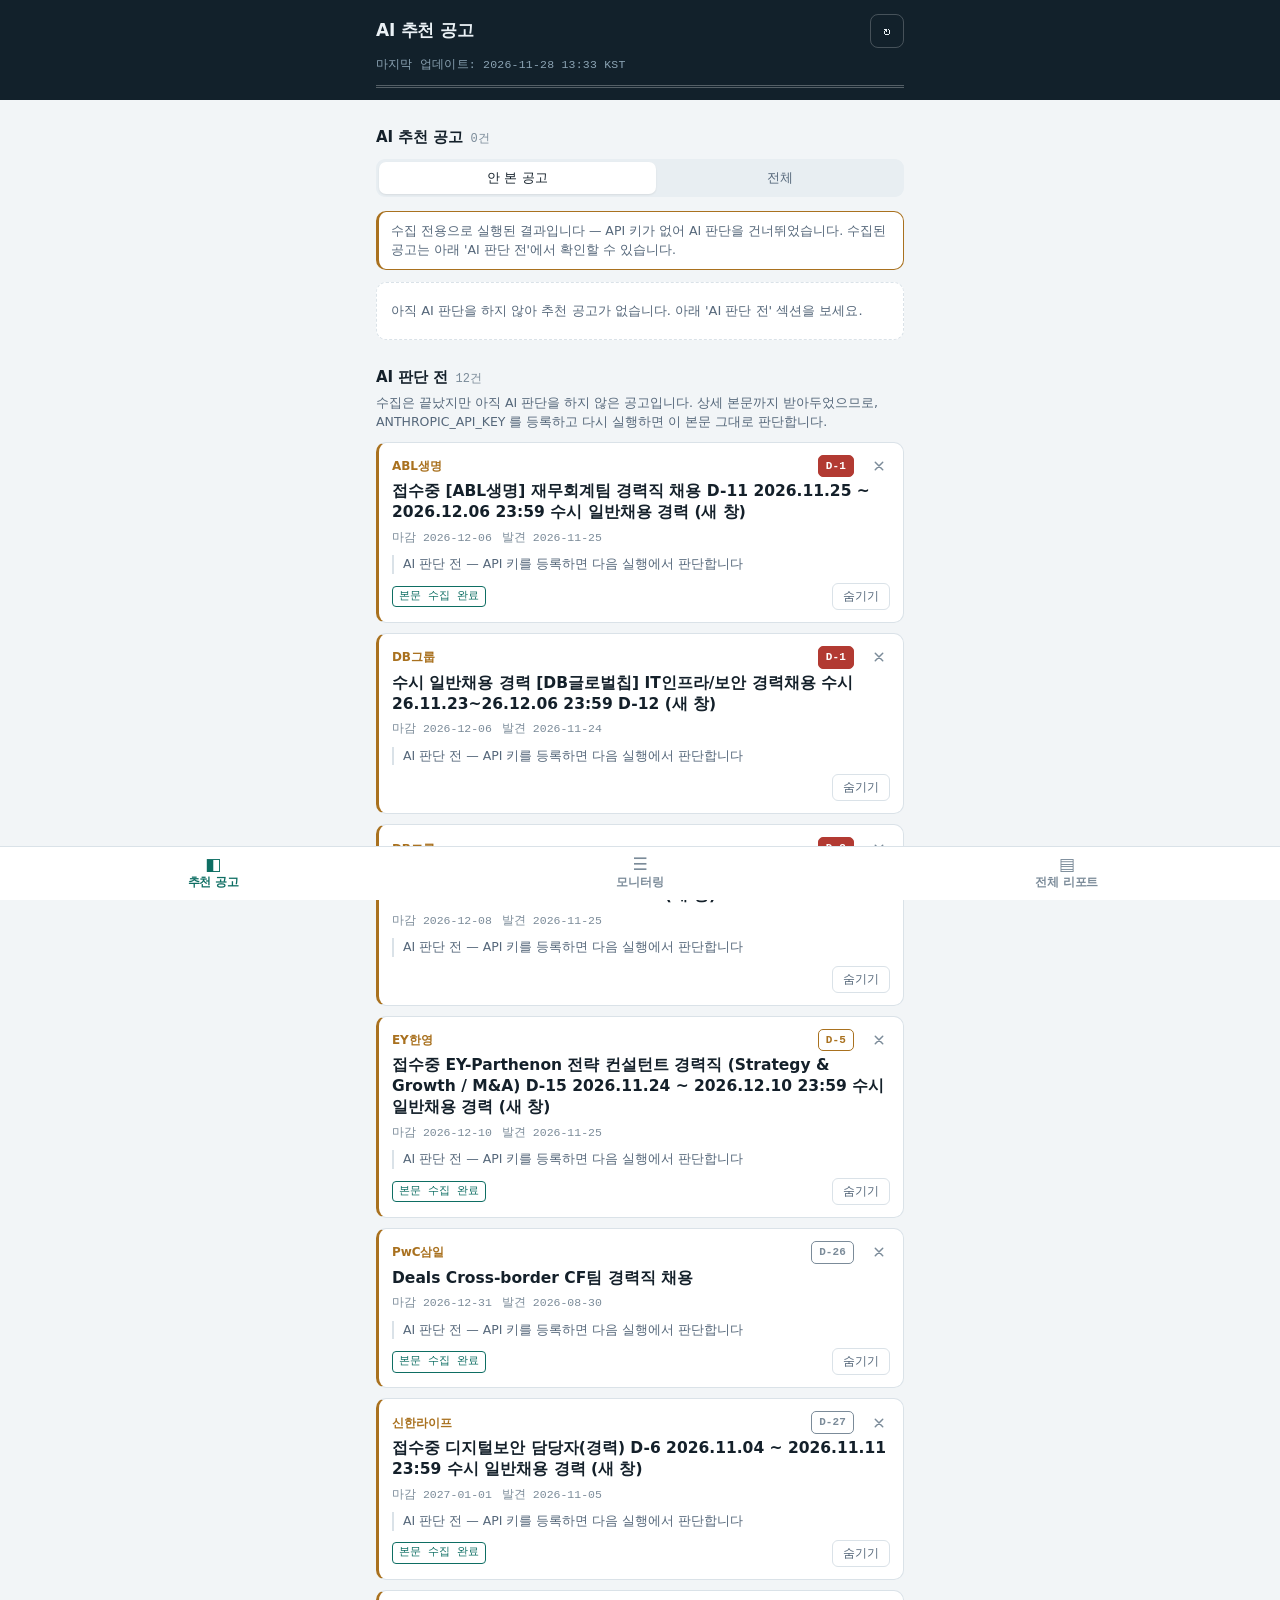
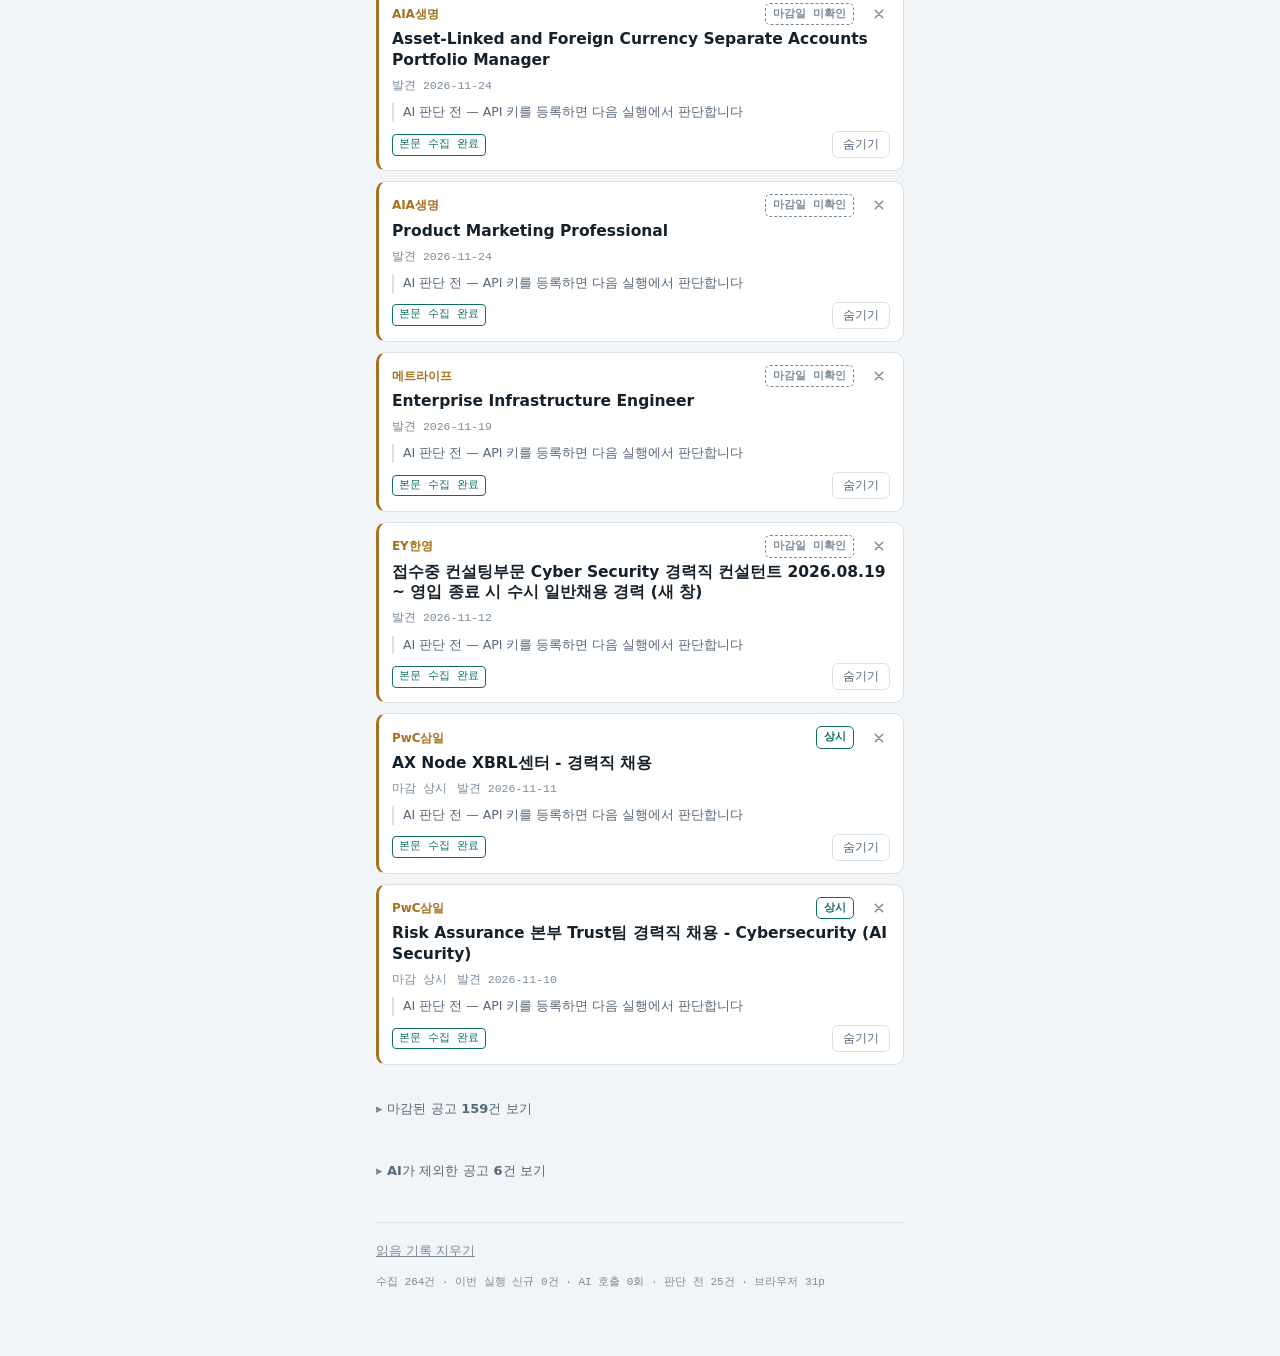
<file: index.html>
<!DOCTYPE html>
<html lang="ko">
<head>
<meta charset="utf-8">
<meta name="viewport" content="width=device-width, initial-scale=1, viewport-fit=cover">
<title>채용공고 모니터</title>
<meta name="description" content="등록한 채용 페이지의 신규 공고를 AI가 프로필과 대조해 걸러줍니다.">
<meta name="theme-color" content="#12212b">
<meta name="color-scheme" content="light dark">
<link rel="manifest" href="manifest.json">
<link rel="icon" href="icons/icon-192.png">
<link rel="apple-touch-icon" href="icons/icon-192.png">
<meta name="apple-mobile-web-app-capable" content="yes">
<meta name="apple-mobile-web-app-status-bar-style" content="black-translucent">
<link rel="stylesheet" href="styles.css">
</head>
<body>

<header class="topbar">
  <div class="wrap">
    <div class="topbar-row">
      <h1 class="brand" id="brandTitle">AI 추천 공고</h1>
      <button id="refreshBtn" class="icon-btn" type="button" aria-label="새로고침">↻</button>
    </div>
    <p class="stamp" id="updatedAt">불러오는 중…</p>
    <div class="rule-double" aria-hidden="true"></div>
  </div>
</header>

<main id="main">

  <!-- ── 탭 1: AI 추천 공고 ─────────────────────────── -->
  <div class="tabpanel wrap" id="panel-jobs" role="tabpanel" aria-labelledby="tab-jobs">

    <section class="section" aria-labelledby="recTitle">
      <div class="section-head">
        <h2 class="section-title" id="recTitle">AI 추천 공고</h2>
        <span class="count" id="recCount">–</span>
      </div>

      <div class="segmented" role="group" aria-label="공고 표시 범위">
        <button type="button" class="seg is-active" data-filter="unseen" aria-pressed="true">안 본 공고</button>
        <button type="button" class="seg" data-filter="all" aria-pressed="false">전체</button>
      </div>

      <p class="notice" id="crawlOnlyNotice" hidden></p>

      <div id="recList" class="cards">
        <p class="loading">공고를 불러오는 중…</p>
      </div>
    </section>

    <section class="section" id="unjudgedSection" hidden aria-labelledby="unjTitle">
      <div class="section-head">
        <h2 class="section-title" id="unjTitle">AI 판단 전</h2>
        <span class="count" id="unjCount">0</span>
      </div>
      <p class="section-note" id="unjNote"></p>
      <div id="unjList" class="cards"></div>
    </section>

    <section class="section" id="pendingSection" hidden aria-labelledby="pendTitle">
      <div class="section-head">
        <h2 class="section-title" id="pendTitle">판단 보류</h2>
        <span class="count" id="pendCount">0</span>
      </div>
      <p class="section-note">AI 호출이 실패해 아직 판정하지 못한 공고입니다. 다음 실행에서 자동으로 다시 판단합니다.</p>
      <div id="pendList" class="cards"></div>
    </section>

    <section class="section">
      <details id="expiredBox">
        <summary class="disclosure">마감된 공고 <span id="expCount">0</span>건 보기</summary>
        <p class="section-note" id="expNote"></p>
        <div id="expList" class="cards cards-compact"></div>
      </details>
    </section>

    <section class="section">
      <details id="rejectedBox">
        <summary class="disclosure">AI가 제외한 공고 <span id="rejCount">0</span>건 보기</summary>
        <div id="rejList" class="cards cards-compact"></div>
      </details>
    </section>

    <footer class="foot">
      <p id="hiddenLine" class="foot-line" hidden></p>
      <button type="button" id="resetSeen" class="link-btn">읽음 기록 지우기</button>
      <p class="foot-meta" id="footMeta"></p>
    </footer>
  </div>

  <!-- ── 탭 2: 모니터링 페이지 ──────────────────────── -->
  <div class="tabpanel wrap" id="panel-sources" role="tabpanel" aria-labelledby="tab-sources" hidden>

    <section class="section">
      <div class="section-head">
        <h2 class="section-title">모니터링 페이지</h2>
        <span class="count" id="srcCount">–</span>
        <span class="spacer"></span>
        <button type="button" id="addSrcBtn" class="add-btn">+ 추가</button>
      </div>
      <p class="section-note">회사명을 누르면 채용 페이지로 바로 이동합니다. 오른쪽 아이콘으로 수정·삭제할 수 있습니다.</p>

      <div id="syncBanner" class="sync-banner" hidden>
        <p class="sync-title" id="syncTitle"></p>
        <p class="sync-body">화면에서 고친 내용은 이 휴대폰에만 저장됩니다. 자동 수집에도 반영하려면
          아래 내용을 <code>config/sources.json</code>에 붙여넣어야 합니다.</p>
        <div class="sync-actions">
          <button type="button" id="copyCfgBtn" class="primary-btn">sources.json 복사</button>
          <a id="ghEditLink" class="ghost-btn" target="_blank" rel="noopener noreferrer" hidden>GitHub에서 붙여넣기 ↗</a>
          <button type="button" id="revertBtn" class="ghost-btn">변경 되돌리기</button>
        </div>
        <textarea id="cfgOut" class="cfg-out" readonly hidden aria-label="sources.json 내용"></textarea>
      </div>

      <ul id="srcList" class="src-list"></ul>
    </section>

  </div>

  <!-- ── 탭 3: 전체 리포트 ─────────────────────────── -->
  <div class="tabpanel wrap" id="panel-report" role="tabpanel" aria-labelledby="tab-report" hidden>
    <section class="section">
      <div class="section-head">
        <h2 class="section-title">전체 리포트</h2>
        <span class="count" id="repCount">–</span>
      </div>
      <p class="section-note">필터를 거치기 전의 <strong>수집된 모든 공고</strong>입니다.
        각 공고가 어느 단계에서 왜 걸러졌는지 그대로 보여줍니다.
        제목을 누르면 원문과 대조할 수 있습니다.</p>

      <div class="tally" id="repTally"></div>
      <div class="chipbar" id="repFilters" role="group" aria-label="상태별 보기"></div>
      <ul id="repList" class="rep-list"></ul>
    </section>

    <section class="section">
      <details id="healthBox">
        <summary class="disclosure">사이트별 수집 상태</summary>
        <div id="healthList" class="health"></div>
      </details>
    </section>
  </div>

</main>

<!-- 하단 탭바 — body 바로 아래 배치. 조상에 transform/filter/will-change 없음 -->
<nav class="tabbar" role="tablist" aria-label="화면 전환">
  <button type="button" class="tabbtn is-active" id="tab-jobs" data-tab="jobs"
          role="tab" aria-selected="true" aria-controls="panel-jobs">
    <span class="tabicon" aria-hidden="true">◧</span>
    <span class="tablabel">추천 공고</span>
    <span class="tabbadge" id="tabBadge" hidden>0</span>
  </button>
  <button type="button" class="tabbtn" id="tab-sources" data-tab="sources"
          role="tab" aria-selected="false" aria-controls="panel-sources">
    <span class="tabicon" aria-hidden="true">☰</span>
    <span class="tablabel">모니터링</span>
    <span class="tabdot" id="tabDot" hidden></span>
  </button>
  <button type="button" class="tabbtn" id="tab-report" data-tab="report"
          role="tab" aria-selected="false" aria-controls="panel-report">
    <span class="tabicon" aria-hidden="true">▤</span>
    <span class="tablabel">전체 리포트</span>
  </button>
</nav>

<!-- 추가/편집 시트 -->
<div class="sheet" id="sheet" hidden role="dialog" aria-modal="true" aria-labelledby="sheetTitle">
  <div class="sheet-backdrop" id="sheetBackdrop"></div>
  <div class="sheet-panel" role="document">
    <h2 class="sheet-title" id="sheetTitle">채용 페이지 추가</h2>

    <label class="field">
      <span class="field-label">회사명</span>
      <input type="text" id="fCompany" class="input" placeholder="예: KB라이프생명" autocomplete="off">
    </label>

    <label class="field">
      <span class="field-label">공고 목록 페이지 주소</span>
      <input type="url" id="fUrl" class="input" placeholder="https://…" inputmode="url" autocomplete="off">
    </label>

    <label class="field">
      <span class="field-label">메모 <span class="opt">선택</span></span>
      <input type="text" id="fMemo" class="input" placeholder="예: 경영전략 직무 위주" autocomplete="off">
    </label>

    <label class="field">
      <span class="field-label">공고 링크 조각 <span class="opt">선택</span></span>
      <input type="text" id="fPattern" class="input" placeholder="예: /recruit/view" autocomplete="off">
      <span class="field-help">공고 하나를 열었을 때 주소에 공통으로 들어가는 부분입니다.
        비워두면 자동 추정하지만, 넣어주면 정확도가 크게 올라갑니다.</span>
    </label>

    <label class="check">
      <input type="checkbox" id="fManual">
      <span>수동 확인 전용 (수집·AI 판단 없이 목록에만 표시)</span>
    </label>

    <p class="sheet-error" id="sheetError" hidden></p>

    <div class="sheet-actions">
      <button type="button" id="sheetSave" class="primary-btn">저장</button>
      <button type="button" id="sheetCancel" class="ghost-btn">취소</button>
      <span class="spacer"></span>
      <button type="button" id="sheetDelete" class="danger-btn" hidden>삭제</button>
    </div>
  </div>
</div>

<div class="toast" id="toast" hidden></div>

<!-- 자가진단: 주소 끝에 ?debug=1 을 붙이면 켜집니다 -->
<div class="debug" id="debugPanel" hidden></div>

<script src="app.js"></script>
</body>
</html>
</file>
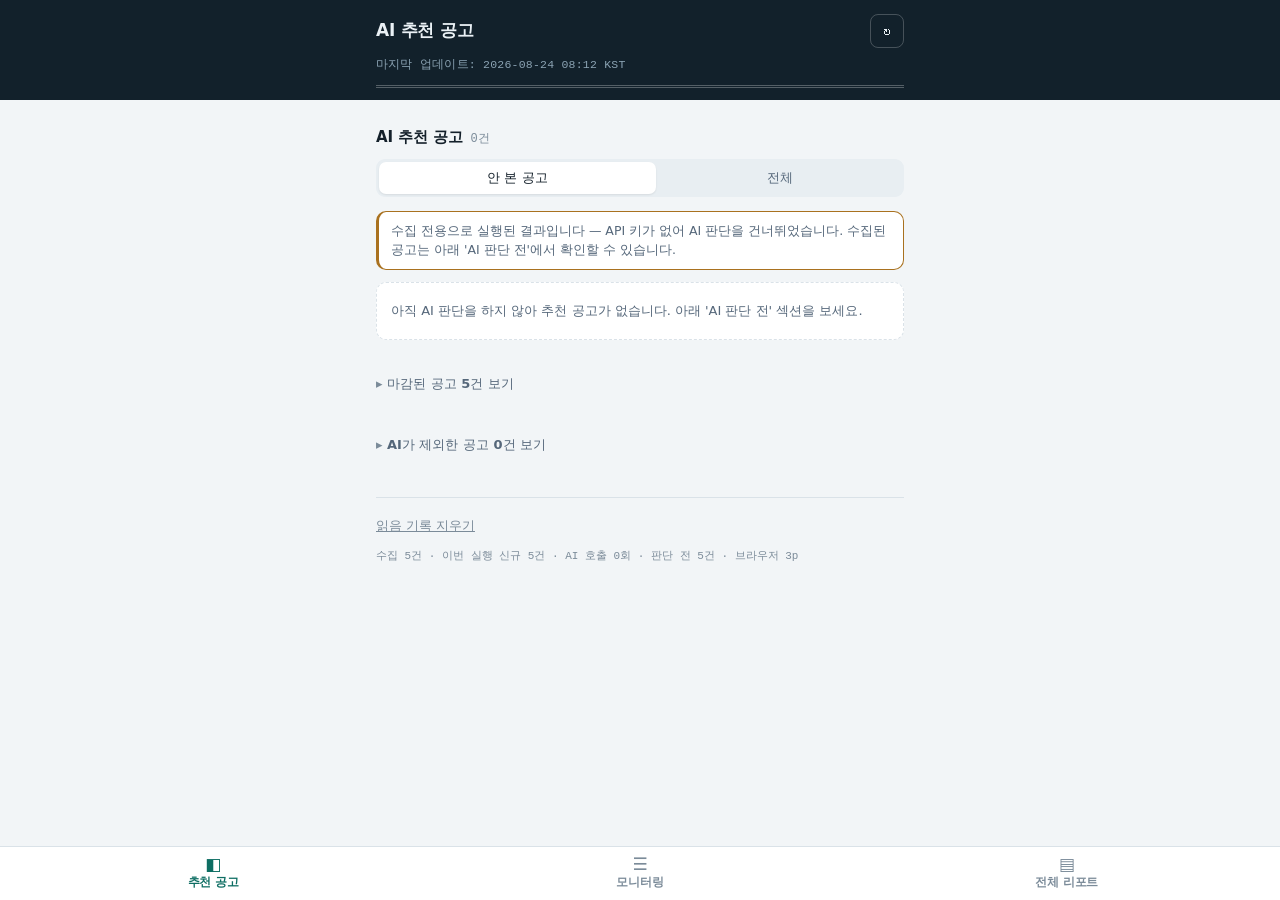
<file: preview-crawl.html>
<!DOCTYPE html>
<html lang="ko">
<head>
<meta charset="utf-8">
<meta name="viewport" content="width=device-width, initial-scale=1, viewport-fit=cover">
<title>채용공고 모니터 — 화면 미리보기</title>
<meta name="description" content="등록한 채용 페이지의 신규 공고를 AI가 프로필과 대조해 걸러줍니다.">
<meta name="theme-color" content="#12212b">
<meta name="color-scheme" content="light dark">
<meta name="apple-mobile-web-app-capable" content="yes">
<meta name="apple-mobile-web-app-status-bar-style" content="black-translucent">
<style>
/* ─────────────────────────────────────────────────────────────
   채용공고 모니터 — 언더라이팅 심사표를 모티프로 한 화면
   모바일 안전 규칙:
     · 100dvh 사용 (100vh는 폴백으로만)
     · html/body 에 overflow-x:hidden 명시
     · position:sticky 미사용. fixed는 하단 탭바/시트/토스트에만 쓰며
       모두 body 바로 아래 형제이고, 조상 어디에도 transform·filter·
       perspective·will-change 를 걸지 않는다 (전체 파일에서 미사용)
     · 텍스트가 들어가는 모든 행은 flex-wrap
   ───────────────────────────────────────────────────────────── */

*, *::before, *::after { box-sizing: border-box; }

:root {
  --bg:        #f2f5f7;
  --card:      #ffffff;
  --ink:       #14202a;
  --ink-2:     #55677a;
  --ink-3:     #7b8b99;
  --line:      #dae2e8;
  --line-soft: #e8eef2;
  --band-fit:  #0e6e63;
  --band-pend: #a9711f;
  --band-rej:  #9aa8b3;
  --urgent:    #b23a32;
  --header:    #12212b;
  --header-ink:#eaf1f5;
  --header-dim:#8ba3b3;

  --sans: "Pretendard Variable", Pretendard, -apple-system, BlinkMacSystemFont,
          "Apple SD Gothic Neo", "Segoe UI", "Malgun Gothic", system-ui, sans-serif;
  --mono: ui-monospace, SFMono-Regular, "SF Mono", Menlo, Consolas,
          "Liberation Mono", monospace;

  --radius: 10px;
}

@media (prefers-color-scheme: dark) {
  :root {
    --bg:        #0d1620;
    --card:      #14212c;
    --ink:       #e6edf2;
    --ink-2:     #98aab8;
    --ink-3:     #71879a;
    --line:      #223442;
    --line-soft: #1b2b37;
    --band-fit:  #3fb3a1;
    --band-pend: #d3a05a;
    --band-rej:  #4a5d6c;
    --urgent:    #e0736a;
    --header:    #0a121a;
    --header-ink:#e6edf2;
    --header-dim:#7d95a6;
  }
}

html, body {
  max-width: 100%;
  overflow-x: hidden;
}

html { -webkit-text-size-adjust: 100%; }

body {
  margin: 0;
  min-height: 100vh;
  min-height: 100dvh;
  background: var(--bg);
  color: var(--ink);
  font-family: var(--sans);
  font-size: 15px;
  line-height: 1.5;
  -webkit-font-smoothing: antialiased;
  padding-bottom: calc(24px + env(safe-area-inset-bottom));
}

img, svg { max-width: 100%; height: auto; }

.wrap {
  width: 100%;
  max-width: 560px;
  margin-left: auto;
  margin-right: auto;
  padding-left: 16px;
  padding-right: 16px;
}

/* ── 헤더 ───────────────────────────────────────────────── */

.topbar {
  background: var(--header);
  color: var(--header-ink);
  padding-top: calc(14px + env(safe-area-inset-top));
  padding-bottom: 12px;
}

.topbar-row {
  display: flex;
  flex-wrap: wrap;
  align-items: baseline;
  justify-content: space-between;
  gap: 8px;
}

.brand {
  margin: 0;
  font-size: 17px;
  font-weight: 650;
  letter-spacing: -0.015em;
  overflow-wrap: anywhere;
}

.icon-btn {
  flex: none;
  background: transparent;
  border: 1px solid rgba(255, 255, 255, 0.22);
  color: var(--header-ink);
  border-radius: 8px;
  width: 34px;
  height: 34px;
  font-size: 16px;
  line-height: 1;
  cursor: pointer;
}
.icon-btn:active { background: rgba(255, 255, 255, 0.12); }
.icon-btn.is-spinning { opacity: 0.5; }

.stamp {
  margin: 8px 0 0;
  font-family: var(--mono);
  font-size: 11.5px;
  letter-spacing: 0.02em;
  color: var(--header-dim);
  overflow-wrap: anywhere;
}

/* 회계 장부의 합계 이중 괘선 */
.rule-double {
  margin-top: 12px;
  height: 3px;
  border-top: 1px solid rgba(255, 255, 255, 0.28);
  border-bottom: 1px solid rgba(255, 255, 255, 0.28);
}

/* ── 섹션 ───────────────────────────────────────────────── */

.section { margin-top: 26px; }

.section-head {
  display: flex;
  flex-wrap: wrap;
  align-items: baseline;
  gap: 8px;
  margin-bottom: 6px;
}

.section-title {
  margin: 0;
  font-size: 15px;
  font-weight: 650;
  letter-spacing: -0.01em;
}

.count {
  font-family: var(--mono);
  font-size: 12px;
  color: var(--ink-3);
}

.section-note {
  margin: 0 0 10px;
  font-size: 12.5px;
  color: var(--ink-2);
  overflow-wrap: anywhere;
}

/* ── 세그먼트 토글 ──────────────────────────────────────── */

.segmented {
  display: flex;
  flex-wrap: wrap;
  gap: 4px;
  padding: 3px;
  background: var(--line-soft);
  border-radius: 9px;
  margin: 10px 0 14px;
}

.seg {
  flex: 1 1 auto;
  min-width: 90px;
  border: 0;
  background: transparent;
  color: var(--ink-2);
  font-family: inherit;
  font-size: 13px;
  font-weight: 550;
  padding: 7px 10px;
  border-radius: 7px;
  cursor: pointer;
}

.seg.is-active {
  background: var(--card);
  color: var(--ink);
  box-shadow: 0 1px 2px rgba(0, 0, 0, 0.08);
}

/* ── 공고 카드 ──────────────────────────────────────────── */

.cards { display: flex; flex-direction: column; gap: 10px; }

.card {
  background: var(--card);
  border: 1px solid var(--line);
  border-left: 3px solid var(--band-rej);
  border-radius: var(--radius);
  padding: 12px 13px;
  transition: opacity 0.25s ease, background 0.2s ease;
}

.card.grade-fit  { border-left-color: var(--band-fit); }
.card.grade-pend { border-left-color: var(--band-pend); }
.card.grade-rej  { border-left-color: var(--band-rej); }

.card.is-read { opacity: 0.55; }

.card-top {
  display: flex;
  flex-wrap: wrap;
  align-items: baseline;
  gap: 6px 8px;
  margin-bottom: 4px;
}

.company {
  font-size: 12px;
  font-weight: 600;
  color: var(--band-fit);
  letter-spacing: -0.01em;
  overflow-wrap: anywhere;
}
.card.grade-pend .company { color: var(--band-pend); }
.card.grade-rej  .company { color: var(--ink-3); }

.job-title {
  display: block;
  font-size: 15.5px;
  font-weight: 600;
  line-height: 1.35;
  color: var(--ink);
  text-decoration: none;
  overflow-wrap: anywhere;
  word-break: break-word;
}
.job-title:hover { text-decoration: underline; }

.meta {
  display: flex;
  flex-wrap: wrap;
  gap: 4px 10px;
  margin-top: 6px;
  font-family: var(--mono);
  font-size: 11.5px;
  color: var(--ink-3);
}
.meta .urgent { color: var(--urgent); font-weight: 600; }

/* AI 판단 메모 — 심사 코멘트처럼 */
.reason {
  margin: 9px 0 0;
  padding-left: 9px;
  border-left: 2px solid var(--line);
  font-size: 12.5px;
  line-height: 1.5;
  color: var(--ink-2);
  overflow-wrap: anywhere;
}

.chips {
  display: flex;
  flex-wrap: wrap;
  gap: 6px;
  margin-top: 9px;
  align-items: center;
}

.chip {
  font-family: var(--mono);
  font-size: 10.5px;
  letter-spacing: 0.02em;
  padding: 2px 6px;
  border-radius: 4px;
  border: 1px solid var(--line);
  color: var(--ink-3);
  white-space: nowrap;
}
.chip.warn { color: var(--band-pend); border-color: var(--band-pend); }
.chip.read { color: var(--band-fit); border-color: var(--band-fit); }

.spacer { flex: 1 1 auto; min-width: 0; }

.ghost-btn {
  flex: none;
  background: transparent;
  border: 1px solid var(--line);
  color: var(--ink-2);
  font-family: inherit;
  font-size: 12px;
  padding: 4px 10px;
  border-radius: 6px;
  cursor: pointer;
}
.ghost-btn:active { background: var(--line-soft); }

.cards-compact .card { padding: 9px 11px; }
.cards-compact .job-title { font-size: 14px; }

/* ── 모니터링 페이지 목록 ───────────────────────────────── */

.src-list { list-style: none; margin: 0; padding: 0; }

.src-item {
  border-bottom: 1px solid var(--line-soft);
}
.src-item:last-child { border-bottom: 0; }

.src-link {
  display: flex;
  flex-wrap: wrap;
  align-items: baseline;
  gap: 4px 8px;
  padding: 11px 2px;
  color: var(--ink);
  text-decoration: none;
}

.src-name { font-size: 14px; font-weight: 600; overflow-wrap: anywhere; }
.src-memo {
  flex: 1 1 100%;
  font-size: 12px;
  color: var(--ink-3);
  overflow-wrap: anywhere;
}
.src-arrow { flex: none; color: var(--ink-3); font-size: 13px; }

/* ── 수집 상태 ──────────────────────────────────────────── */

.disclosure {
  cursor: pointer;
  font-size: 13px;
  font-weight: 550;
  color: var(--ink-2);
  padding: 8px 0;
  list-style: none;
}
.disclosure::-webkit-details-marker { display: none; }
.disclosure::before { content: "▸ "; color: var(--ink-3); }
details[open] > .disclosure::before { content: "▾ "; }

.health { display: flex; flex-direction: column; gap: 8px; margin-top: 4px; }

.health-row {
  display: flex;
  flex-wrap: wrap;
  gap: 4px 8px;
  align-items: baseline;
  padding: 9px 11px;
  background: var(--card);
  border: 1px solid var(--line);
  border-radius: 8px;
  font-size: 12.5px;
}
.health-name { font-weight: 600; overflow-wrap: anywhere; }
.health-nums { font-family: var(--mono); font-size: 11.5px; color: var(--ink-3); }
.health-note {
  flex: 1 1 100%;
  font-size: 12px;
  color: var(--band-pend);
  overflow-wrap: anywhere;
}
.health-ok { color: var(--band-fit); }
.health-bad { color: var(--urgent); }

/* ── 상태/푸터 ──────────────────────────────────────────── */

.loading, .empty {
  margin: 0;
  padding: 18px 14px;
  background: var(--card);
  border: 1px dashed var(--line);
  border-radius: var(--radius);
  font-size: 13px;
  color: var(--ink-2);
  overflow-wrap: anywhere;
}

.foot {
  margin-top: 34px;
  padding-top: 16px;
  border-top: 1px solid var(--line);
}

.foot-line { margin: 0 0 8px; font-size: 12.5px; color: var(--ink-2); overflow-wrap: anywhere; }

.link-btn {
  background: none;
  border: 0;
  padding: 0;
  font-family: inherit;
  font-size: 12.5px;
  color: var(--ink-3);
  text-decoration: underline;
  cursor: pointer;
}

.foot-meta {
  margin: 12px 0 0;
  font-family: var(--mono);
  font-size: 11px;
  color: var(--ink-3);
  overflow-wrap: anywhere;
}

/* ── 접근성 ─────────────────────────────────────────────── */

a:focus-visible, button:focus-visible, summary:focus-visible {
  outline: 2px solid var(--band-fit);
  outline-offset: 2px;
  border-radius: 4px;
}

@media (prefers-reduced-motion: reduce) {
  * { animation: none !important; transition: none !important; }
}

/* 아주 좁은 화면(320px대) 대비 */
@media (max-width: 360px) {
  body { font-size: 14.5px; }
  .job-title { font-size: 15px; }
  .seg { min-width: 0; }
}

.health-dim { color: var(--ink-3); }
.src-link .chip { flex: none; }

/* ═══════════════════════════════════════════════════════════
   탭 / 편집 / 자가진단  (2차 개편)
   ═══════════════════════════════════════════════════════════ */

/* 하단 탭바 만큼 본문 아래 여백 확보 */
body {
  padding-bottom: calc(66px + env(safe-area-inset-bottom));
}

.tabpanel { display: block; }
.tabpanel[hidden] { display: none; }

/* ── 하단 탭바 ──────────────────────────────────────────── */
/* body 바로 아래 형제로 배치. 조상 어디에도 transform/filter/
   perspective/will-change 를 걸지 않는다 (걸면 fixed가 깨짐). */
.tabbar {
  position: fixed;
  left: 0;
  right: 0;
  bottom: 0;
  z-index: 30;
  display: flex;
  width: 100%;
  max-width: 100%;
  background: var(--card);
  border-top: 1px solid var(--line);
  padding-bottom: env(safe-area-inset-bottom);
}

.tabbtn {
  position: relative;
  flex: 1 1 50%;
  min-width: 0;
  display: flex;
  flex-direction: column;
  align-items: center;
  justify-content: center;
  gap: 2px;
  padding: 9px 4px 10px;
  border: 0;
  background: transparent;
  color: var(--ink-3);
  font-family: inherit;
  cursor: pointer;
}

.tabbtn.is-active { color: var(--band-fit); }

.tabicon { font-size: 17px; line-height: 1; }

.tablabel {
  font-size: 11.5px;
  font-weight: 600;
  letter-spacing: -0.01em;
  max-width: 100%;
  overflow: hidden;
  text-overflow: ellipsis;
  white-space: nowrap;
}

.tabbadge {
  position: absolute;
  top: 5px;
  left: 50%;
  margin-left: 8px;
  min-width: 17px;
  padding: 0 4px;
  border-radius: 9px;
  background: var(--band-fit);
  color: #fff;
  font-family: var(--mono);
  font-size: 10px;
  line-height: 17px;
  text-align: center;
}

.tabdot {
  position: absolute;
  top: 9px;
  left: 50%;
  margin-left: 9px;
  width: 7px;
  height: 7px;
  border-radius: 50%;
  background: var(--band-pend);
}

/* ── 모니터링 목록: 이동 영역과 조작 버튼 분리 ──────────── */

.src-item {
  display: flex;
  flex-wrap: nowrap;
  align-items: stretch;
  gap: 2px;
  border-bottom: 1px solid var(--line-soft);
}

.src-link {
  flex: 1 1 auto;
  min-width: 0;
  display: flex;
  flex-wrap: wrap;
  align-items: baseline;
  gap: 4px 8px;
  padding: 12px 4px 12px 2px;
  color: var(--ink);
  text-decoration: none;
}

.src-actions {
  flex: 0 0 auto;
  display: flex;
  align-items: center;
  gap: 2px;
}

.act-btn {
  width: 38px;
  height: 38px;
  flex: none;
  display: flex;
  align-items: center;
  justify-content: center;
  border: 0;
  background: transparent;
  color: var(--ink-2);
  line-height: 1;
  border-radius: 8px;
  cursor: pointer;
}
.act-btn svg { display: block; }
.act-btn:active { background: var(--line-soft); color: var(--ink); }

.src-flag {
  font-family: var(--mono);
  font-size: 10px;
  padding: 1px 5px;
  border-radius: 4px;
  border: 1px solid currentColor;
  white-space: nowrap;
}
.src-flag.added   { color: var(--band-fit); }
.src-flag.edited  { color: var(--band-pend); }

.add-btn {
  flex: none;
  border: 1px solid var(--band-fit);
  background: transparent;
  color: var(--band-fit);
  font-family: inherit;
  font-size: 12.5px;
  font-weight: 600;
  padding: 5px 11px;
  border-radius: 7px;
  cursor: pointer;
}
.add-btn:active { background: var(--line-soft); }

/* ── 동기화 안내 배너 ───────────────────────────────────── */

.sync-banner {
  background: var(--card);
  border: 1px solid var(--band-pend);
  border-left-width: 3px;
  border-radius: var(--radius);
  padding: 11px 12px;
  margin-bottom: 14px;
}

.sync-title {
  margin: 0 0 5px;
  font-size: 12.5px;
  font-weight: 650;
  color: var(--band-pend);
  overflow-wrap: anywhere;
}

.sync-body {
  margin: 0 0 10px;
  font-size: 12px;
  line-height: 1.5;
  color: var(--ink-2);
  overflow-wrap: anywhere;
}
.sync-body code {
  font-family: var(--mono);
  font-size: 11.5px;
  overflow-wrap: anywhere;
}

.sync-actions {
  display: flex;
  flex-wrap: wrap;
  gap: 6px;
  align-items: center;
}

.cfg-out {
  display: block;
  width: 100%;
  max-width: 100%;
  margin-top: 10px;
  min-height: 120px;
  padding: 8px;
  border: 1px solid var(--line);
  border-radius: 8px;
  background: var(--bg);
  color: var(--ink-2);
  font-family: var(--mono);
  font-size: 11px;
  line-height: 1.45;
  resize: vertical;
}

/* ── 버튼 ───────────────────────────────────────────────── */

.primary-btn {
  flex: none;
  border: 1px solid var(--band-fit);
  background: var(--band-fit);
  color: #fff;
  font-family: inherit;
  font-size: 12.5px;
  font-weight: 600;
  padding: 7px 13px;
  border-radius: 7px;
  cursor: pointer;
}
.primary-btn:active { opacity: 0.85; }

.danger-btn {
  flex: none;
  border: 1px solid var(--urgent);
  background: transparent;
  color: var(--urgent);
  font-family: inherit;
  font-size: 12.5px;
  padding: 6px 12px;
  border-radius: 7px;
  cursor: pointer;
}

a.ghost-btn { text-decoration: none; display: inline-block; }

/* ── 추가/편집 시트 ─────────────────────────────────────── */

.sheet {
  position: fixed;
  inset: 0;
  z-index: 60;
  display: flex;
  align-items: flex-end;
  justify-content: center;
}
.sheet[hidden] { display: none; }

.sheet-backdrop {
  position: absolute;
  inset: 0;
  background: rgba(8, 16, 22, 0.55);
}

.sheet-panel {
  position: relative;
  width: 100%;
  max-width: 560px;
  max-height: 92dvh;
  overflow-y: auto;
  overflow-x: hidden;
  background: var(--card);
  border-radius: 14px 14px 0 0;
  border-top: 1px solid var(--line);
  padding: 16px 16px calc(18px + env(safe-area-inset-bottom));
}

.sheet-title {
  margin: 0 0 14px;
  font-size: 16px;
  font-weight: 650;
  overflow-wrap: anywhere;
}

.field { display: block; margin-bottom: 13px; }

.field-label {
  display: block;
  font-size: 12.5px;
  font-weight: 600;
  color: var(--ink-2);
  margin-bottom: 5px;
}
.field-label .opt { font-weight: 400; color: var(--ink-3); }

.input {
  display: block;
  width: 100%;
  max-width: 100%;
  padding: 10px 11px;
  border: 1px solid var(--line);
  border-radius: 8px;
  background: var(--bg);
  color: var(--ink);
  font-family: inherit;
  font-size: 16px; /* iOS 자동 확대 방지 */
  line-height: 1.4;
}
.input:focus { outline: 2px solid var(--band-fit); outline-offset: 1px; }

.field-help {
  display: block;
  margin-top: 5px;
  font-size: 11.5px;
  line-height: 1.45;
  color: var(--ink-3);
  overflow-wrap: anywhere;
}

.check {
  display: flex;
  flex-wrap: wrap;
  align-items: flex-start;
  gap: 8px;
  margin: 4px 0 14px;
  font-size: 12.5px;
  color: var(--ink-2);
}
.check input { flex: none; width: 18px; height: 18px; margin: 0; }
.check span { flex: 1 1 0; min-width: 0; overflow-wrap: anywhere; }

.sheet-error {
  margin: 0 0 10px;
  font-size: 12.5px;
  color: var(--urgent);
  overflow-wrap: anywhere;
}

.sheet-actions {
  display: flex;
  flex-wrap: wrap;
  align-items: center;
  gap: 6px;
}

/* ── 토스트 ─────────────────────────────────────────────── */

.toast {
  position: fixed;
  left: 12px;
  right: 12px;
  bottom: calc(78px + env(safe-area-inset-bottom));
  z-index: 70;
  max-width: 536px;
  margin: 0 auto;
  padding: 10px 13px;
  border-radius: 9px;
  background: var(--header);
  color: var(--header-ink);
  font-size: 12.5px;
  line-height: 1.45;
  text-align: center;
  overflow-wrap: anywhere;
}
.toast[hidden] { display: none; }

/* ── 자가진단 패널 (?debug=1) ───────────────────────────── */

.debug {
  position: fixed;
  left: 0;
  right: 0;
  top: 0;
  z-index: 90;
  max-height: 45dvh;
  overflow: auto;
  padding: 8px 10px;
  background: #10181f;
  color: #d8ffe6;
  font-family: var(--mono);
  font-size: 10.5px;
  line-height: 1.5;
  border-bottom: 2px solid #2f8f6f;
  overflow-wrap: anywhere;
}
.debug[hidden] { display: none; }
.debug .bad { color: #ff9d92; }
.debug .ok { color: #7fe3b8; }
.debug h3 { margin: 0 0 4px; font-size: 11px; color: #fff; }
.debug ul { margin: 4px 0 0; padding-left: 16px; }

@media (max-width: 360px) {
  .tablabel { font-size: 11px; }
  .sync-actions .primary-btn,
  .sync-actions .ghost-btn { font-size: 12px; padding: 6px 10px; }
}

/* No. 컬럼 */
.src-no {
  flex: 0 0 auto;
  align-self: flex-start;
  min-width: 20px;
  padding-top: 13px;
  font-family: var(--mono);
  font-size: 11.5px;
  color: var(--ink-3);
  text-align: right;
}

/* 목록 URL이 잘못 걸린 카드는 눈에 띄게 표시 */
.card[data-list-url="1"] .job-title::after {
  content: " ⚠ 목록 페이지 링크";
  font-family: var(--mono);
  font-size: 10.5px;
  color: var(--urgent);
  white-space: nowrap;
}

/* 토스트 안 실행취소 버튼 */
.toast {
  display: flex;
  flex-wrap: wrap;
  align-items: center;
  justify-content: center;
  gap: 6px 12px;
}
.toast-msg { flex: 1 1 auto; min-width: 0; text-align: left; }
.toast-action {
  flex: none;
  border: 1px solid rgba(255, 255, 255, 0.35);
  background: transparent;
  color: var(--header-ink);
  font-family: inherit;
  font-size: 12px;
  font-weight: 600;
  padding: 5px 11px;
  border-radius: 7px;
  cursor: pointer;
}
.toast-action:active { background: rgba(255, 255, 255, 0.14); }

/* 자체 확인창 */
.confirm-panel { border-radius: 14px 14px 0 0; }
.confirm-panel .sync-body { margin-bottom: 14px; }

/* 수집 전용 실행 안내 */
.notice {
  margin: 0 0 12px;
  padding: 10px 12px;
  border: 1px solid var(--band-pend);
  border-left-width: 3px;
  border-radius: var(--radius);
  background: var(--card);
  font-size: 12.5px;
  line-height: 1.5;
  color: var(--ink-2);
  overflow-wrap: anywhere;
}
.notice[hidden] { display: none; }

/* ── 마감일 배지 ─────────────────────────────────────────── */

.dday {
  flex: none;
  font-family: var(--mono);
  font-size: 11px;
  font-weight: 600;
  letter-spacing: 0.01em;
  padding: 2px 7px;
  border-radius: 5px;
  border: 1px solid currentColor;
  white-space: nowrap;
}
.dday.d-urgent { color: #fff; background: var(--urgent); border-color: var(--urgent); }
.dday.d-soon   { color: var(--band-pend); }
.dday.d-far    { color: var(--ink-3); }
.dday.d-open   { color: var(--band-fit); }
.dday.d-none   { color: var(--ink-3); border-style: dashed; }
.dday.d-over   { color: var(--ink-3); border-style: dashed; }

/* 카드 우측 상단 삭제 버튼 */
.act-btn.card-del {
  width: 30px;
  height: 30px;
  margin: -4px -4px -4px 2px;
  color: var(--ink-3);
}
.act-btn.card-del svg { width: 14px; height: 14px; }

.card-top { align-items: center; }

/* 마감 섹션의 카드는 흐리게 */
#expList .card { opacity: 0.72; }

/* ── 전체 리포트 탭 ─────────────────────────────────────── */

.tally {
  display: flex;
  flex-wrap: wrap;
  gap: 6px;
  margin-bottom: 12px;
}

.tally-cell {
  flex: 1 1 88px;
  min-width: 0;
  display: flex;
  flex-direction: column;
  align-items: center;
  gap: 2px;
  padding: 8px 4px;
  background: var(--card);
  border: 1px solid var(--line);
  border-radius: 8px;
}

.tally-num { font-family: var(--mono); font-size: 16px; font-weight: 650; }
.tally-label {
  font-size: 10.5px;
  color: var(--ink-3);
  text-align: center;
  overflow-wrap: anywhere;
}

.chipbar {
  display: flex;
  flex-wrap: wrap;
  gap: 5px;
  margin-bottom: 12px;
}

.fchip {
  flex: none;
  max-width: 100%;
  border: 1px solid var(--line);
  background: var(--card);
  color: var(--ink-2);
  font-family: inherit;
  font-size: 11.5px;
  padding: 5px 9px;
  border-radius: 14px;
  cursor: pointer;
  overflow-wrap: anywhere;
}
.fchip.is-active {
  background: var(--band-fit);
  border-color: var(--band-fit);
  color: #fff;
  font-weight: 600;
}

.rep-list { list-style: none; margin: 0; padding: 0; display: flex; flex-direction: column; gap: 8px; }

.rep-row {
  background: var(--card);
  border: 1px solid var(--line);
  border-left: 3px solid var(--line);
  border-radius: 9px;
  padding: 10px 11px;
}

.rep-head {
  display: flex;
  flex-wrap: wrap;
  align-items: center;
  gap: 4px 7px;
  margin-bottom: 3px;
}

.rep-no { font-family: var(--mono); font-size: 11px; color: var(--ink-3); }
.rep-company { font-size: 11.5px; font-weight: 600; color: var(--ink-2); overflow-wrap: anywhere; }

.rep-status {
  flex: none;
  font-family: var(--mono);
  font-size: 10.5px;
  font-weight: 600;
  padding: 2px 7px;
  border-radius: 4px;
  white-space: nowrap;
}
.rep-status.ok   { color: #fff; background: var(--band-fit); }
.rep-status.wait { color: #fff; background: var(--band-pend); }
.rep-status.out  { color: var(--ink-3); border: 1px solid var(--line); }

.rep-title {
  display: block;
  font-size: 14px;
  font-weight: 600;
  line-height: 1.35;
  color: var(--ink);
  text-decoration: none;
  overflow-wrap: anywhere;
  word-break: break-word;
}
.rep-title:hover { text-decoration: underline; }

.rep-meta {
  display: flex;
  flex-wrap: wrap;
  gap: 3px 8px;
  margin-top: 5px;
  font-family: var(--mono);
  font-size: 10.5px;
  color: var(--ink-3);
}
.rep-stage { color: var(--band-pend); }

.rep-reason {
  margin: 6px 0 0;
  padding-left: 8px;
  border-left: 2px solid var(--line);
  font-size: 12px;
  line-height: 1.45;
  color: var(--ink-2);
  overflow-wrap: anywhere;
}

.rep-url {
  display: block;
  margin-top: 6px;
  font-family: var(--mono);
  font-size: 10.5px;
  color: var(--ink-3);
  overflow-wrap: anywhere;
  word-break: break-all;
}

.rep-row:has(.rep-status.ok)   { border-left-color: var(--band-fit); }
.rep-row:has(.rep-status.wait) { border-left-color: var(--band-pend); }

/* 탭 3개 대응 */
.tabbtn { flex: 1 1 33.333%; }
@media (max-width: 360px) {
  .tablabel { font-size: 10.5px; }
  .tally-cell { flex: 1 1 72px; }
}

.health-samples { flex: 1 1 100%; margin-top: 6px; }
.health-samples .disclosure { font-size: 11.5px; padding: 4px 0; }
.sample-row { padding: 4px 0 4px 10px; border-left: 2px solid var(--line); margin-bottom: 3px; }
.sample-title { font-size: 11.5px; color: var(--ink-2); overflow-wrap: anywhere; }

</style>
</head>
<body>

<header class="topbar">
  <div class="wrap">
    <div class="topbar-row">
      <h1 class="brand" id="brandTitle">AI 추천 공고</h1>
      <button id="refreshBtn" class="icon-btn" type="button" aria-label="새로고침">↻</button>
    </div>
    <p class="stamp" id="updatedAt">불러오는 중…</p>
    <div class="rule-double" aria-hidden="true"></div>
  </div>
</header>

<main id="main">

  <!-- ── 탭 1: AI 추천 공고 ─────────────────────────── -->
  <div class="tabpanel wrap" id="panel-jobs" role="tabpanel" aria-labelledby="tab-jobs">

    <section class="section" aria-labelledby="recTitle">
      <div class="section-head">
        <h2 class="section-title" id="recTitle">AI 추천 공고</h2>
        <span class="count" id="recCount">–</span>
      </div>

      <div class="segmented" role="group" aria-label="공고 표시 범위">
        <button type="button" class="seg is-active" data-filter="unseen" aria-pressed="true">안 본 공고</button>
        <button type="button" class="seg" data-filter="all" aria-pressed="false">전체</button>
      </div>

      <p class="notice" id="crawlOnlyNotice" hidden></p>

      <div id="recList" class="cards">
        <p class="loading">공고를 불러오는 중…</p>
      </div>
    </section>

    <section class="section" id="unjudgedSection" hidden aria-labelledby="unjTitle">
      <div class="section-head">
        <h2 class="section-title" id="unjTitle">AI 판단 전</h2>
        <span class="count" id="unjCount">0</span>
      </div>
      <p class="section-note" id="unjNote"></p>
      <div id="unjList" class="cards"></div>
    </section>

    <section class="section" id="pendingSection" hidden aria-labelledby="pendTitle">
      <div class="section-head">
        <h2 class="section-title" id="pendTitle">판단 보류</h2>
        <span class="count" id="pendCount">0</span>
      </div>
      <p class="section-note">AI 호출이 실패해 아직 판정하지 못한 공고입니다. 다음 실행에서 자동으로 다시 판단합니다.</p>
      <div id="pendList" class="cards"></div>
    </section>

    <section class="section">
      <details id="expiredBox">
        <summary class="disclosure">마감된 공고 <span id="expCount">0</span>건 보기</summary>
        <p class="section-note" id="expNote"></p>
        <div id="expList" class="cards cards-compact"></div>
      </details>
    </section>

    <section class="section">
      <details id="rejectedBox">
        <summary class="disclosure">AI가 제외한 공고 <span id="rejCount">0</span>건 보기</summary>
        <div id="rejList" class="cards cards-compact"></div>
      </details>
    </section>

    <footer class="foot">
      <p id="hiddenLine" class="foot-line" hidden></p>
      <button type="button" id="resetSeen" class="link-btn">읽음 기록 지우기</button>
      <p class="foot-meta" id="footMeta"></p>
    </footer>
  </div>

  <!-- ── 탭 2: 모니터링 페이지 ──────────────────────── -->
  <div class="tabpanel wrap" id="panel-sources" role="tabpanel" aria-labelledby="tab-sources" hidden>

    <section class="section">
      <div class="section-head">
        <h2 class="section-title">모니터링 페이지</h2>
        <span class="count" id="srcCount">–</span>
        <span class="spacer"></span>
        <button type="button" id="addSrcBtn" class="add-btn">+ 추가</button>
      </div>
      <p class="section-note">회사명을 누르면 채용 페이지로 바로 이동합니다. 오른쪽 아이콘으로 수정·삭제할 수 있습니다.</p>

      <div id="syncBanner" class="sync-banner" hidden>
        <p class="sync-title" id="syncTitle"></p>
        <p class="sync-body">화면에서 고친 내용은 이 휴대폰에만 저장됩니다. 자동 수집에도 반영하려면
          아래 내용을 <code>config/sources.json</code>에 붙여넣어야 합니다.</p>
        <div class="sync-actions">
          <button type="button" id="copyCfgBtn" class="primary-btn">sources.json 복사</button>
          <a id="ghEditLink" class="ghost-btn" target="_blank" rel="noopener noreferrer" hidden>GitHub에서 붙여넣기 ↗</a>
          <button type="button" id="revertBtn" class="ghost-btn">변경 되돌리기</button>
        </div>
        <textarea id="cfgOut" class="cfg-out" readonly hidden aria-label="sources.json 내용"></textarea>
      </div>

      <ul id="srcList" class="src-list"></ul>
    </section>

  </div>

  <!-- ── 탭 3: 전체 리포트 ─────────────────────────── -->
  <div class="tabpanel wrap" id="panel-report" role="tabpanel" aria-labelledby="tab-report" hidden>
    <section class="section">
      <div class="section-head">
        <h2 class="section-title">전체 리포트</h2>
        <span class="count" id="repCount">–</span>
      </div>
      <p class="section-note">필터를 거치기 전의 <strong>수집된 모든 공고</strong>입니다.
        각 공고가 어느 단계에서 왜 걸러졌는지 그대로 보여줍니다.
        제목을 누르면 원문과 대조할 수 있습니다.</p>

      <div class="tally" id="repTally"></div>
      <div class="chipbar" id="repFilters" role="group" aria-label="상태별 보기"></div>
      <ul id="repList" class="rep-list"></ul>
    </section>

    <section class="section">
      <details id="healthBox">
        <summary class="disclosure">사이트별 수집 상태</summary>
        <div id="healthList" class="health"></div>
      </details>
    </section>
  </div>

</main>

<!-- 하단 탭바 — body 바로 아래 배치. 조상에 transform/filter/will-change 없음 -->
<nav class="tabbar" role="tablist" aria-label="화면 전환">
  <button type="button" class="tabbtn is-active" id="tab-jobs" data-tab="jobs"
          role="tab" aria-selected="true" aria-controls="panel-jobs">
    <span class="tabicon" aria-hidden="true">◧</span>
    <span class="tablabel">추천 공고</span>
    <span class="tabbadge" id="tabBadge" hidden>0</span>
  </button>
  <button type="button" class="tabbtn" id="tab-sources" data-tab="sources"
          role="tab" aria-selected="false" aria-controls="panel-sources">
    <span class="tabicon" aria-hidden="true">☰</span>
    <span class="tablabel">모니터링</span>
    <span class="tabdot" id="tabDot" hidden></span>
  </button>
  <button type="button" class="tabbtn" id="tab-report" data-tab="report"
          role="tab" aria-selected="false" aria-controls="panel-report">
    <span class="tabicon" aria-hidden="true">▤</span>
    <span class="tablabel">전체 리포트</span>
  </button>
</nav>

<!-- 추가/편집 시트 -->
<div class="sheet" id="sheet" hidden role="dialog" aria-modal="true" aria-labelledby="sheetTitle">
  <div class="sheet-backdrop" id="sheetBackdrop"></div>
  <div class="sheet-panel" role="document">
    <h2 class="sheet-title" id="sheetTitle">채용 페이지 추가</h2>

    <label class="field">
      <span class="field-label">회사명</span>
      <input type="text" id="fCompany" class="input" placeholder="예: KB라이프생명" autocomplete="off">
    </label>

    <label class="field">
      <span class="field-label">공고 목록 페이지 주소</span>
      <input type="url" id="fUrl" class="input" placeholder="https://…" inputmode="url" autocomplete="off">
    </label>

    <label class="field">
      <span class="field-label">메모 <span class="opt">선택</span></span>
      <input type="text" id="fMemo" class="input" placeholder="예: 경영전략 직무 위주" autocomplete="off">
    </label>

    <label class="field">
      <span class="field-label">공고 링크 조각 <span class="opt">선택</span></span>
      <input type="text" id="fPattern" class="input" placeholder="예: /recruit/view" autocomplete="off">
      <span class="field-help">공고 하나를 열었을 때 주소에 공통으로 들어가는 부분입니다.
        비워두면 자동 추정하지만, 넣어주면 정확도가 크게 올라갑니다.</span>
    </label>

    <label class="check">
      <input type="checkbox" id="fManual">
      <span>수동 확인 전용 (수집·AI 판단 없이 목록에만 표시)</span>
    </label>

    <p class="sheet-error" id="sheetError" hidden></p>

    <div class="sheet-actions">
      <button type="button" id="sheetSave" class="primary-btn">저장</button>
      <button type="button" id="sheetCancel" class="ghost-btn">취소</button>
      <span class="spacer"></span>
      <button type="button" id="sheetDelete" class="danger-btn" hidden>삭제</button>
    </div>
  </div>
</div>

<div class="toast" id="toast" hidden></div>

<!-- 자가진단: 주소 끝에 ?debug=1 을 붙이면 켜집니다 -->
<div class="debug" id="debugPanel" hidden></div>

<script>window.__EJA_PREVIEW_DATA__ = {"updated_at": "2026-08-24 08:12", "updated_at_iso": "2026-08-24T08:12:00+09:00", "stats": {"total": 5, "fit_yes": 0, "pending": 0, "unjudged": 5, "crawl_only": true, "new_this_run": 5, "ai_calls": 0, "ai_errors": 0, "browser_pages": 3, "expired": 0, "ai_skipped_expired": 0, "stale_days": 30}, "sources": [{"key": "samsungcareers", "company": "삼성생명/삼성화재", "url": "https://www.samsungcareers.com/hr/", "memo": "보험사 1순위 / 전략, 경영기획, 경영분석, 신사업 위주로 확인", "manual_only": false}, {"key": "hanwhain", "company": "한화생명/한화손보", "url": "https://www.hanwhain.com/portal/apply/recruit", "memo": "보험사 1순위 / 전략, 경영기획, 경영분석, 신사업 위주로 확인", "manual_only": false}, {"key": "career_kyobo", "company": "교보생명", "url": "https://career.kyobo.co.kr/home", "memo": "보험사 1순위 / 전략, 경영기획, 경영분석, 신사업 위주로 확인", "manual_only": false}, {"key": "shinhan_life", "company": "신한라이프", "url": "https://shinhan-life.recruiter.co.kr/career/job", "memo": "보험사 1순위 / 전략, 경영기획, 경영분석, 신사업 위주로 확인", "manual_only": false}, {"key": "idbins", "company": "DB손보", "url": "https://www.idbins.com/FWCOMV1751.do", "memo": "보험사 1순위 / 전략, 경영기획, 경영분석, 신사업 위주로 확인", "manual_only": false}, {"key": "dbgroup", "company": "DB그룹", "url": "https://dbgroup.recruiter.co.kr/career/apply1", "memo": "보험사 1순위 / 전략, 경영기획, 경영분석, 신사업 위주로 확인", "manual_only": false}, {"key": "recruit_meritzfire", "company": "메리츠화재", "url": "https://recruit.meritzfire.com/new/job/noticeList.do", "memo": "보험사 1순위 / 전략, 경영기획, 경영분석, 신사업 위주로 확인", "manual_only": false}, {"key": "hi_recruiter", "company": "현대해상", "url": "https://hi.recruiter.co.kr/career/recruit", "memo": "보험사 1순위 / 전략, 경영기획, 경영분석 위주로 확인", "manual_only": false}, {"key": "kbinsure", "company": "KB손보", "url": "https://kbinsure.recruiter.co.kr/app/jobnotice/list", "memo": "보험사 1순위 / 전략, 경영기획, 경영분석 위주로 확인", "manual_only": false}, {"key": "careers_kbfg", "company": "KB금융지주", "url": "https://careers.kbfg.com/APPLY/apply", "memo": "금융지주 선순위 / 전략, 경영기획, 경영분석, 계열사 관리 위주로 확인", "manual_only": false}, {"key": "woorifg", "company": "우리금융지주", "url": "https://www.woorifg.com/kor/recruit/recruit-announcement/list.do?", "memo": "금융지주 선순위 / 전략, 경영기획, 경영분석, 계열사 관리 위주로 확인", "manual_only": false}, {"key": "pwc", "company": "PwC삼일", "url": "https://www.pwc.com/kr/ko/career/experienced.html", "memo": "Big4 1순위 / FSI, Strategy, Financial Transformation 위주로 확인", "manual_only": false}, {"key": "career_kpmg", "company": "KPMG삼정", "url": "https://career.kr.kpmg.com/hr/rec/recruit/jobopen/controller/candidate/JobOpen310WebController/init.hr", "memo": "Big4 2순위 / FSI, Strategy, Financial Transformation 위주로 확인", "manual_only": false}, {"key": "eycareers_kr", "company": "EY한영", "url": "https://eycareers-kr.recruiter.co.kr/career/career", "memo": "Big4 3순위 / FSI, Strategy, Financial Transformation 위주로 확인", "manual_only": false}, {"key": "join_deloitte", "company": "Deloitte안진", "url": "https://join.deloitte.co.kr/", "memo": "Big4 4순위 / FSI, Strategy, Financial Transformation 위주로 확인", "manual_only": false}, {"key": "aia", "company": "AIA생명", "url": "https://aia.wd3.myworkdayjobs.com/ko-KR/External?locationCountry=7a5a2aadf9d34086a2bfbfd408bc28da", "memo": "보험사(외국계) 차순위 / 전략, 경영기획, 경영분석 위주로 확인", "manual_only": false}, {"key": "metlifecareers", "company": "메트라이프", "url": "https://www.metlifecareers.com/ko_KR/ml/SearchJobs?12310=116497&listFilterMode=1", "memo": "보험사(외국계) 차순위 / 전략, 경영기획, 경영분석 위주로 확인", "manual_only": false}, {"key": "miraeassetlife", "company": "미래에셋생명", "url": "https://miraeassetlife.ninehire.site/", "memo": "보험사(외국계) 차순위 / 전략, 경영기획, 경영분석 위주로 확인", "manual_only": false}, {"key": "kblife_recruiting", "company": "KB라이프", "url": "https://kblife-recruiting.career.greetinghr.com/ko/home#1e4ca025-43e0-4071-8413-d5aca14fd1b4", "memo": "지주계열 보험사 하순위 / 전략, 경영기획, 경영분석 위주로 확인", "manual_only": false}, {"key": "myangel", "company": "동양생명", "url": "https://www.myangel.co.kr/Company/Recruit/CoAdpLst", "memo": "지주계열 보험사 하순위 / 전략, 경영기획, 경영분석 위주로 확인", "manual_only": false}, {"key": "hanainsure", "company": "하나손보", "url": "https://www.hanainsure.co.kr/recruit/notify/jobList", "memo": "지주계열 보험사 하순위 / 전략, 경영기획, 경영분석 위주로 확인", "manual_only": false}, {"key": "hanalife", "company": "하나생명", "url": "https://hanalife.careerlink.kr/jobs", "memo": "지주계열 보험사 하순위 / 전략, 경영기획, 경영분석 위주로 확인", "manual_only": false}, {"key": "abl_recruiter", "company": "ABL생명", "url": "https://abl.recruiter.co.kr/career/apply", "memo": "지주계열 보험사 하순위 / 전략, 경영기획, 경영분석 위주로 확인", "manual_only": false}], "sources_config": {"_readme": ["이 파일만 수정하면 모니터링 대상 페이지를 추가/삭제할 수 있습니다. 개수 제한 없음.", "필수 항목: key(영문 고유값), company(회사명), url(공고 '목록' 페이지), memo(메모)", "선택 항목:", "  enabled             : false면 화면에서도 사라짐 (기본 true)", "  manual_only         : true면 수집·AI 판단을 하지 않고 [모니터링 페이지 목록]에만 표시", "                        (로그인 필요 / 크롤링 불가 사이트를 여기로 옮기세요)", "  detail_fetch        : false면 상세 페이지를 안 열고 목록 제목만으로 판단 (기본 true)", "  link_include        : 상세 공고 링크로 인정할 URL 조각 목록 (하나라도 포함되면 채택)", "  link_exclude        : 제외할 URL 조각 목록", "  min_title_len       : 링크 텍스트 최소 길이 (기본 4)", "  max_new_details     : 한 번 실행에서 새로 방문할 상세 페이지 최대 수 (기본 15)", "  same_host_only      : true면 목록 페이지와 같은 도메인 링크만 채택 (기본 true)", "  render_mode         : 'auto'(기본) 일반 요청 먼저, 링크가 부족하면 헤드리스 브라우저로 재시도", "                        'always' 처음부터 브라우저 렌더링 / 'never' 일반 요청만", "  min_expected_links  : 이 건수보다 적게 잡히면 브라우저 렌더링으로 재시도 (기본 1)", "  render_wait_selector: 브라우저 렌더링 시 이 요소가 나타날 때까지 대기 (예: '.job-list li')", "  render_wait_ms      : 렌더링 후 추가 대기 시간 (기본 2500)", "  no                  : 화면의 No. 표시 순서 (없으면 파일 순서대로 번호가 매겨집니다)"], "sources": [{"key": "samsungcareers", "no": 1, "company": "삼성생명/삼성화재", "url": "https://www.samsungcareers.com/hr/", "memo": "보험사 1순위 / 전략, 경영기획, 경영분석, 신사업 위주로 확인", "enabled": true, "manual_only": false, "detail_fetch": true, "render_mode": "auto", "min_expected_links": 3, "render_wait_ms": 4000, "link_include": ["https://www.samsungcareers.com/hr/?no="], "link_exclude": [], "max_new_details": 6}, {"key": "hanwhain", "no": 2, "company": "한화생명/한화손보", "url": "https://www.hanwhain.com/portal/apply/recruit", "memo": "보험사 1순위 / 전략, 경영기획, 경영분석, 신사업 위주로 확인", "enabled": true, "manual_only": false, "detail_fetch": true, "render_mode": "auto", "min_expected_links": 1, "render_wait_ms": 2500, "link_include": ["https://www.hanwhain.com/portal/apply/recruit/detail?rtSeq="], "link_exclude": [], "max_new_details": 6}, {"key": "career_kyobo", "no": 3, "company": "교보생명", "url": "https://career.kyobo.co.kr/home", "memo": "보험사 1순위 / 전략, 경영기획, 경영분석, 신사업 위주로 확인", "enabled": true, "manual_only": false, "detail_fetch": true, "render_mode": "auto", "min_expected_links": 3, "render_wait_ms": 4000, "link_include": [], "link_exclude": [], "max_new_details": 6}, {"key": "shinhan_life", "no": 4, "company": "신한라이프", "url": "https://shinhan-life.recruiter.co.kr/career/job", "memo": "보험사 1순위 / 전략, 경영기획, 경영분석, 신사업 위주로 확인", "enabled": true, "manual_only": false, "detail_fetch": true, "render_mode": "auto", "min_expected_links": 3, "render_wait_ms": 4000, "link_include": ["https://shinhan-life.recruiter.co.kr/career/jobs/"], "link_exclude": [], "max_new_details": 6}, {"key": "idbins", "no": 5, "company": "DB손보", "url": "https://www.idbins.com/FWCOMV1751.do", "memo": "보험사 1순위 / 전략, 경영기획, 경영분석, 신사업 위주로 확인", "enabled": true, "manual_only": false, "detail_fetch": true, "render_mode": "auto", "min_expected_links": 1, "render_wait_ms": 2500, "link_include": [], "link_exclude": [], "max_new_details": 6}, {"key": "dbgroup", "no": 6, "company": "DB그룹", "url": "https://dbgroup.recruiter.co.kr/career/apply1", "memo": "보험사 1순위 / 전략, 경영기획, 경영분석, 신사업 위주로 확인", "enabled": true, "manual_only": false, "detail_fetch": true, "render_mode": "auto", "min_expected_links": 3, "render_wait_ms": 4000, "link_include": ["https://dbgroup.recruiter.co.kr/career/jobs/"], "link_exclude": [], "max_new_details": 6}, {"key": "recruit_meritzfire", "no": 7, "company": "메리츠화재", "url": "https://recruit.meritzfire.com/new/job/noticeList.do", "memo": "보험사 1순위 / 전략, 경영기획, 경영분석, 신사업 위주로 확인", "enabled": true, "manual_only": false, "detail_fetch": true, "render_mode": "auto", "min_expected_links": 1, "render_wait_ms": 2500, "link_include": ["https://recruit.meritzfire.com/new/job/noticeView.do"], "link_exclude": [], "max_new_details": 6}, {"key": "hi_recruiter", "no": 8, "company": "현대해상", "url": "https://hi.recruiter.co.kr/career/recruit", "memo": "보험사 1순위 / 전략, 경영기획, 경영분석 위주로 확인", "enabled": true, "manual_only": false, "detail_fetch": true, "render_mode": "auto", "min_expected_links": 3, "render_wait_ms": 4000, "link_include": ["https://hi.recruiter.co.kr/career/jobs/"], "link_exclude": [], "max_new_details": 6}, {"key": "kbinsure", "no": 9, "company": "KB손보", "url": "https://kbinsure.recruiter.co.kr/app/jobnotice/list", "memo": "보험사 1순위 / 전략, 경영기획, 경영분석 위주로 확인", "enabled": true, "manual_only": false, "detail_fetch": true, "render_mode": "auto", "min_expected_links": 3, "render_wait_ms": 4000, "link_include": ["https://kbinsure.recruiter.co.kr/app/jobnotice/view?systemKindCode=MRS2&jobnoticeSn="], "link_exclude": [], "max_new_details": 6}, {"key": "careers_kbfg", "no": 10, "company": "KB금융지주", "url": "https://careers.kbfg.com/APPLY/apply", "memo": "금융지주 선순위 / 전략, 경영기획, 경영분석, 계열사 관리 위주로 확인", "enabled": true, "manual_only": false, "detail_fetch": true, "render_mode": "auto", "min_expected_links": 3, "render_wait_ms": 4000, "link_include": ["https://careers.kbfg.com/apply/"], "link_exclude": [], "max_new_details": 6}, {"key": "woorifg", "no": 11, "company": "우리금융지주", "url": "https://www.woorifg.com/kor/recruit/recruit-announcement/list.do?", "memo": "금융지주 선순위 / 전략, 경영기획, 경영분석, 계열사 관리 위주로 확인", "enabled": true, "manual_only": false, "detail_fetch": true, "render_mode": "auto", "min_expected_links": 1, "render_wait_ms": 2500, "link_include": [], "link_exclude": [], "max_new_details": 6}, {"key": "pwc", "no": 12, "company": "PwC삼일", "url": "https://www.pwc.com/kr/ko/career/experienced.html", "memo": "Big4 1순위 / FSI, Strategy, Financial Transformation 위주로 확인", "enabled": true, "manual_only": false, "detail_fetch": true, "render_mode": "auto", "min_expected_links": 1, "render_wait_ms": 2500, "link_include": ["https://www.pwc.com/kr/ko/career/experienced/"], "link_exclude": [], "max_new_details": 6}, {"key": "career_kpmg", "no": 13, "company": "KPMG삼정", "url": "https://career.kr.kpmg.com/hr/rec/recruit/jobopen/controller/candidate/JobOpen310WebController/init.hr", "memo": "Big4 2순위 / FSI, Strategy, Financial Transformation 위주로 확인", "enabled": true, "manual_only": false, "detail_fetch": true, "render_mode": "auto", "min_expected_links": 1, "render_wait_ms": 2500, "link_include": ["https://career.kr.kpmg.com/hr/rec/recruit/jobopen/controller/candidate/JobOpen310WebController/DetailInit.hr"], "link_exclude": [], "max_new_details": 6}, {"key": "eycareers_kr", "no": 14, "company": "EY한영", "url": "https://eycareers-kr.recruiter.co.kr/career/career", "memo": "Big4 3순위 / FSI, Strategy, Financial Transformation 위주로 확인", "enabled": true, "manual_only": false, "detail_fetch": true, "render_mode": "auto", "min_expected_links": 3, "render_wait_ms": 4000, "link_include": ["https://eycareers-kr.recruiter.co.kr/career/jobs/"], "link_exclude": [], "max_new_details": 6}, {"key": "join_deloitte", "no": 15, "company": "Deloitte안진", "url": "https://join.deloitte.co.kr/", "memo": "Big4 4순위 / FSI, Strategy, Financial Transformation 위주로 확인", "enabled": true, "manual_only": false, "detail_fetch": true, "render_mode": "auto", "min_expected_links": 1, "render_wait_ms": 2500, "link_include": [], "link_exclude": [], "max_new_details": 6}, {"key": "aia", "no": 16, "company": "AIA생명", "url": "https://aia.wd3.myworkdayjobs.com/ko-KR/External?locationCountry=7a5a2aadf9d34086a2bfbfd408bc28da", "memo": "보험사(외국계) 차순위 / 전략, 경영기획, 경영분석 위주로 확인", "enabled": true, "manual_only": false, "detail_fetch": true, "render_mode": "auto", "min_expected_links": 3, "render_wait_ms": 4000, "link_include": ["https://aia.wd3.myworkdayjobs.com/ko-KR/External/details/"], "link_exclude": [], "max_new_details": 6}, {"key": "metlifecareers", "no": 17, "company": "메트라이프", "url": "https://www.metlifecareers.com/ko_KR/ml/SearchJobs?12310=116497&listFilterMode=1", "memo": "보험사(외국계) 차순위 / 전략, 경영기획, 경영분석 위주로 확인", "enabled": true, "manual_only": false, "detail_fetch": true, "render_mode": "auto", "min_expected_links": 3, "render_wait_ms": 4000, "link_include": ["https://www.metlifecareers.com/ko_KR/ml/JobDetail/"], "link_exclude": [], "max_new_details": 6}, {"key": "miraeassetlife", "no": 18, "company": "미래에셋생명", "url": "https://miraeassetlife.ninehire.site/", "memo": "보험사(외국계) 차순위 / 전략, 경영기획, 경영분석 위주로 확인", "enabled": true, "manual_only": false, "detail_fetch": true, "render_mode": "auto", "min_expected_links": 3, "render_wait_ms": 4000, "link_include": ["https://miraeassetlife.ninehire.site/job_posting/"], "link_exclude": [], "max_new_details": 6}, {"key": "kblife_recruiting", "no": 19, "company": "KB라이프", "url": "https://kblife-recruiting.career.greetinghr.com/ko/home#1e4ca025-43e0-4071-8413-d5aca14fd1b4", "memo": "지주계열 보험사 하순위 / 전략, 경영기획, 경영분석 위주로 확인", "enabled": true, "manual_only": false, "detail_fetch": true, "render_mode": "auto", "min_expected_links": 3, "render_wait_ms": 4000, "link_include": [], "link_exclude": [], "max_new_details": 6}, {"key": "myangel", "no": 20, "company": "동양생명", "url": "https://www.myangel.co.kr/Company/Recruit/CoAdpLst", "memo": "지주계열 보험사 하순위 / 전략, 경영기획, 경영분석 위주로 확인", "enabled": true, "manual_only": false, "detail_fetch": true, "render_mode": "auto", "min_expected_links": 1, "render_wait_ms": 2500, "link_include": [], "link_exclude": [], "max_new_details": 6}, {"key": "hanainsure", "no": 21, "company": "하나손보", "url": "https://www.hanainsure.co.kr/recruit/notify/jobList", "memo": "지주계열 보험사 하순위 / 전략, 경영기획, 경영분석 위주로 확인", "enabled": true, "manual_only": false, "detail_fetch": true, "render_mode": "auto", "min_expected_links": 1, "render_wait_ms": 2500, "link_include": ["https://www.hanainsure.co.kr/recruit/notify/jobView?sHireNo="], "link_exclude": [], "max_new_details": 6}, {"key": "hanalife", "no": 22, "company": "하나생명", "url": "https://hanalife.careerlink.kr/jobs", "memo": "지주계열 보험사 하순위 / 전략, 경영기획, 경영분석 위주로 확인", "enabled": true, "manual_only": false, "detail_fetch": true, "render_mode": "auto", "min_expected_links": 3, "render_wait_ms": 4000, "link_include": ["https://hanalife.careerlink.kr/jobs/"], "link_exclude": [], "max_new_details": 6}, {"key": "abl_recruiter", "no": 23, "company": "ABL생명", "url": "https://abl.recruiter.co.kr/career/apply", "memo": "지주계열 보험사 하순위 / 전략, 경영기획, 경영분석 위주로 확인", "enabled": true, "manual_only": false, "detail_fetch": true, "render_mode": "auto", "min_expected_links": 3, "render_wait_ms": 4000, "link_include": ["https://abl.recruiter.co.kr/career/jobs/"], "link_exclude": [], "max_new_details": 6}]}, "source_health": [{"key": "hanwhain", "company": "한화생명/한화손보", "list_ok": true, "method": "requests", "fallback_used": false, "links_found": 24, "new_found": 1, "detail_ok": 1, "detail_failed": 0, "manual_only": false, "self_links_skipped": 2, "error": "", "note": "목록·페이지네이션 링크 2건은 공고가 아니므로 제외했습니다."}, {"key": "eycareers_kr", "company": "EY한영", "list_ok": true, "method": "browser", "fallback_used": true, "links_found": 11, "new_found": 1, "detail_ok": 1, "detail_failed": 0, "manual_only": false, "self_links_skipped": 0, "error": "", "note": "일반 요청 0건 → 브라우저 렌더링으로 11건 수집했습니다."}, {"key": "recruit_meritzfire", "company": "메리츠화재", "list_ok": true, "method": "requests", "fallback_used": false, "links_found": 16, "new_found": 1, "detail_ok": 1, "detail_failed": 0, "manual_only": false, "self_links_skipped": 0, "error": "", "note": ""}, {"key": "samsungcareers", "company": "삼성생명/삼성화재", "list_ok": true, "method": "browser", "fallback_used": true, "links_found": 8, "new_found": 1, "detail_ok": 0, "detail_failed": 1, "manual_only": false, "self_links_skipped": 0, "error": "", "note": "상세 본문을 못 가져와 목록 정보만 저장했습니다."}, {"key": "careers_kbfg", "company": "KB금융지주", "list_ok": true, "method": "requests", "fallback_used": false, "links_found": 12, "new_found": 1, "detail_ok": 1, "detail_failed": 0, "manual_only": false, "self_links_skipped": 0, "error": "", "note": ""}, {"key": "career_kyobo", "company": "교보생명", "list_ok": true, "method": "browser", "fallback_used": true, "links_found": 0, "new_found": 0, "detail_ok": 0, "detail_failed": 0, "manual_only": false, "self_links_skipped": 0, "error": "", "note": "링크 0건. 공고 링크 조각을 넣으면 해결될 가능성이 높습니다."}, {"key": "woorifg", "company": "우리금융지주", "list_ok": false, "method": "requests", "fallback_used": false, "links_found": 0, "new_found": 0, "detail_ok": 0, "detail_failed": 0, "manual_only": false, "self_links_skipped": 0, "error": "타임아웃", "note": "URL이 바뀌었거나 차단됐을 수 있습니다."}], "jobs": [{"id": "crawl0001", "source_key": "hanwhain", "company": "한화생명/한화손보", "title": "경영기획팀 경력직 채용 (전략기획·중기계획)", "url": "https://example.com/sample/hanwhain/recruit/detail?rtSeq=20486", "role": "", "fit": "unjudged", "reason": "AI 판단 전 — API 키를 등록하면 다음 실행에서 판단합니다", "confidence": "low", "ai_status": "skipped", "deadline": "2026-09-13", "first_seen": "2026-08-24", "last_seen": "2026-08-24", "has_detail": true, "stage": "unjudged", "status": "대기"}, {"id": "crawl0002", "source_key": "eycareers_kr", "company": "EY한영", "title": "Financial Services Risk Management – Senior Manager", "url": "https://example.com/sample/eycareers/career/jobs/8841", "role": "", "fit": "unjudged", "reason": "AI 판단 전 — API 키를 등록하면 다음 실행에서 판단합니다", "confidence": "low", "ai_status": "skipped", "deadline": "2026-09-13", "first_seen": "2026-08-24", "last_seen": "2026-08-24", "has_detail": true, "stage": "unjudged", "status": "대기"}, {"id": "crawl0003", "source_key": "recruit_meritzfire", "company": "메리츠화재", "title": "리스크관리팀 경력사원 모집", "url": "https://example.com/sample/meritzfire/job/noticeView.do?noticeSn=31207", "role": "", "fit": "unjudged", "reason": "AI 판단 전 — API 키를 등록하면 다음 실행에서 판단합니다", "confidence": "low", "ai_status": "skipped", "deadline": "2026-09-13", "first_seen": "2026-08-24", "last_seen": "2026-08-24", "has_detail": true, "stage": "unjudged", "status": "대기"}, {"id": "crawl0004", "source_key": "samsungcareers", "company": "삼성생명/삼성화재", "title": "경영관리 신사업기획 경력채용", "url": "https://example.com/sample/samsungcareers/hr/?no=5512", "role": "", "fit": "unjudged", "reason": "AI 판단 전 — API 키를 등록하면 다음 실행에서 판단합니다", "confidence": "low", "ai_status": "skipped", "deadline": "", "first_seen": "2026-08-24", "last_seen": "2026-08-24", "has_detail": false, "stage": "unjudged", "status": "대기"}, {"id": "crawl0005", "source_key": "careers_kbfg", "company": "KB금융지주", "title": "디지털 플랫폼 백엔드 개발자", "url": "https://example.com/sample/kbfg/apply/2026-0433", "role": "", "fit": "unjudged", "reason": "AI 판단 전 — API 키를 등록하면 다음 실행에서 판단합니다", "confidence": "low", "ai_status": "skipped", "deadline": "2026-09-13", "first_seen": "2026-08-24", "last_seen": "2026-08-24", "has_detail": true, "stage": "unjudged", "status": "대기"}]};</script>
<script>
/* 채용공고 모니터 — 클라이언트 로직
   읽음/숨김/모니터링 페이지 편집 내용은 이 브라우저의 localStorage에만
   저장됩니다. 서버 자동수집(GitHub Actions)은 config/sources.json 을 보므로,
   편집 후에는 "sources.json 복사" 로 파일에 반영해야 수집에도 적용됩니다. */

(function () {
  "use strict";

  var K_SEEN = "eja_seen_v1";
  var K_HIDDEN = "eja_hidden_v1";
  var K_FILTER = "eja_filter_v1";
  var K_SRC = "eja_srcpatch_v1";
  var K_TAB = "eja_tab_v1";
  var K_DELETED = "eja_deleted_v1";

  // 마감일을 못 읽은 공고는 발견 후 이 일수가 지나면 '마감'으로 본다 (서버와 동일 기준)
  var STALE_DAYS = 30;

  var DEBUG = /[?&]debug=1/.test(location.search);

  var state = {
    data: null,
    tab: "jobs",
    filter: "unseen",
    repFilter: "all",
    seen: loadSet(K_SEEN),
    hidden: loadSet(K_HIDDEN),
    deleted: loadSet(K_DELETED),
    patch: loadPatch(),
    editingKey: null
  };

  /* ── 저장소 ─────────────────────────────────────────── */

  function loadSet(key) {
    try {
      var raw = localStorage.getItem(key);
      return raw ? new Set(JSON.parse(raw)) : new Set();
    } catch (e) { return new Set(); }
  }

  function saveSet(key, set) {
    try { localStorage.setItem(key, JSON.stringify(Array.from(set))); } catch (e) { /* 무시 */ }
  }

  function emptyPatch() { return { add: [], edit: {}, del: [] }; }

  function loadPatch() {
    try {
      var raw = localStorage.getItem(K_SRC);
      if (!raw) return emptyPatch();
      var p = JSON.parse(raw);
      return {
        add: Array.isArray(p.add) ? p.add : [],
        edit: p.edit && typeof p.edit === "object" ? p.edit : {},
        del: Array.isArray(p.del) ? p.del : []
      };
    } catch (e) { return emptyPatch(); }
  }

  function savePatch() {
    try { localStorage.setItem(K_SRC, JSON.stringify(state.patch)); } catch (e) { /* 무시 */ }
  }

  function patchCount() {
    return state.patch.add.length + Object.keys(state.patch.edit).length + state.patch.del.length;
  }

  /* ── 유틸 ───────────────────────────────────────────── */

  function el(tag, cls, text) {
    var n = document.createElement(tag);
    if (cls) n.className = cls;
    if (text != null) n.textContent = text;
    return n;
  }

  function byId(id) { return document.getElementById(id); }

  var ICONS = {
    edit: '<path d="M12.5 2.6a1.6 1.6 0 0 1 2.3 2.3l-.9.9-2.3-2.3.9-.9Z"/>' +
          '<path d="M10.6 4.5 3.2 11.9 2.4 15l3.1-.8 7.4-7.4-2.3-2.3Z"/>',
    del:  '<path d="M4.2 4.2 13.8 13.8M13.8 4.2 4.2 13.8" stroke="currentColor" ' +
          'stroke-width="1.9" stroke-linecap="round" fill="none"/>'
  };

  function iconBtn(kind, label) {
    var b = document.createElement("button");
    b.type = "button";
    b.className = "act-btn";
    b.title = label;
    b.setAttribute("aria-label", label);
    b.innerHTML = '<svg viewBox="0 0 18 18" width="17" height="17" aria-hidden="true" ' +
                  'fill="currentColor">' + ICONS[kind] + '</svg>';
    return b;
  }

  function toast(msg, opts) {
    opts = opts || {};
    var t = byId("toast");
    t.textContent = "";
    t.appendChild(el("span", "toast-msg", msg));
    if (opts.actionLabel) {
      var a = el("button", "toast-action", opts.actionLabel);
      a.type = "button";
      a.addEventListener("click", function () {
        t.hidden = true;
        clearTimeout(toast._t);
        if (opts.onAction) opts.onAction();
      });
      t.appendChild(a);
    }
    t.hidden = false;
    clearTimeout(toast._t);
    toast._t = setTimeout(function () { t.hidden = true; }, opts.ms || 3200);
  }

  /* 네이티브 confirm()은 아이프레임·일부 모바일 환경에서 차단되면
     자동으로 '취소'가 되어 동작이 통째로 무시된다. 직접 만든 확인창을 쓴다. */
  function askConfirm(title, body, okLabel, onOk) {
    var wrap = el("div", "sheet");
    var bd = el("div", "sheet-backdrop");
    var panel = el("div", "sheet-panel confirm-panel");
    panel.appendChild(el("h2", "sheet-title", title));
    if (body) panel.appendChild(el("p", "sync-body", body));

    var acts = el("div", "sheet-actions");
    var ok = el("button", "danger-btn", okLabel || "확인");
    ok.type = "button";
    var cancel = el("button", "ghost-btn", "취소");
    cancel.type = "button";
    acts.appendChild(ok);
    acts.appendChild(cancel);
    panel.appendChild(acts);

    wrap.appendChild(bd);
    wrap.appendChild(panel);
    document.body.appendChild(wrap);

    function close() { if (wrap.parentNode) document.body.removeChild(wrap); }
    ok.addEventListener("click", function () { close(); onOk(); });
    cancel.addEventListener("click", close);
    bd.addEventListener("click", close);
    setTimeout(function () { ok.focus(); }, 40);
  }

  function staleDays() {
    var s = state.data && state.data.stats;
    return (s && s.stale_days) || STALE_DAYS;
  }

  /* 한국시간 기준 '오늘'. 휴대폰 시간대가 무엇이든 KST 날짜로 맞춘다. */
  function kstTodayUTC() {
    var now = new Date();
    var k = new Date(now.getTime() + (9 * 60 + now.getTimezoneOffset()) * 60000);
    return Date.UTC(k.getFullYear(), k.getMonth(), k.getDate());
  }

  function ymdToUTC(dateStr) {
    if (!/^\d{4}-\d{2}-\d{2}$/.test(dateStr || "")) return null;
    var p = dateStr.split("-");
    var t = Date.UTC(+p[0], +p[1] - 1, +p[2]);
    return isNaN(t) ? null : t;
  }

  function daysSince(dateStr) {
    var t = ymdToUTC(dateStr);
    if (t === null) return null;
    return Math.round((kstTodayUTC() - t) / 86400000);
  }

  /* 마감 여부. 마감일을 읽었으면 그 날짜로, 못 읽었으면
     발견일로부터 staleDays 경과 여부로 판단한다. (서버 로직과 동일) */
  function isExpired(job) {
    var left = daysUntil(job.deadline);
    if (left !== null) return left < 0;
    var since = daysSince(job.first_seen);
    return since !== null && since > staleDays();
  }

  /* 카드 상단 배지에 쓸 남은 일수 라벨 */
  function deadlineBadge(job) {
    var left = daysUntil(job.deadline);
    if (left !== null) {
      if (left < 0) return { text: "마감", cls: "d-over" };
      if (left === 0) return { text: "D-DAY", cls: "d-urgent" };
      if (left <= 3) return { text: "D-" + left, cls: "d-urgent" };
      if (left <= 7) return { text: "D-" + left, cls: "d-soon" };
      return { text: "D-" + left, cls: "d-far" };
    }
    if (/상시|수시|채용시/.test(job.deadline || "")) {
      return { text: "상시", cls: "d-open" };
    }
    var since = daysSince(job.first_seen);
    if (since !== null && since > staleDays()) return { text: "기한 경과", cls: "d-over" };
    return { text: "마감일 미확인", cls: "d-none" };
  }

  /* 마감 임박순 → 같으면 최신 발견순 */
  function sortJobs(list) {
    return list.slice().sort(function (a, b) {
      var la = daysUntil(a.deadline);
      var lb = daysUntil(b.deadline);
      if (la === null && lb !== null) return 1;
      if (lb === null && la !== null) return -1;
      if (la !== null && lb !== null && la !== lb) return la - lb;
      return String(b.first_seen || "").localeCompare(String(a.first_seen || ""));
    });
  }

  /* 남은 일수를 '달력 날짜 차이'로 계산한다.
     밀리초 차이로 재면 마감 당일 자정을 넘긴 공고가 하루 더 D-DAY로 남는다. */
  function daysUntil(dateStr) {
    var t = ymdToUTC(dateStr);
    if (t === null) return null;
    return Math.round((t - kstTodayUTC()) / 86400000);
  }

  /* 공고 URL이 모니터링 목록의 회사 URL과 같으면 잘못 매핑된 것이다.
     정상이라면 항상 개별 상세 페이지 URL이어야 한다. */
  function isListUrl(u) {
    if (!u) return false;
    var norm = String(u).replace(/#.*$/, "").replace(/\/+$/, "");
    var d = state.data || {};
    var list = (d.sources || []).concat(
      (d.sources_config && d.sources_config.sources) || []);
    for (var i = 0; i < list.length; i++) {
      if (String(list[i].url || "").replace(/#.*$/, "").replace(/\/+$/, "") === norm) return true;
    }
    return false;
  }

  function gradeOf(job) {
    if (job.fit === "yes") return "fit";
    if (job.fit === "pending" || job.fit === "unjudged") return "pend";
    return "rej";
  }

  function slugKey(company) {
    var base = (company || "src").toLowerCase()
      .replace(/[^a-z0-9가-힣]+/g, "_").replace(/^_|_$/g, "").slice(0, 20);
    if (!/^[a-z0-9_]+$/.test(base)) base = "src";
    return base + "_" + Date.now().toString(36).slice(-5);
  }

  /* ── 모니터링 페이지: 서버 설정 + 로컬 편집 병합 ────── */

  var NEW_SOURCE_DEFAULTS = {
    enabled: true,
    manual_only: false,
    detail_fetch: true,
    render_mode: "auto",
    min_expected_links: 1,
    link_include: [],
    link_exclude: [],
    max_new_details: 15
  };

  function baseConfig() {
    var d = state.data || {};
    if (d.sources_config && Array.isArray(d.sources_config.sources)) return d.sources_config;
    return { sources: (d.sources || []).map(function (s) {
      var o = {}; for (var k in NEW_SOURCE_DEFAULTS) o[k] = NEW_SOURCE_DEFAULTS[k];
      o.key = s.key; o.company = s.company; o.url = s.url; o.memo = s.memo || "";
      o.manual_only = !!s.manual_only;
      return o;
    }) };
  }

  /* 화면·내보내기 양쪽이 쓰는 최종 목록 */
  function mergedSources() {
    var cfg = baseConfig();
    var out = [];
    (cfg.sources || []).forEach(function (s) {
      if (state.patch.del.indexOf(s.key) !== -1) return;
      var patch = state.patch.edit[s.key];
      var merged = {};
      for (var k in s) merged[k] = s[k];
      if (patch) {
        for (var p in patch) merged[p] = patch[p];
        merged._flag = "edited";
      }
      out.push(merged);
    });
    state.patch.add.forEach(function (s) {
      var copy = {};
      for (var k in s) copy[k] = s[k];
      copy._flag = "added";
      out.push(copy);
    });
    return out;
  }

  function exportConfig() {
    var cfg = baseConfig();
    var out = {};
    for (var k in cfg) if (k !== "sources") out[k] = cfg[k];
    out.sources = mergedSources().map(function (s) {
      var c = {};
      for (var k in s) if (k !== "_flag") c[k] = s[k];
      return c;
    });
    return JSON.stringify(out, null, 2) + "\n";
  }

  function ghEditUrl() {
    var m = location.hostname.match(/^([^.]+)\.github\.io$/);
    if (!m) return "";
    var seg = location.pathname.split("/").filter(Boolean);
    var repo = seg.length ? seg[0] : (m[1] + ".github.io");
    return "https://github.com/" + m[1] + "/" + repo + "/edit/main/config/sources.json";
  }

  /* ── 공고 카드 ──────────────────────────────────────── */

  function buildCard(job) {
    var card = el("article", "card grade-" + gradeOf(job));
    card.dataset.id = job.id;
    if (state.seen.has(job.id)) card.classList.add("is-read");

    var top = el("div", "card-top");
    top.appendChild(el("span", "company", job.company || "―"));
    top.appendChild(el("span", "spacer"));

    var badge = deadlineBadge(job);
    top.appendChild(el("span", "dday " + badge.cls, badge.text));

    var delBtn = iconBtn("del", (job.title || "이 공고") + " 삭제");
    delBtn.className = "act-btn card-del";
    delBtn.addEventListener("click", function (ev) {
      ev.preventDefault(); ev.stopPropagation();
      askConfirm("이 공고를 삭제할까요?",
        (job.title || "") + "\n\n목록에서 완전히 사라지며, 내일 다시 수집되더라도 " +
        "이 공고는 다시 나타나지 않습니다.",
        "삭제", function () { deleteJob(job.id); });
    });
    top.appendChild(delBtn);
    card.appendChild(top);

    var link = el("a", "job-title", job.title || "(제목 없음)");
    link.href = job.url || "#";
    if (isListUrl(job.url)) card.dataset.listUrl = "1";
    link.target = "_blank";
    link.rel = "noopener noreferrer";
    link.addEventListener("click", function () { markSeen(job.id, card); });
    card.appendChild(link);

    var meta = el("div", "meta");
    if (job.role) meta.appendChild(el("span", null, job.role));
    if (job.deadline) meta.appendChild(el("span", null, "마감 " + job.deadline));
    if (job.first_seen) meta.appendChild(el("span", null, "발견 " + job.first_seen));
    if (meta.childNodes.length) card.appendChild(meta);

    if (job.reason) card.appendChild(el("p", "reason", job.reason));

    var chips = el("div", "chips");
    if (job.ai_status === "prefilter") {
      chips.appendChild(el("span", "chip", "자동 제외"));
    }
    if (job.fit === "unjudged" && job.has_detail) {
      chips.appendChild(el("span", "chip read", "본문 수집 완료"));
    }
    if (job.has_detail === false && job.fit !== "pending" && job.fit !== "unjudged") {
      chips.appendChild(el("span", "chip warn", "목록 정보만으로 판단"));
    }
    if (job.confidence === "low" && job.fit === "yes") {
      chips.appendChild(el("span", "chip warn", "확신 낮음"));
    }
    var readChip = el("span", "chip read", "읽음");
    readChip.hidden = !state.seen.has(job.id);
    chips.appendChild(readChip);
    chips.appendChild(el("span", "spacer"));

    var hideBtn = el("button", "ghost-btn", "숨기기");
    hideBtn.type = "button";
    hideBtn.addEventListener("click", function () {
      state.hidden.add(job.id);
      saveSet(K_HIDDEN, state.hidden);
      render();
    });
    chips.appendChild(hideBtn);
    card.appendChild(chips);
    return card;
  }

  /* 링크를 누른 즉시 읽음 처리하되, 읽는 도중 카드가 사라지지 않도록
     목록에서 바로 빼지 않고 흐리게만 표시한다. */
  function deleteJob(id) {
    state.deleted.add(id);
    saveSet(K_DELETED, state.deleted);
    render();
    toast("공고를 삭제했습니다", {
      actionLabel: "실행취소", ms: 5000,
      onAction: function () {
        state.deleted.delete(id);
        saveSet(K_DELETED, state.deleted);
        render();
      }
    });
  }

  function markSeen(id, card) {
    if (state.seen.has(id)) return;
    state.seen.add(id);
    saveSet(K_SEEN, state.seen);
    if (card) {
      card.classList.add("is-read");
      var chip = card.querySelector(".chip.read");
      if (chip) chip.hidden = false;
    }
    updateCounts();
  }

  /* ── 렌더 ───────────────────────────────────────────── */

  function visibleJobs(fitValue) {
    if (!state.data) return [];
    return sortJobs((state.data.jobs || []).filter(function (j) {
      if (state.deleted.has(j.id)) return false;   // 삭제는 전체 보기에서도 제외
      if (state.hidden.has(j.id)) return false;
      if (isExpired(j)) return false;              // 마감 건은 마감 섹션으로
      if (j.fit !== fitValue) return false;
      if (fitValue === "yes" && state.filter === "unseen" && state.seen.has(j.id)) return false;
      return true;
    }));
  }

  /* 마감된 공고 — 지워지지 않고 접힌 섹션에 남는다 */
  function expiredJobs() {
    if (!state.data) return [];
    return sortJobs((state.data.jobs || []).filter(function (j) {
      if (state.deleted.has(j.id)) return false;
      if (!isExpired(j)) return false;
      return j.fit !== "no";
    }));
  }

  function fillList(node, jobs, emptyText) {
    node.textContent = "";
    if (!jobs.length) {
      node.appendChild(el("p", "empty", emptyText));
      return;
    }
    jobs.forEach(function (j) { node.appendChild(buildCard(j)); });
  }

  function updateCounts() {
    if (!state.data) return;
    var all = (state.data.jobs || []).filter(function (j) {
      return !state.hidden.has(j.id) && !state.deleted.has(j.id) && !isExpired(j);
    });
    var yes = all.filter(function (j) { return j.fit === "yes"; });
    var unseenYes = yes.filter(function (j) { return !state.seen.has(j.id); });
    byId("recCount").textContent = state.filter === "unseen"
      ? unseenYes.length + "건"
      : unseenYes.length + " / " + yes.length + "건";

    var badge = byId("tabBadge");
    badge.textContent = unseenYes.length > 99 ? "99+" : String(unseenYes.length);
    badge.hidden = unseenYes.length === 0;
  }

  function render() {
    var d = state.data;
    if (!d) return;

    byId("updatedAt").textContent = "마지막 업데이트: " + (d.updated_at || "―") + " KST";

    var emptyMsg;
    if (d.stats && d.stats.crawl_only) {
      emptyMsg = "아직 AI 판단을 하지 않아 추천 공고가 없습니다. 아래 'AI 판단 전' 섹션을 보세요.";
    } else {
      emptyMsg = state.filter === "unseen"
        ? "안 본 추천 공고가 없습니다. '전체'를 눌러 지난 공고를 볼 수 있습니다."
        : "AI가 적합하다고 판단한 공고가 아직 없습니다.";
    }
    fillList(byId("recList"), visibleJobs("yes"), emptyMsg);

    var unjudged = visibleJobs("unjudged");
    byId("unjudgedSection").hidden = unjudged.length === 0;
    byId("unjCount").textContent = unjudged.length + "건";
    if (unjudged.length) {
      byId("unjNote").textContent = (d.stats && d.stats.crawl_only)
        ? "수집은 끝났지만 아직 AI 판단을 하지 않은 공고입니다. 상세 본문까지 받아두었으므로, "
          + "ANTHROPIC_API_KEY 를 등록하고 다시 실행하면 이 본문 그대로 판단합니다."
        : "AI 호출 한도를 넘겨 다음 실행으로 넘긴 공고입니다.";
      fillList(byId("unjList"), unjudged, "");
    }

    var notice = byId("crawlOnlyNotice");
    if (d.stats && d.stats.crawl_only) {
      notice.hidden = false;
      notice.textContent = "수집 전용으로 실행된 결과입니다 — API 키가 없어 AI 판단을 건너뛰었습니다. "
        + "수집된 공고는 아래 'AI 판단 전'에서 확인할 수 있습니다.";
    } else {
      notice.hidden = true;
    }

    var pending = visibleJobs("pending");
    byId("pendingSection").hidden = pending.length === 0;
    byId("pendCount").textContent = pending.length + "건";
    if (pending.length) fillList(byId("pendList"), pending, "");

    var expired = expiredJobs();
    byId("expCount").textContent = expired.length;
    byId("expNote").textContent =
      "마감일이 지났거나, 마감일을 못 읽은 채 발견 후 " + staleDays() +
      "일이 지난 공고입니다. 삭제되지 않고 여기 남습니다.";
    fillList(byId("expList"), expired, "마감된 공고가 없습니다.");

    var rejected = visibleJobs("no");
    byId("rejCount").textContent = rejected.length;
    fillList(byId("rejList"), rejected, "제외된 공고가 없습니다.");

    renderSources();
    renderReport();
    renderHealth(d.source_health || []);

    var hiddenLine = byId("hiddenLine");
    hiddenLine.textContent = "";
    var anyLine = false;
    if (state.hidden.size) {
      anyLine = true;
      hiddenLine.appendChild(document.createTextNode("숨긴 공고 " + state.hidden.size + "건 · "));
      var restore = el("button", "link-btn", "모두 복구");
      restore.type = "button";
      restore.addEventListener("click", function () {
        state.hidden.clear();
        saveSet(K_HIDDEN, state.hidden);
        render();
      });
      hiddenLine.appendChild(restore);
    }
    if (state.deleted.size) {
      if (anyLine) hiddenLine.appendChild(el("br"));
      anyLine = true;
      hiddenLine.appendChild(document.createTextNode("삭제한 공고 " + state.deleted.size + "건 · "));
      var undel = el("button", "link-btn", "모두 복구");
      undel.type = "button";
      undel.addEventListener("click", function () {
        state.deleted.clear();
        saveSet(K_DELETED, state.deleted);
        render();
        toast("삭제한 공고를 모두 복구했습니다");
      });
      hiddenLine.appendChild(undel);
    }
    hiddenLine.hidden = !anyLine;

    var s = d.stats || {};
    byId("footMeta").textContent =
      "수집 " + (s.total || 0) + "건 · 이번 실행 신규 " + (s.new_this_run || 0) +
      "건 · AI 호출 " + (s.ai_calls || 0) + "회" +
      (s.unjudged ? " · 판단 전 " + s.unjudged + "건" : "") +
      (s.browser_pages ? " · 브라우저 " + s.browser_pages + "p" : "");

    updateCounts();
    runDebug();
  }

  function renderSources() {
    var list = byId("srcList");
    var sources = mergedSources().filter(function (s) { return s.enabled !== false; });
    list.textContent = "";
    byId("srcCount").textContent = sources.length + "곳";

    if (!sources.length) {
      list.appendChild(el("p", "empty", "등록된 채용 페이지가 없습니다. '+ 추가'로 등록하세요."));
    }

    sources.forEach(function (s, idx) {
      var li = el("li", "src-item");

      // No. — 배열 순서로 매번 다시 계산하므로 추가/삭제 후 자동 재정렬된다
      li.appendChild(el("span", "src-no", String(idx + 1)));

      // 이동 영역: 한 번 누르면 곧바로 새 탭으로 이동
      var a = el("a", "src-link");
      a.href = s.url;
      a.target = "_blank";
      a.rel = "noopener noreferrer";
      a.appendChild(el("span", "src-name", s.company));
      if (s.manual_only) a.appendChild(el("span", "chip warn", "수동 확인 전용"));
      if (s._flag === "added") a.appendChild(el("span", "src-flag added", "추가됨"));
      if (s._flag === "edited") a.appendChild(el("span", "src-flag edited", "수정됨"));
      a.appendChild(el("span", "src-arrow", "↗"));
      if (s.memo) a.appendChild(el("span", "src-memo", s.memo));
      li.appendChild(a);

      // 조작 영역: 이동 영역과 겹치지 않는 별도 버튼
      var acts = el("div", "src-actions");

      var edit = iconBtn("edit", s.company + " 수정");
      edit.addEventListener("click", function (ev) {
        ev.preventDefault(); ev.stopPropagation();
        openSheet(s);
      });
      acts.appendChild(edit);

      var del = iconBtn("del", s.company + " 삭제");
      del.addEventListener("click", function (ev) {
        ev.preventDefault(); ev.stopPropagation();
        removeSource(s.key, s.company);
      });
      acts.appendChild(del);

      li.appendChild(acts);
      list.appendChild(li);
    });

    renderSyncBanner();
  }

  function renderSyncBanner() {
    var n = patchCount();
    var banner = byId("syncBanner");
    byId("tabDot").hidden = n === 0;
    if (!n) {
      banner.hidden = true;
      byId("cfgOut").hidden = true;
      return;
    }
    banner.hidden = false;
    byId("syncTitle").textContent =
      "이 휴대폰에서만 반영된 변경 " + n + "건 — 자동 수집에는 아직 적용되지 않았습니다";

    var link = byId("ghEditLink");
    var url = ghEditUrl();
    if (url) { link.href = url; link.hidden = false; } else { link.hidden = true; }
  }

  /* ── 전체 리포트 ─────────────────────────────────── */

  var STAGES = [
    { key: "all",        label: "전체" },
    { key: "pass",       label: "통과" },
    { key: "wait",       label: "판단 대기" },
    { key: "expired",    label: "마감 제외" },
    { key: "employment", label: "고용형태 제외" },
    { key: "notjob",     label: "채용공고 아님" },
    { key: "ai",         label: "AI 부적합" }
  ];

  var STAGE_NAME = {
    crawl: "1단계 크롤링",
    notjob: "2단계 채용공고 여부",
    employment: "3단계 고용형태",
    expired: "4단계 마감일",
    ai: "5단계 AI 적합도",
    pending: "5단계 AI 적합도(보류)",
    unjudged: "5단계 AI 적합도(미실행)"
  };

  /* 저장된 stage 가 없는 옛 데이터도 화면에서 다시 분류한다 */
  function jobStage(job) {
    if (job.stage) return job.stage;
    if (job.ai_status === "prefilter") return "notjob";
    if (job.ai_status === "skipped_expired" || isExpired(job)) return "expired";
    if (job.fit === "unjudged") return "unjudged";
    if (job.fit === "pending") return "pending";
    return "ai";
  }

  function jobStatus(job) {
    if (job.status) return job.status;
    if (job.fit === "yes" && !isExpired(job)) return "통과";
    if (job.fit === "unjudged" || job.fit === "pending") return "대기";
    return "제외";
  }

  function bucketOf(job) {
    var st = jobStatus(job);
    if (st === "통과") return "pass";
    if (st === "대기") return "wait";
    var stage = jobStage(job);
    if (stage === "expired") return "expired";
    if (stage === "employment") return "employment";
    if (stage === "notjob") return "notjob";
    return "ai";
  }

  function renderReport() {
    var jobs = (state.data && state.data.jobs) || [];
    var counts = { all: jobs.length };
    jobs.forEach(function (j) {
      var b = bucketOf(j);
      counts[b] = (counts[b] || 0) + 1;
    });

    // 요약 숫자판
    var tally = byId("repTally");
    tally.textContent = "";
    STAGES.forEach(function (s2) {
      if (s2.key === "all") return;
      var cell = el("div", "tally-cell");
      cell.appendChild(el("span", "tally-num", String(counts[s2.key] || 0)));
      cell.appendChild(el("span", "tally-label", s2.label));
      tally.appendChild(cell);
    });

    // 상태별 보기 칩
    var bar = byId("repFilters");
    bar.textContent = "";
    STAGES.forEach(function (s2) {
      var btn = el("button", "fchip" + (state.repFilter === s2.key ? " is-active" : ""),
        s2.label + " " + (counts[s2.key] || 0));
      btn.type = "button";
      btn.setAttribute("aria-pressed", String(state.repFilter === s2.key));
      btn.addEventListener("click", function () {
        state.repFilter = s2.key;
        renderReport();
      });
      bar.appendChild(btn);
    });

    var shown = jobs.filter(function (j) {
      return state.repFilter === "all" || bucketOf(j) === state.repFilter;
    });
    shown.sort(function (a, b) {
      var oa = jobStatus(a) === "통과" ? 0 : (jobStatus(a) === "대기" ? 1 : 2);
      var ob = jobStatus(b) === "통과" ? 0 : (jobStatus(b) === "대기" ? 1 : 2);
      if (oa !== ob) return oa - ob;
      return String(a.company || "").localeCompare(String(b.company || ""));
    });

    byId("repCount").textContent = shown.length + " / " + jobs.length + "건";

    var list = byId("repList");
    list.textContent = "";
    if (!shown.length) {
      list.appendChild(el("p", "empty",
        jobs.length ? "이 상태에 해당하는 공고가 없습니다."
                    : "아직 수집된 공고가 없습니다. Actions에서 워크플로를 실행하세요."));
      return;
    }

    shown.forEach(function (j, i) {
      var st = jobStatus(j);
      var li = el("li", "rep-row");

      var head = el("div", "rep-head");
      head.appendChild(el("span", "rep-no", String(i + 1)));
      head.appendChild(el("span", "rep-company", j.company || "―"));
      head.appendChild(el("span", "spacer"));
      var cls = st === "통과" ? "ok" : (st === "대기" ? "wait" : "out");
      head.appendChild(el("span", "rep-status " + cls, st));
      li.appendChild(head);

      var a = el("a", "rep-title", j.title || "(제목 없음)");
      a.href = j.url || "#";
      a.target = "_blank";
      a.rel = "noopener noreferrer";
      li.appendChild(a);

      var meta = el("div", "rep-meta");
      meta.appendChild(el("span", "rep-stage", STAGE_NAME[jobStage(j)] || jobStage(j)));
      if (j.deadline) meta.appendChild(el("span", null, "마감 " + j.deadline));
      if (j.has_detail === false) meta.appendChild(el("span", null, "본문 없음"));
      li.appendChild(meta);

      if (j.reason) li.appendChild(el("p", "rep-reason", j.reason));

      var link = el("a", "rep-url", (j.url || "").replace(/^https?:\/\//, ""));
      link.href = j.url || "#";
      link.target = "_blank";
      link.rel = "noopener noreferrer";
      li.appendChild(link);

      list.appendChild(li);
    });
  }

  function renderHealth(rows) {
    var box = byId("healthList");
    box.textContent = "";
    rows.forEach(function (h) {
      var row = el("div", "health-row");
      row.appendChild(el("span", "health-name", h.company));
      if (h.manual_only) {
        row.appendChild(el("span", "health-dim", "수동 확인 전용"));
      } else {
        row.appendChild(el("span", h.list_ok ? "health-ok" : "health-bad",
          h.list_ok ? "접속 OK" : "접속 실패"));
        if (h.method === "browser") {
          row.appendChild(el("span", "chip warn",
            h.fallback_used ? "브라우저 폴백" : "브라우저 렌더링"));
        }
        row.appendChild(el("span", "health-nums",
          "링크 " + h.links_found + " · 신규 " + h.new_found +
          " · 본문 " + h.detail_ok + "/" + (h.detail_ok + h.detail_failed)));
      }
      if (h.fallback_attempted && h.browser_links !== null && h.browser_links !== undefined) {
        row.appendChild(el("span", "health-nums",
          "브라우저 재시도 결과 " + h.browser_links + "건"));
      }
      var note = [h.error, h.note].filter(Boolean).join(" ");
      if (note) row.appendChild(el("span", "health-note", note));

      // 실제로 어떤 링크가 잡혔는지 — 패턴이 맞는지 눈으로 확인하는 용도
      var samples = h.sample_links || [];
      if (samples.length) {
        var det = el("details", "health-samples");
        det.appendChild(el("summary", "disclosure", "잡힌 링크 " + samples.length + "건 보기"));
        samples.forEach(function (sl) {
          var a = el("a", "rep-url", sl.url);
          a.href = sl.url; a.target = "_blank"; a.rel = "noopener noreferrer";
          var wrap2 = el("div", "sample-row");
          wrap2.appendChild(el("div", "sample-title", sl.title || "(제목 없음)"));
          wrap2.appendChild(a);
          det.appendChild(wrap2);
        });
        row.appendChild(det);
      }
      box.appendChild(row);
    });
    if (!rows.length) box.appendChild(el("p", "empty", "아직 수집 기록이 없습니다."));
  }

  /* ── 모니터링 페이지 편집 ───────────────────────────── */

  function openSheet(source) {
    state.editingKey = source ? source.key : null;
    byId("sheetTitle").textContent = source ? "채용 페이지 수정" : "채용 페이지 추가";
    byId("fCompany").value = source ? (source.company || "") : "";
    byId("fUrl").value = source ? (source.url || "") : "";
    byId("fMemo").value = source ? (source.memo || "") : "";
    byId("fPattern").value = source && source.link_include ? source.link_include.join(", ") : "";
    byId("fManual").checked = source ? !!source.manual_only : false;
    byId("sheetDelete").hidden = !source;
    byId("sheetError").hidden = true;
    byId("sheet").hidden = false;
    setTimeout(function () { byId("fCompany").focus(); }, 50);
  }

  function closeSheet() {
    byId("sheet").hidden = true;
    state.editingKey = null;
  }

  function saveSheet() {
    var company = byId("fCompany").value.trim();
    var url = byId("fUrl").value.trim();
    var memo = byId("fMemo").value.trim();
    var pattern = byId("fPattern").value.trim();
    var manual = byId("fManual").checked;
    var err = byId("sheetError");

    if (!company) { err.textContent = "회사명을 입력하세요."; err.hidden = false; return; }
    if (!/^https?:\/\/.+/i.test(url)) {
      err.textContent = "주소는 http:// 또는 https:// 로 시작해야 합니다.";
      err.hidden = false; return;
    }

    var includes = pattern ? pattern.split(",").map(function (x) { return x.trim(); })
      .filter(Boolean) : [];

    var fields = {
      company: company, url: url, memo: memo,
      manual_only: manual, link_include: includes
    };

    if (state.editingKey) {
      var addIdx = -1;
      state.patch.add.forEach(function (a, i) { if (a.key === state.editingKey) addIdx = i; });
      if (addIdx >= 0) {
        for (var k in fields) state.patch.add[addIdx][k] = fields[k];
      } else {
        state.patch.edit[state.editingKey] = fields;
      }
      toast(company + " 수정됨");
    } else {
      var item = {};
      for (var d in NEW_SOURCE_DEFAULTS) item[d] = NEW_SOURCE_DEFAULTS[d];
      item.key = slugKey(company);
      for (var f in fields) item[f] = fields[f];
      state.patch.add.push(item);
      toast(company + " 추가됨");
    }

    savePatch();
    closeSheet();
    renderSources();
    runDebug();
  }

  function removeSource(key, label) {
    var addIdx = -1;
    state.patch.add.forEach(function (a, i) { if (a.key === key) addIdx = i; });

    var undo;
    if (addIdx >= 0) {
      var removed = state.patch.add[addIdx];
      state.patch.add.splice(addIdx, 1);
      undo = function () { state.patch.add.splice(addIdx, 0, removed); };
    } else {
      var hadEdit = state.patch.edit[key];
      var wasDeleted = state.patch.del.indexOf(key) !== -1;
      if (!wasDeleted) state.patch.del.push(key);
      delete state.patch.edit[key];
      undo = function () {
        var i = state.patch.del.indexOf(key);
        if (i !== -1 && !wasDeleted) state.patch.del.splice(i, 1);
        if (hadEdit) state.patch.edit[key] = hadEdit;
      };
    }

    savePatch();
    renderSources();
    runDebug();
    toast((label ? label + " 삭제됨" : "삭제됨"), {
      actionLabel: "실행취소",
      ms: 5000,
      onAction: function () {
        undo();
        savePatch();
        renderSources();
        runDebug();
        toast("삭제를 취소했습니다");
      }
    });
  }

  function copyConfig() {
    var text = exportConfig();
    var out = byId("cfgOut");
    out.value = text;

    function fallback() {
      out.hidden = false;
      out.focus();
      out.setSelectionRange(0, out.value.length);
      toast("자동 복사가 막혀 있습니다. 아래 상자의 내용을 길게 눌러 복사하세요.", 5000);
    }

    if (navigator.clipboard && navigator.clipboard.writeText) {
      navigator.clipboard.writeText(text).then(function () {
        toast("sources.json 내용을 복사했습니다. GitHub에서 파일 전체를 지우고 붙여넣으세요.", 4200);
      }).catch(fallback);
    } else {
      fallback();
    }
  }

  /* ── 탭 전환 ────────────────────────────────────────── */

  var TAB_TITLE = { jobs: "AI 추천 공고", sources: "모니터링 페이지", report: "전체 리포트" };

  function setTab(name) {
    state.tab = name;
    try { localStorage.setItem(K_TAB, name); } catch (e) { /* 무시 */ }

    byId("panel-jobs").hidden = name !== "jobs";
    byId("panel-sources").hidden = name !== "sources";
    byId("panel-report").hidden = name !== "report";
    byId("brandTitle").textContent = TAB_TITLE[name] || "채용공고 모니터";

    Array.prototype.forEach.call(document.querySelectorAll(".tabbtn"), function (b) {
      var on = b.dataset.tab === name;
      b.classList.toggle("is-active", on);
      b.setAttribute("aria-selected", String(on));
    });

    window.scrollTo(0, 0);
    runDebug();
  }

  /* ── 자가진단 (?debug=1) ────────────────────────────── */

  function runDebug() {
    if (!DEBUG) return;
    var panel = byId("debugPanel");
    panel.hidden = false;

    var de = document.documentElement;
    var vw = de.clientWidth;
    var offenders = [];
    var nodes = document.querySelectorAll("body *");
    for (var i = 0; i < nodes.length; i++) {
      var n = nodes[i];
      if (n.closest && n.closest("#debugPanel")) continue;
      var r = n.getBoundingClientRect();
      if (r.width === 0 && r.height === 0) continue;
      if (r.right > vw + 1 || r.left < -1) {
        offenders.push("<" + n.tagName.toLowerCase() + " class=\"" +
          ((n.className && n.className.toString()) || "") + "\"> " +
          Math.round(r.left) + "→" + Math.round(r.right));
      }
      if (offenders.length >= 10) break;
    }

    var overflow = de.scrollWidth - de.clientWidth;
    var storageOk = true;
    try { localStorage.setItem("__t", "1"); localStorage.removeItem("__t"); }
    catch (e) { storageOk = false; }

    panel.textContent = "";
    panel.appendChild(el("h3", null, "자가진단 (?debug=1 로 켜짐)"));

    var lines = [
      ["scrollWidth / clientWidth", de.scrollWidth + " / " + de.clientWidth,
        overflow <= 0],
      ["가로 초과", overflow + "px", overflow <= 0],
      ["화면 폭 · DPR", window.innerWidth + "px · " + (window.devicePixelRatio || 1), true],
      ["현재 탭", state.tab, true],
      ["localStorage", storageOk ? "사용 가능" : "차단됨(설정 저장 안 됨)", storageOk],
      ["공고 수", ((state.data && state.data.jobs) || []).length, true],
      ["마감 처리", expiredJobs().length + "건", true],
      ["삭제됨", state.deleted.size + "건", true],
      ["초과 요소", offenders.length + "개", offenders.length === 0],
      ["목록URL이 걸린 카드", document.querySelectorAll('[data-list-url="1"]').length + "건",
        document.querySelectorAll('[data-list-url="1"]').length === 0]
    ];

    var hrefs = [];
    Array.prototype.forEach.call(document.querySelectorAll(".job-title"), function (a) {
      hrefs.push(a.getAttribute("href"));
    });

    lines.forEach(function (l) {
      var p = el("div", l[2] ? "ok" : "bad", l[0] + ": " + l[1]);
      panel.appendChild(p);
    });

    if (offenders.length) {
      var ul = el("ul", "bad");
      offenders.forEach(function (o) { ul.appendChild(el("li", null, o)); });
      panel.appendChild(ul);
    }

    if (hrefs.length) {
      panel.appendChild(el("div", null, "카드 링크 " + hrefs.length + "건:"));
      var ul2 = el("ul", null);
      hrefs.slice(0, 8).forEach(function (h) {
        ul2.appendChild(el("li", isListUrl(h) ? "bad" : "ok", h));
      });
      panel.appendChild(ul2);
    }
  }

  /* ── 데이터 로드 ────────────────────────────────────── */

  function dataFile() {
    if (/[?&]demo=crawl/.test(location.search)) return "data/sample-crawl.json";
    if (/[?&]demo=1/.test(location.search)) return "data/sample-jobs.json";
    return "data/jobs.json";
  }

  function load() {
    var btn = byId("refreshBtn");

    // 미리보기(preview.html)에서는 네트워크 없이 내장 데이터를 씁니다.
    if (window.__EJA_PREVIEW_DATA__) {
      state.data = window.__EJA_PREVIEW_DATA__;
      state.data.jobs = state.data.jobs || [];
      render();
      return;
    }

    btn.classList.add("is-spinning");
    fetch(dataFile() + "?t=" + Date.now(), { cache: "no-store" })
      .then(function (r) {
        if (!r.ok) throw new Error("HTTP " + r.status);
        return r.json();
      })
      .then(function (json) {
        json.jobs = Array.isArray(json.jobs) ? json.jobs : [];
        state.data = json;
        render();
      })
      .catch(function (err) {
        state.data = state.data || { jobs: [], sources: [], source_health: [], stats: {} };
        byId("recList").textContent = "";
        byId("recList").appendChild(el("p", "empty",
          "공고 데이터를 불러오지 못했습니다 (" + err.message + "). " +
          "GitHub의 Actions 탭에서 '채용공고 모니터링'을 한 번 실행하면 data/jobs.json이 만들어집니다."));
        byId("updatedAt").textContent = "데이터 없음";
        renderSources();
        runDebug();
      })
      .then(function () { btn.classList.remove("is-spinning"); });
  }

  /* ── 초기화 ─────────────────────────────────────────── */

  function init() {
    try {
      var sf = localStorage.getItem(K_FILTER);
      if (sf === "all" || sf === "unseen") state.filter = sf;
      var st = localStorage.getItem(K_TAB);
      if (st === "jobs" || st === "sources" || st === "report") state.tab = st;
    } catch (e) { /* 무시 */ }

    Array.prototype.forEach.call(document.querySelectorAll(".seg"), function (b) {
      var active = b.dataset.filter === state.filter;
      b.classList.toggle("is-active", active);
      b.setAttribute("aria-pressed", String(active));
      b.addEventListener("click", function () {
        state.filter = b.dataset.filter;
        try { localStorage.setItem(K_FILTER, state.filter); } catch (e) { /* 무시 */ }
        Array.prototype.forEach.call(document.querySelectorAll(".seg"), function (o) {
          var on = o.dataset.filter === state.filter;
          o.classList.toggle("is-active", on);
          o.setAttribute("aria-pressed", String(on));
        });
        render();
      });
    });

    Array.prototype.forEach.call(document.querySelectorAll(".tabbtn"), function (b) {
      b.addEventListener("click", function () { setTab(b.dataset.tab); });
    });

    byId("refreshBtn").addEventListener("click", load);

    byId("resetSeen").addEventListener("click", function () {
      askConfirm("읽음 기록 지우기",
        "읽음 표시를 모두 지웁니다. 숨긴 공고와 모니터링 페이지 설정은 그대로 유지됩니다.",
        "지우기", function () {
          state.seen.clear();
          saveSet(K_SEEN, state.seen);
          render();
          toast("읽음 기록을 지웠습니다");
        });
    });

    byId("addSrcBtn").addEventListener("click", function () { openSheet(null); });
    byId("sheetCancel").addEventListener("click", closeSheet);
    byId("sheetBackdrop").addEventListener("click", closeSheet);
    byId("sheetSave").addEventListener("click", saveSheet);
    byId("sheetDelete").addEventListener("click", function () {
      var key = state.editingKey;
      if (!key) return;
      var label = byId("fCompany").value.trim();
      closeSheet();
      removeSource(key, label);
    });
    byId("copyCfgBtn").addEventListener("click", copyConfig);
    byId("revertBtn").addEventListener("click", function () {
      askConfirm("변경 되돌리기",
        "화면에서 추가·수정·삭제한 내용을 모두 되돌려 config/sources.json 상태로 되돌립니다.",
        "되돌리기", function () {
          state.patch = emptyPatch();
          savePatch();
          renderSources();
          runDebug();
          toast("변경을 되돌렸습니다");
        });
    });

    document.addEventListener("keydown", function (e) {
      if (e.key === "Escape" && !byId("sheet").hidden) closeSheet();
    });

    window.addEventListener("resize", runDebug);

    document.addEventListener("visibilitychange", function () {
      if (document.visibilityState === "visible" && state.data && !window.__EJA_PREVIEW_DATA__) load();
    });

    setTab(state.tab);
    load();

    if ("serviceWorker" in navigator) {
      window.addEventListener("load", function () {
        Promise.resolve().catch(function () { /* 무시 */ });
      });
    }
  }

  if (document.readyState === "loading") {
    document.addEventListener("DOMContentLoaded", init);
  } else {
    init();
  }
})();

</script>
</body>
</html>
</file>
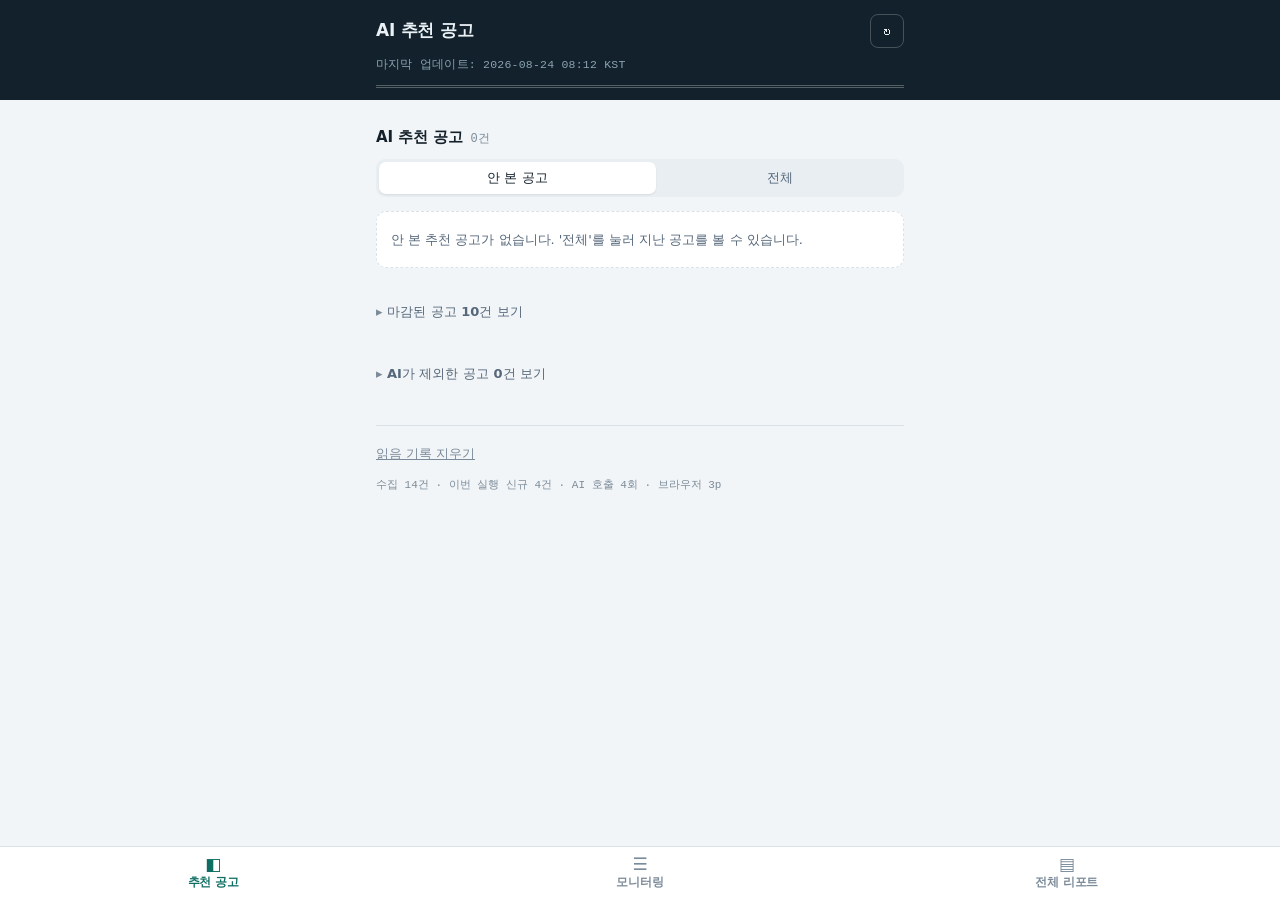
<file: preview.html>
<!DOCTYPE html>
<html lang="ko">
<head>
<meta charset="utf-8">
<meta name="viewport" content="width=device-width, initial-scale=1, viewport-fit=cover">
<title>채용공고 모니터 — 화면 미리보기</title>
<meta name="description" content="등록한 채용 페이지의 신규 공고를 AI가 프로필과 대조해 걸러줍니다.">
<meta name="theme-color" content="#12212b">
<meta name="color-scheme" content="light dark">
<meta name="apple-mobile-web-app-capable" content="yes">
<meta name="apple-mobile-web-app-status-bar-style" content="black-translucent">
<style>
/* ─────────────────────────────────────────────────────────────
   채용공고 모니터 — 언더라이팅 심사표를 모티프로 한 화면
   모바일 안전 규칙:
     · 100dvh 사용 (100vh는 폴백으로만)
     · html/body 에 overflow-x:hidden 명시
     · position:sticky 미사용. fixed는 하단 탭바/시트/토스트에만 쓰며
       모두 body 바로 아래 형제이고, 조상 어디에도 transform·filter·
       perspective·will-change 를 걸지 않는다 (전체 파일에서 미사용)
     · 텍스트가 들어가는 모든 행은 flex-wrap
   ───────────────────────────────────────────────────────────── */

*, *::before, *::after { box-sizing: border-box; }

:root {
  --bg:        #f2f5f7;
  --card:      #ffffff;
  --ink:       #14202a;
  --ink-2:     #55677a;
  --ink-3:     #7b8b99;
  --line:      #dae2e8;
  --line-soft: #e8eef2;
  --band-fit:  #0e6e63;
  --band-pend: #a9711f;
  --band-rej:  #9aa8b3;
  --urgent:    #b23a32;
  --header:    #12212b;
  --header-ink:#eaf1f5;
  --header-dim:#8ba3b3;

  --sans: "Pretendard Variable", Pretendard, -apple-system, BlinkMacSystemFont,
          "Apple SD Gothic Neo", "Segoe UI", "Malgun Gothic", system-ui, sans-serif;
  --mono: ui-monospace, SFMono-Regular, "SF Mono", Menlo, Consolas,
          "Liberation Mono", monospace;

  --radius: 10px;
}

@media (prefers-color-scheme: dark) {
  :root {
    --bg:        #0d1620;
    --card:      #14212c;
    --ink:       #e6edf2;
    --ink-2:     #98aab8;
    --ink-3:     #71879a;
    --line:      #223442;
    --line-soft: #1b2b37;
    --band-fit:  #3fb3a1;
    --band-pend: #d3a05a;
    --band-rej:  #4a5d6c;
    --urgent:    #e0736a;
    --header:    #0a121a;
    --header-ink:#e6edf2;
    --header-dim:#7d95a6;
  }
}

html, body {
  max-width: 100%;
  overflow-x: hidden;
}

html { -webkit-text-size-adjust: 100%; }

body {
  margin: 0;
  min-height: 100vh;
  min-height: 100dvh;
  background: var(--bg);
  color: var(--ink);
  font-family: var(--sans);
  font-size: 15px;
  line-height: 1.5;
  -webkit-font-smoothing: antialiased;
  padding-bottom: calc(24px + env(safe-area-inset-bottom));
}

img, svg { max-width: 100%; height: auto; }

.wrap {
  width: 100%;
  max-width: 560px;
  margin-left: auto;
  margin-right: auto;
  padding-left: 16px;
  padding-right: 16px;
}

/* ── 헤더 ───────────────────────────────────────────────── */

.topbar {
  background: var(--header);
  color: var(--header-ink);
  padding-top: calc(14px + env(safe-area-inset-top));
  padding-bottom: 12px;
}

.topbar-row {
  display: flex;
  flex-wrap: wrap;
  align-items: baseline;
  justify-content: space-between;
  gap: 8px;
}

.brand {
  margin: 0;
  font-size: 17px;
  font-weight: 650;
  letter-spacing: -0.015em;
  overflow-wrap: anywhere;
}

.icon-btn {
  flex: none;
  background: transparent;
  border: 1px solid rgba(255, 255, 255, 0.22);
  color: var(--header-ink);
  border-radius: 8px;
  width: 34px;
  height: 34px;
  font-size: 16px;
  line-height: 1;
  cursor: pointer;
}
.icon-btn:active { background: rgba(255, 255, 255, 0.12); }
.icon-btn.is-spinning { opacity: 0.5; }

.stamp {
  margin: 8px 0 0;
  font-family: var(--mono);
  font-size: 11.5px;
  letter-spacing: 0.02em;
  color: var(--header-dim);
  overflow-wrap: anywhere;
}

/* 회계 장부의 합계 이중 괘선 */
.rule-double {
  margin-top: 12px;
  height: 3px;
  border-top: 1px solid rgba(255, 255, 255, 0.28);
  border-bottom: 1px solid rgba(255, 255, 255, 0.28);
}

/* ── 섹션 ───────────────────────────────────────────────── */

.section { margin-top: 26px; }

.section-head {
  display: flex;
  flex-wrap: wrap;
  align-items: baseline;
  gap: 8px;
  margin-bottom: 6px;
}

.section-title {
  margin: 0;
  font-size: 15px;
  font-weight: 650;
  letter-spacing: -0.01em;
}

.count {
  font-family: var(--mono);
  font-size: 12px;
  color: var(--ink-3);
}

.section-note {
  margin: 0 0 10px;
  font-size: 12.5px;
  color: var(--ink-2);
  overflow-wrap: anywhere;
}

/* ── 세그먼트 토글 ──────────────────────────────────────── */

.segmented {
  display: flex;
  flex-wrap: wrap;
  gap: 4px;
  padding: 3px;
  background: var(--line-soft);
  border-radius: 9px;
  margin: 10px 0 14px;
}

.seg {
  flex: 1 1 auto;
  min-width: 90px;
  border: 0;
  background: transparent;
  color: var(--ink-2);
  font-family: inherit;
  font-size: 13px;
  font-weight: 550;
  padding: 7px 10px;
  border-radius: 7px;
  cursor: pointer;
}

.seg.is-active {
  background: var(--card);
  color: var(--ink);
  box-shadow: 0 1px 2px rgba(0, 0, 0, 0.08);
}

/* ── 공고 카드 ──────────────────────────────────────────── */

.cards { display: flex; flex-direction: column; gap: 10px; }

.card {
  background: var(--card);
  border: 1px solid var(--line);
  border-left: 3px solid var(--band-rej);
  border-radius: var(--radius);
  padding: 12px 13px;
  transition: opacity 0.25s ease, background 0.2s ease;
}

.card.grade-fit  { border-left-color: var(--band-fit); }
.card.grade-pend { border-left-color: var(--band-pend); }
.card.grade-rej  { border-left-color: var(--band-rej); }

.card.is-read { opacity: 0.55; }

.card-top {
  display: flex;
  flex-wrap: wrap;
  align-items: baseline;
  gap: 6px 8px;
  margin-bottom: 4px;
}

.company {
  font-size: 12px;
  font-weight: 600;
  color: var(--band-fit);
  letter-spacing: -0.01em;
  overflow-wrap: anywhere;
}
.card.grade-pend .company { color: var(--band-pend); }
.card.grade-rej  .company { color: var(--ink-3); }

.job-title {
  display: block;
  font-size: 15.5px;
  font-weight: 600;
  line-height: 1.35;
  color: var(--ink);
  text-decoration: none;
  overflow-wrap: anywhere;
  word-break: break-word;
}
.job-title:hover { text-decoration: underline; }

.meta {
  display: flex;
  flex-wrap: wrap;
  gap: 4px 10px;
  margin-top: 6px;
  font-family: var(--mono);
  font-size: 11.5px;
  color: var(--ink-3);
}
.meta .urgent { color: var(--urgent); font-weight: 600; }

/* AI 판단 메모 — 심사 코멘트처럼 */
.reason {
  margin: 9px 0 0;
  padding-left: 9px;
  border-left: 2px solid var(--line);
  font-size: 12.5px;
  line-height: 1.5;
  color: var(--ink-2);
  overflow-wrap: anywhere;
}

.chips {
  display: flex;
  flex-wrap: wrap;
  gap: 6px;
  margin-top: 9px;
  align-items: center;
}

.chip {
  font-family: var(--mono);
  font-size: 10.5px;
  letter-spacing: 0.02em;
  padding: 2px 6px;
  border-radius: 4px;
  border: 1px solid var(--line);
  color: var(--ink-3);
  white-space: nowrap;
}
.chip.warn { color: var(--band-pend); border-color: var(--band-pend); }
.chip.read { color: var(--band-fit); border-color: var(--band-fit); }

.spacer { flex: 1 1 auto; min-width: 0; }

.ghost-btn {
  flex: none;
  background: transparent;
  border: 1px solid var(--line);
  color: var(--ink-2);
  font-family: inherit;
  font-size: 12px;
  padding: 4px 10px;
  border-radius: 6px;
  cursor: pointer;
}
.ghost-btn:active { background: var(--line-soft); }

.cards-compact .card { padding: 9px 11px; }
.cards-compact .job-title { font-size: 14px; }

/* ── 모니터링 페이지 목록 ───────────────────────────────── */

.src-list { list-style: none; margin: 0; padding: 0; }

.src-item {
  border-bottom: 1px solid var(--line-soft);
}
.src-item:last-child { border-bottom: 0; }

.src-link {
  display: flex;
  flex-wrap: wrap;
  align-items: baseline;
  gap: 4px 8px;
  padding: 11px 2px;
  color: var(--ink);
  text-decoration: none;
}

.src-name { font-size: 14px; font-weight: 600; overflow-wrap: anywhere; }
.src-memo {
  flex: 1 1 100%;
  font-size: 12px;
  color: var(--ink-3);
  overflow-wrap: anywhere;
}
.src-arrow { flex: none; color: var(--ink-3); font-size: 13px; }

/* ── 수집 상태 ──────────────────────────────────────────── */

.disclosure {
  cursor: pointer;
  font-size: 13px;
  font-weight: 550;
  color: var(--ink-2);
  padding: 8px 0;
  list-style: none;
}
.disclosure::-webkit-details-marker { display: none; }
.disclosure::before { content: "▸ "; color: var(--ink-3); }
details[open] > .disclosure::before { content: "▾ "; }

.health { display: flex; flex-direction: column; gap: 8px; margin-top: 4px; }

.health-row {
  display: flex;
  flex-wrap: wrap;
  gap: 4px 8px;
  align-items: baseline;
  padding: 9px 11px;
  background: var(--card);
  border: 1px solid var(--line);
  border-radius: 8px;
  font-size: 12.5px;
}
.health-name { font-weight: 600; overflow-wrap: anywhere; }
.health-nums { font-family: var(--mono); font-size: 11.5px; color: var(--ink-3); }
.health-note {
  flex: 1 1 100%;
  font-size: 12px;
  color: var(--band-pend);
  overflow-wrap: anywhere;
}
.health-ok { color: var(--band-fit); }
.health-bad { color: var(--urgent); }

/* ── 상태/푸터 ──────────────────────────────────────────── */

.loading, .empty {
  margin: 0;
  padding: 18px 14px;
  background: var(--card);
  border: 1px dashed var(--line);
  border-radius: var(--radius);
  font-size: 13px;
  color: var(--ink-2);
  overflow-wrap: anywhere;
}

.foot {
  margin-top: 34px;
  padding-top: 16px;
  border-top: 1px solid var(--line);
}

.foot-line { margin: 0 0 8px; font-size: 12.5px; color: var(--ink-2); overflow-wrap: anywhere; }

.link-btn {
  background: none;
  border: 0;
  padding: 0;
  font-family: inherit;
  font-size: 12.5px;
  color: var(--ink-3);
  text-decoration: underline;
  cursor: pointer;
}

.foot-meta {
  margin: 12px 0 0;
  font-family: var(--mono);
  font-size: 11px;
  color: var(--ink-3);
  overflow-wrap: anywhere;
}

/* ── 접근성 ─────────────────────────────────────────────── */

a:focus-visible, button:focus-visible, summary:focus-visible {
  outline: 2px solid var(--band-fit);
  outline-offset: 2px;
  border-radius: 4px;
}

@media (prefers-reduced-motion: reduce) {
  * { animation: none !important; transition: none !important; }
}

/* 아주 좁은 화면(320px대) 대비 */
@media (max-width: 360px) {
  body { font-size: 14.5px; }
  .job-title { font-size: 15px; }
  .seg { min-width: 0; }
}

.health-dim { color: var(--ink-3); }
.src-link .chip { flex: none; }

/* ═══════════════════════════════════════════════════════════
   탭 / 편집 / 자가진단  (2차 개편)
   ═══════════════════════════════════════════════════════════ */

/* 하단 탭바 만큼 본문 아래 여백 확보 */
body {
  padding-bottom: calc(66px + env(safe-area-inset-bottom));
}

.tabpanel { display: block; }
.tabpanel[hidden] { display: none; }

/* ── 하단 탭바 ──────────────────────────────────────────── */
/* body 바로 아래 형제로 배치. 조상 어디에도 transform/filter/
   perspective/will-change 를 걸지 않는다 (걸면 fixed가 깨짐). */
.tabbar {
  position: fixed;
  left: 0;
  right: 0;
  bottom: 0;
  z-index: 30;
  display: flex;
  width: 100%;
  max-width: 100%;
  background: var(--card);
  border-top: 1px solid var(--line);
  padding-bottom: env(safe-area-inset-bottom);
}

.tabbtn {
  position: relative;
  flex: 1 1 50%;
  min-width: 0;
  display: flex;
  flex-direction: column;
  align-items: center;
  justify-content: center;
  gap: 2px;
  padding: 9px 4px 10px;
  border: 0;
  background: transparent;
  color: var(--ink-3);
  font-family: inherit;
  cursor: pointer;
}

.tabbtn.is-active { color: var(--band-fit); }

.tabicon { font-size: 17px; line-height: 1; }

.tablabel {
  font-size: 11.5px;
  font-weight: 600;
  letter-spacing: -0.01em;
  max-width: 100%;
  overflow: hidden;
  text-overflow: ellipsis;
  white-space: nowrap;
}

.tabbadge {
  position: absolute;
  top: 5px;
  left: 50%;
  margin-left: 8px;
  min-width: 17px;
  padding: 0 4px;
  border-radius: 9px;
  background: var(--band-fit);
  color: #fff;
  font-family: var(--mono);
  font-size: 10px;
  line-height: 17px;
  text-align: center;
}

.tabdot {
  position: absolute;
  top: 9px;
  left: 50%;
  margin-left: 9px;
  width: 7px;
  height: 7px;
  border-radius: 50%;
  background: var(--band-pend);
}

/* ── 모니터링 목록: 이동 영역과 조작 버튼 분리 ──────────── */

.src-item {
  display: flex;
  flex-wrap: nowrap;
  align-items: stretch;
  gap: 2px;
  border-bottom: 1px solid var(--line-soft);
}

.src-link {
  flex: 1 1 auto;
  min-width: 0;
  display: flex;
  flex-wrap: wrap;
  align-items: baseline;
  gap: 4px 8px;
  padding: 12px 4px 12px 2px;
  color: var(--ink);
  text-decoration: none;
}

.src-actions {
  flex: 0 0 auto;
  display: flex;
  align-items: center;
  gap: 2px;
}

.act-btn {
  width: 38px;
  height: 38px;
  flex: none;
  display: flex;
  align-items: center;
  justify-content: center;
  border: 0;
  background: transparent;
  color: var(--ink-2);
  line-height: 1;
  border-radius: 8px;
  cursor: pointer;
}
.act-btn svg { display: block; }
.act-btn:active { background: var(--line-soft); color: var(--ink); }

.src-flag {
  font-family: var(--mono);
  font-size: 10px;
  padding: 1px 5px;
  border-radius: 4px;
  border: 1px solid currentColor;
  white-space: nowrap;
}
.src-flag.added   { color: var(--band-fit); }
.src-flag.edited  { color: var(--band-pend); }

.add-btn {
  flex: none;
  border: 1px solid var(--band-fit);
  background: transparent;
  color: var(--band-fit);
  font-family: inherit;
  font-size: 12.5px;
  font-weight: 600;
  padding: 5px 11px;
  border-radius: 7px;
  cursor: pointer;
}
.add-btn:active { background: var(--line-soft); }

/* ── 동기화 안내 배너 ───────────────────────────────────── */

.sync-banner {
  background: var(--card);
  border: 1px solid var(--band-pend);
  border-left-width: 3px;
  border-radius: var(--radius);
  padding: 11px 12px;
  margin-bottom: 14px;
}

.sync-title {
  margin: 0 0 5px;
  font-size: 12.5px;
  font-weight: 650;
  color: var(--band-pend);
  overflow-wrap: anywhere;
}

.sync-body {
  margin: 0 0 10px;
  font-size: 12px;
  line-height: 1.5;
  color: var(--ink-2);
  overflow-wrap: anywhere;
}
.sync-body code {
  font-family: var(--mono);
  font-size: 11.5px;
  overflow-wrap: anywhere;
}

.sync-actions {
  display: flex;
  flex-wrap: wrap;
  gap: 6px;
  align-items: center;
}

.cfg-out {
  display: block;
  width: 100%;
  max-width: 100%;
  margin-top: 10px;
  min-height: 120px;
  padding: 8px;
  border: 1px solid var(--line);
  border-radius: 8px;
  background: var(--bg);
  color: var(--ink-2);
  font-family: var(--mono);
  font-size: 11px;
  line-height: 1.45;
  resize: vertical;
}

/* ── 버튼 ───────────────────────────────────────────────── */

.primary-btn {
  flex: none;
  border: 1px solid var(--band-fit);
  background: var(--band-fit);
  color: #fff;
  font-family: inherit;
  font-size: 12.5px;
  font-weight: 600;
  padding: 7px 13px;
  border-radius: 7px;
  cursor: pointer;
}
.primary-btn:active { opacity: 0.85; }

.danger-btn {
  flex: none;
  border: 1px solid var(--urgent);
  background: transparent;
  color: var(--urgent);
  font-family: inherit;
  font-size: 12.5px;
  padding: 6px 12px;
  border-radius: 7px;
  cursor: pointer;
}

a.ghost-btn { text-decoration: none; display: inline-block; }

/* ── 추가/편집 시트 ─────────────────────────────────────── */

.sheet {
  position: fixed;
  inset: 0;
  z-index: 60;
  display: flex;
  align-items: flex-end;
  justify-content: center;
}
.sheet[hidden] { display: none; }

.sheet-backdrop {
  position: absolute;
  inset: 0;
  background: rgba(8, 16, 22, 0.55);
}

.sheet-panel {
  position: relative;
  width: 100%;
  max-width: 560px;
  max-height: 92dvh;
  overflow-y: auto;
  overflow-x: hidden;
  background: var(--card);
  border-radius: 14px 14px 0 0;
  border-top: 1px solid var(--line);
  padding: 16px 16px calc(18px + env(safe-area-inset-bottom));
}

.sheet-title {
  margin: 0 0 14px;
  font-size: 16px;
  font-weight: 650;
  overflow-wrap: anywhere;
}

.field { display: block; margin-bottom: 13px; }

.field-label {
  display: block;
  font-size: 12.5px;
  font-weight: 600;
  color: var(--ink-2);
  margin-bottom: 5px;
}
.field-label .opt { font-weight: 400; color: var(--ink-3); }

.input {
  display: block;
  width: 100%;
  max-width: 100%;
  padding: 10px 11px;
  border: 1px solid var(--line);
  border-radius: 8px;
  background: var(--bg);
  color: var(--ink);
  font-family: inherit;
  font-size: 16px; /* iOS 자동 확대 방지 */
  line-height: 1.4;
}
.input:focus { outline: 2px solid var(--band-fit); outline-offset: 1px; }

.field-help {
  display: block;
  margin-top: 5px;
  font-size: 11.5px;
  line-height: 1.45;
  color: var(--ink-3);
  overflow-wrap: anywhere;
}

.check {
  display: flex;
  flex-wrap: wrap;
  align-items: flex-start;
  gap: 8px;
  margin: 4px 0 14px;
  font-size: 12.5px;
  color: var(--ink-2);
}
.check input { flex: none; width: 18px; height: 18px; margin: 0; }
.check span { flex: 1 1 0; min-width: 0; overflow-wrap: anywhere; }

.sheet-error {
  margin: 0 0 10px;
  font-size: 12.5px;
  color: var(--urgent);
  overflow-wrap: anywhere;
}

.sheet-actions {
  display: flex;
  flex-wrap: wrap;
  align-items: center;
  gap: 6px;
}

/* ── 토스트 ─────────────────────────────────────────────── */

.toast {
  position: fixed;
  left: 12px;
  right: 12px;
  bottom: calc(78px + env(safe-area-inset-bottom));
  z-index: 70;
  max-width: 536px;
  margin: 0 auto;
  padding: 10px 13px;
  border-radius: 9px;
  background: var(--header);
  color: var(--header-ink);
  font-size: 12.5px;
  line-height: 1.45;
  text-align: center;
  overflow-wrap: anywhere;
}
.toast[hidden] { display: none; }

/* ── 자가진단 패널 (?debug=1) ───────────────────────────── */

.debug {
  position: fixed;
  left: 0;
  right: 0;
  top: 0;
  z-index: 90;
  max-height: 45dvh;
  overflow: auto;
  padding: 8px 10px;
  background: #10181f;
  color: #d8ffe6;
  font-family: var(--mono);
  font-size: 10.5px;
  line-height: 1.5;
  border-bottom: 2px solid #2f8f6f;
  overflow-wrap: anywhere;
}
.debug[hidden] { display: none; }
.debug .bad { color: #ff9d92; }
.debug .ok { color: #7fe3b8; }
.debug h3 { margin: 0 0 4px; font-size: 11px; color: #fff; }
.debug ul { margin: 4px 0 0; padding-left: 16px; }

@media (max-width: 360px) {
  .tablabel { font-size: 11px; }
  .sync-actions .primary-btn,
  .sync-actions .ghost-btn { font-size: 12px; padding: 6px 10px; }
}

/* No. 컬럼 */
.src-no {
  flex: 0 0 auto;
  align-self: flex-start;
  min-width: 20px;
  padding-top: 13px;
  font-family: var(--mono);
  font-size: 11.5px;
  color: var(--ink-3);
  text-align: right;
}

/* 목록 URL이 잘못 걸린 카드는 눈에 띄게 표시 */
.card[data-list-url="1"] .job-title::after {
  content: " ⚠ 목록 페이지 링크";
  font-family: var(--mono);
  font-size: 10.5px;
  color: var(--urgent);
  white-space: nowrap;
}

/* 토스트 안 실행취소 버튼 */
.toast {
  display: flex;
  flex-wrap: wrap;
  align-items: center;
  justify-content: center;
  gap: 6px 12px;
}
.toast-msg { flex: 1 1 auto; min-width: 0; text-align: left; }
.toast-action {
  flex: none;
  border: 1px solid rgba(255, 255, 255, 0.35);
  background: transparent;
  color: var(--header-ink);
  font-family: inherit;
  font-size: 12px;
  font-weight: 600;
  padding: 5px 11px;
  border-radius: 7px;
  cursor: pointer;
}
.toast-action:active { background: rgba(255, 255, 255, 0.14); }

/* 자체 확인창 */
.confirm-panel { border-radius: 14px 14px 0 0; }
.confirm-panel .sync-body { margin-bottom: 14px; }

/* 수집 전용 실행 안내 */
.notice {
  margin: 0 0 12px;
  padding: 10px 12px;
  border: 1px solid var(--band-pend);
  border-left-width: 3px;
  border-radius: var(--radius);
  background: var(--card);
  font-size: 12.5px;
  line-height: 1.5;
  color: var(--ink-2);
  overflow-wrap: anywhere;
}
.notice[hidden] { display: none; }

/* ── 마감일 배지 ─────────────────────────────────────────── */

.dday {
  flex: none;
  font-family: var(--mono);
  font-size: 11px;
  font-weight: 600;
  letter-spacing: 0.01em;
  padding: 2px 7px;
  border-radius: 5px;
  border: 1px solid currentColor;
  white-space: nowrap;
}
.dday.d-urgent { color: #fff; background: var(--urgent); border-color: var(--urgent); }
.dday.d-soon   { color: var(--band-pend); }
.dday.d-far    { color: var(--ink-3); }
.dday.d-open   { color: var(--band-fit); }
.dday.d-none   { color: var(--ink-3); border-style: dashed; }
.dday.d-over   { color: var(--ink-3); border-style: dashed; }

/* 카드 우측 상단 삭제 버튼 */
.act-btn.card-del {
  width: 30px;
  height: 30px;
  margin: -4px -4px -4px 2px;
  color: var(--ink-3);
}
.act-btn.card-del svg { width: 14px; height: 14px; }

.card-top { align-items: center; }

/* 마감 섹션의 카드는 흐리게 */
#expList .card { opacity: 0.72; }

/* ── 전체 리포트 탭 ─────────────────────────────────────── */

.tally {
  display: flex;
  flex-wrap: wrap;
  gap: 6px;
  margin-bottom: 12px;
}

.tally-cell {
  flex: 1 1 88px;
  min-width: 0;
  display: flex;
  flex-direction: column;
  align-items: center;
  gap: 2px;
  padding: 8px 4px;
  background: var(--card);
  border: 1px solid var(--line);
  border-radius: 8px;
}

.tally-num { font-family: var(--mono); font-size: 16px; font-weight: 650; }
.tally-label {
  font-size: 10.5px;
  color: var(--ink-3);
  text-align: center;
  overflow-wrap: anywhere;
}

.chipbar {
  display: flex;
  flex-wrap: wrap;
  gap: 5px;
  margin-bottom: 12px;
}

.fchip {
  flex: none;
  max-width: 100%;
  border: 1px solid var(--line);
  background: var(--card);
  color: var(--ink-2);
  font-family: inherit;
  font-size: 11.5px;
  padding: 5px 9px;
  border-radius: 14px;
  cursor: pointer;
  overflow-wrap: anywhere;
}
.fchip.is-active {
  background: var(--band-fit);
  border-color: var(--band-fit);
  color: #fff;
  font-weight: 600;
}

.rep-list { list-style: none; margin: 0; padding: 0; display: flex; flex-direction: column; gap: 8px; }

.rep-row {
  background: var(--card);
  border: 1px solid var(--line);
  border-left: 3px solid var(--line);
  border-radius: 9px;
  padding: 10px 11px;
}

.rep-head {
  display: flex;
  flex-wrap: wrap;
  align-items: center;
  gap: 4px 7px;
  margin-bottom: 3px;
}

.rep-no { font-family: var(--mono); font-size: 11px; color: var(--ink-3); }
.rep-company { font-size: 11.5px; font-weight: 600; color: var(--ink-2); overflow-wrap: anywhere; }

.rep-status {
  flex: none;
  font-family: var(--mono);
  font-size: 10.5px;
  font-weight: 600;
  padding: 2px 7px;
  border-radius: 4px;
  white-space: nowrap;
}
.rep-status.ok   { color: #fff; background: var(--band-fit); }
.rep-status.wait { color: #fff; background: var(--band-pend); }
.rep-status.out  { color: var(--ink-3); border: 1px solid var(--line); }

.rep-title {
  display: block;
  font-size: 14px;
  font-weight: 600;
  line-height: 1.35;
  color: var(--ink);
  text-decoration: none;
  overflow-wrap: anywhere;
  word-break: break-word;
}
.rep-title:hover { text-decoration: underline; }

.rep-meta {
  display: flex;
  flex-wrap: wrap;
  gap: 3px 8px;
  margin-top: 5px;
  font-family: var(--mono);
  font-size: 10.5px;
  color: var(--ink-3);
}
.rep-stage { color: var(--band-pend); }

.rep-reason {
  margin: 6px 0 0;
  padding-left: 8px;
  border-left: 2px solid var(--line);
  font-size: 12px;
  line-height: 1.45;
  color: var(--ink-2);
  overflow-wrap: anywhere;
}

.rep-url {
  display: block;
  margin-top: 6px;
  font-family: var(--mono);
  font-size: 10.5px;
  color: var(--ink-3);
  overflow-wrap: anywhere;
  word-break: break-all;
}

.rep-row:has(.rep-status.ok)   { border-left-color: var(--band-fit); }
.rep-row:has(.rep-status.wait) { border-left-color: var(--band-pend); }

/* 탭 3개 대응 */
.tabbtn { flex: 1 1 33.333%; }
@media (max-width: 360px) {
  .tablabel { font-size: 10.5px; }
  .tally-cell { flex: 1 1 72px; }
}

.health-samples { flex: 1 1 100%; margin-top: 6px; }
.health-samples .disclosure { font-size: 11.5px; padding: 4px 0; }
.sample-row { padding: 4px 0 4px 10px; border-left: 2px solid var(--line); margin-bottom: 3px; }
.sample-title { font-size: 11.5px; color: var(--ink-2); overflow-wrap: anywhere; }

</style>
</head>
<body>

<header class="topbar">
  <div class="wrap">
    <div class="topbar-row">
      <h1 class="brand" id="brandTitle">AI 추천 공고</h1>
      <button id="refreshBtn" class="icon-btn" type="button" aria-label="새로고침">↻</button>
    </div>
    <p class="stamp" id="updatedAt">불러오는 중…</p>
    <div class="rule-double" aria-hidden="true"></div>
  </div>
</header>

<main id="main">

  <!-- ── 탭 1: AI 추천 공고 ─────────────────────────── -->
  <div class="tabpanel wrap" id="panel-jobs" role="tabpanel" aria-labelledby="tab-jobs">

    <section class="section" aria-labelledby="recTitle">
      <div class="section-head">
        <h2 class="section-title" id="recTitle">AI 추천 공고</h2>
        <span class="count" id="recCount">–</span>
      </div>

      <div class="segmented" role="group" aria-label="공고 표시 범위">
        <button type="button" class="seg is-active" data-filter="unseen" aria-pressed="true">안 본 공고</button>
        <button type="button" class="seg" data-filter="all" aria-pressed="false">전체</button>
      </div>

      <p class="notice" id="crawlOnlyNotice" hidden></p>

      <div id="recList" class="cards">
        <p class="loading">공고를 불러오는 중…</p>
      </div>
    </section>

    <section class="section" id="unjudgedSection" hidden aria-labelledby="unjTitle">
      <div class="section-head">
        <h2 class="section-title" id="unjTitle">AI 판단 전</h2>
        <span class="count" id="unjCount">0</span>
      </div>
      <p class="section-note" id="unjNote"></p>
      <div id="unjList" class="cards"></div>
    </section>

    <section class="section" id="pendingSection" hidden aria-labelledby="pendTitle">
      <div class="section-head">
        <h2 class="section-title" id="pendTitle">판단 보류</h2>
        <span class="count" id="pendCount">0</span>
      </div>
      <p class="section-note">AI 호출이 실패해 아직 판정하지 못한 공고입니다. 다음 실행에서 자동으로 다시 판단합니다.</p>
      <div id="pendList" class="cards"></div>
    </section>

    <section class="section">
      <details id="expiredBox">
        <summary class="disclosure">마감된 공고 <span id="expCount">0</span>건 보기</summary>
        <p class="section-note" id="expNote"></p>
        <div id="expList" class="cards cards-compact"></div>
      </details>
    </section>

    <section class="section">
      <details id="rejectedBox">
        <summary class="disclosure">AI가 제외한 공고 <span id="rejCount">0</span>건 보기</summary>
        <div id="rejList" class="cards cards-compact"></div>
      </details>
    </section>

    <footer class="foot">
      <p id="hiddenLine" class="foot-line" hidden></p>
      <button type="button" id="resetSeen" class="link-btn">읽음 기록 지우기</button>
      <p class="foot-meta" id="footMeta"></p>
    </footer>
  </div>

  <!-- ── 탭 2: 모니터링 페이지 ──────────────────────── -->
  <div class="tabpanel wrap" id="panel-sources" role="tabpanel" aria-labelledby="tab-sources" hidden>

    <section class="section">
      <div class="section-head">
        <h2 class="section-title">모니터링 페이지</h2>
        <span class="count" id="srcCount">–</span>
        <span class="spacer"></span>
        <button type="button" id="addSrcBtn" class="add-btn">+ 추가</button>
      </div>
      <p class="section-note">회사명을 누르면 채용 페이지로 바로 이동합니다. 오른쪽 아이콘으로 수정·삭제할 수 있습니다.</p>

      <div id="syncBanner" class="sync-banner" hidden>
        <p class="sync-title" id="syncTitle"></p>
        <p class="sync-body">화면에서 고친 내용은 이 휴대폰에만 저장됩니다. 자동 수집에도 반영하려면
          아래 내용을 <code>config/sources.json</code>에 붙여넣어야 합니다.</p>
        <div class="sync-actions">
          <button type="button" id="copyCfgBtn" class="primary-btn">sources.json 복사</button>
          <a id="ghEditLink" class="ghost-btn" target="_blank" rel="noopener noreferrer" hidden>GitHub에서 붙여넣기 ↗</a>
          <button type="button" id="revertBtn" class="ghost-btn">변경 되돌리기</button>
        </div>
        <textarea id="cfgOut" class="cfg-out" readonly hidden aria-label="sources.json 내용"></textarea>
      </div>

      <ul id="srcList" class="src-list"></ul>
    </section>

  </div>

  <!-- ── 탭 3: 전체 리포트 ─────────────────────────── -->
  <div class="tabpanel wrap" id="panel-report" role="tabpanel" aria-labelledby="tab-report" hidden>
    <section class="section">
      <div class="section-head">
        <h2 class="section-title">전체 리포트</h2>
        <span class="count" id="repCount">–</span>
      </div>
      <p class="section-note">필터를 거치기 전의 <strong>수집된 모든 공고</strong>입니다.
        각 공고가 어느 단계에서 왜 걸러졌는지 그대로 보여줍니다.
        제목을 누르면 원문과 대조할 수 있습니다.</p>

      <div class="tally" id="repTally"></div>
      <div class="chipbar" id="repFilters" role="group" aria-label="상태별 보기"></div>
      <ul id="repList" class="rep-list"></ul>
    </section>

    <section class="section">
      <details id="healthBox">
        <summary class="disclosure">사이트별 수집 상태</summary>
        <div id="healthList" class="health"></div>
      </details>
    </section>
  </div>

</main>

<!-- 하단 탭바 — body 바로 아래 배치. 조상에 transform/filter/will-change 없음 -->
<nav class="tabbar" role="tablist" aria-label="화면 전환">
  <button type="button" class="tabbtn is-active" id="tab-jobs" data-tab="jobs"
          role="tab" aria-selected="true" aria-controls="panel-jobs">
    <span class="tabicon" aria-hidden="true">◧</span>
    <span class="tablabel">추천 공고</span>
    <span class="tabbadge" id="tabBadge" hidden>0</span>
  </button>
  <button type="button" class="tabbtn" id="tab-sources" data-tab="sources"
          role="tab" aria-selected="false" aria-controls="panel-sources">
    <span class="tabicon" aria-hidden="true">☰</span>
    <span class="tablabel">모니터링</span>
    <span class="tabdot" id="tabDot" hidden></span>
  </button>
  <button type="button" class="tabbtn" id="tab-report" data-tab="report"
          role="tab" aria-selected="false" aria-controls="panel-report">
    <span class="tabicon" aria-hidden="true">▤</span>
    <span class="tablabel">전체 리포트</span>
  </button>
</nav>

<!-- 추가/편집 시트 -->
<div class="sheet" id="sheet" hidden role="dialog" aria-modal="true" aria-labelledby="sheetTitle">
  <div class="sheet-backdrop" id="sheetBackdrop"></div>
  <div class="sheet-panel" role="document">
    <h2 class="sheet-title" id="sheetTitle">채용 페이지 추가</h2>

    <label class="field">
      <span class="field-label">회사명</span>
      <input type="text" id="fCompany" class="input" placeholder="예: KB라이프생명" autocomplete="off">
    </label>

    <label class="field">
      <span class="field-label">공고 목록 페이지 주소</span>
      <input type="url" id="fUrl" class="input" placeholder="https://…" inputmode="url" autocomplete="off">
    </label>

    <label class="field">
      <span class="field-label">메모 <span class="opt">선택</span></span>
      <input type="text" id="fMemo" class="input" placeholder="예: 경영전략 직무 위주" autocomplete="off">
    </label>

    <label class="field">
      <span class="field-label">공고 링크 조각 <span class="opt">선택</span></span>
      <input type="text" id="fPattern" class="input" placeholder="예: /recruit/view" autocomplete="off">
      <span class="field-help">공고 하나를 열었을 때 주소에 공통으로 들어가는 부분입니다.
        비워두면 자동 추정하지만, 넣어주면 정확도가 크게 올라갑니다.</span>
    </label>

    <label class="check">
      <input type="checkbox" id="fManual">
      <span>수동 확인 전용 (수집·AI 판단 없이 목록에만 표시)</span>
    </label>

    <p class="sheet-error" id="sheetError" hidden></p>

    <div class="sheet-actions">
      <button type="button" id="sheetSave" class="primary-btn">저장</button>
      <button type="button" id="sheetCancel" class="ghost-btn">취소</button>
      <span class="spacer"></span>
      <button type="button" id="sheetDelete" class="danger-btn" hidden>삭제</button>
    </div>
  </div>
</div>

<div class="toast" id="toast" hidden></div>

<!-- 자가진단: 주소 끝에 ?debug=1 을 붙이면 켜집니다 -->
<div class="debug" id="debugPanel" hidden></div>

<script>window.__EJA_PREVIEW_DATA__ = {"updated_at": "2026-08-24 08:12", "updated_at_iso": "2026-08-24T08:12:00+09:00", "stats": {"total": 14, "fit_yes": 5, "pending": 1, "unjudged": 0, "expired": 4, "ai_skipped_expired": 4, "stale_days": 30, "crawl_only": false, "new_this_run": 4, "ai_calls": 4, "ai_errors": 1, "browser_pages": 3, "ai_skipped_filter": 3, "excluded_notjob": 1, "excluded_employment": 2, "excluded_expired": 1, "excluded_ai": 1}, "sources": [{"key": "samsungcareers", "company": "삼성생명/삼성화재", "url": "https://www.samsungcareers.com/hr/", "memo": "보험사 1순위 / 전략, 경영기획, 경영분석, 신사업 위주로 확인", "manual_only": false}, {"key": "hanwhain", "company": "한화생명/한화손보", "url": "https://www.hanwhain.com/portal/apply/recruit", "memo": "보험사 1순위 / 전략, 경영기획, 경영분석, 신사업 위주로 확인", "manual_only": false}, {"key": "career_kyobo", "company": "교보생명", "url": "https://career.kyobo.co.kr/home", "memo": "보험사 1순위 / 전략, 경영기획, 경영분석, 신사업 위주로 확인", "manual_only": false}, {"key": "shinhan_life", "company": "신한라이프", "url": "https://shinhan-life.recruiter.co.kr/career/job", "memo": "보험사 1순위 / 전략, 경영기획, 경영분석, 신사업 위주로 확인", "manual_only": false}, {"key": "idbins", "company": "DB손보", "url": "https://www.idbins.com/FWCOMV1751.do", "memo": "보험사 1순위 / 전략, 경영기획, 경영분석, 신사업 위주로 확인", "manual_only": false}, {"key": "dbgroup", "company": "DB그룹", "url": "https://dbgroup.recruiter.co.kr/career/apply1", "memo": "보험사 1순위 / 전략, 경영기획, 경영분석, 신사업 위주로 확인", "manual_only": false}, {"key": "recruit_meritzfire", "company": "메리츠화재", "url": "https://recruit.meritzfire.com/new/job/noticeList.do", "memo": "보험사 1순위 / 전략, 경영기획, 경영분석, 신사업 위주로 확인", "manual_only": false}, {"key": "hi_recruiter", "company": "현대해상", "url": "https://hi.recruiter.co.kr/career/recruit", "memo": "보험사 1순위 / 전략, 경영기획, 경영분석 위주로 확인", "manual_only": false}, {"key": "kbinsure", "company": "KB손보", "url": "https://kbinsure.recruiter.co.kr/app/jobnotice/list", "memo": "보험사 1순위 / 전략, 경영기획, 경영분석 위주로 확인", "manual_only": false}, {"key": "careers_kbfg", "company": "KB금융지주", "url": "https://careers.kbfg.com/APPLY/apply", "memo": "금융지주 선순위 / 전략, 경영기획, 경영분석, 계열사 관리 위주로 확인", "manual_only": false}, {"key": "woorifg", "company": "우리금융지주", "url": "https://www.woorifg.com/kor/recruit/recruit-announcement/list.do?", "memo": "금융지주 선순위 / 전략, 경영기획, 경영분석, 계열사 관리 위주로 확인", "manual_only": false}, {"key": "pwc", "company": "PwC삼일", "url": "https://www.pwc.com/kr/ko/career/experienced.html", "memo": "Big4 1순위 / FSI, Strategy, Financial Transformation 위주로 확인", "manual_only": false}, {"key": "career_kpmg", "company": "KPMG삼정", "url": "https://career.kr.kpmg.com/hr/rec/recruit/jobopen/controller/candidate/JobOpen310WebController/init.hr", "memo": "Big4 2순위 / FSI, Strategy, Financial Transformation 위주로 확인", "manual_only": false}, {"key": "eycareers_kr", "company": "EY한영", "url": "https://eycareers-kr.recruiter.co.kr/career/career", "memo": "Big4 3순위 / FSI, Strategy, Financial Transformation 위주로 확인", "manual_only": false}, {"key": "join_deloitte", "company": "Deloitte안진", "url": "https://join.deloitte.co.kr/", "memo": "Big4 4순위 / FSI, Strategy, Financial Transformation 위주로 확인", "manual_only": false}, {"key": "aia", "company": "AIA생명", "url": "https://aia.wd3.myworkdayjobs.com/ko-KR/External?locationCountry=7a5a2aadf9d34086a2bfbfd408bc28da", "memo": "보험사(외국계) 차순위 / 전략, 경영기획, 경영분석 위주로 확인", "manual_only": false}, {"key": "metlifecareers", "company": "메트라이프", "url": "https://www.metlifecareers.com/ko_KR/ml/SearchJobs?12310=116497&listFilterMode=1", "memo": "보험사(외국계) 차순위 / 전략, 경영기획, 경영분석 위주로 확인", "manual_only": false}, {"key": "miraeassetlife", "company": "미래에셋생명", "url": "https://miraeassetlife.ninehire.site/", "memo": "보험사(외국계) 차순위 / 전략, 경영기획, 경영분석 위주로 확인", "manual_only": false}, {"key": "kblife_recruiting", "company": "KB라이프", "url": "https://kblife-recruiting.career.greetinghr.com/ko/home#1e4ca025-43e0-4071-8413-d5aca14fd1b4", "memo": "지주계열 보험사 하순위 / 전략, 경영기획, 경영분석 위주로 확인", "manual_only": false}, {"key": "myangel", "company": "동양생명", "url": "https://www.myangel.co.kr/Company/Recruit/CoAdpLst", "memo": "지주계열 보험사 하순위 / 전략, 경영기획, 경영분석 위주로 확인", "manual_only": false}, {"key": "hanainsure", "company": "하나손보", "url": "https://www.hanainsure.co.kr/recruit/notify/jobList", "memo": "지주계열 보험사 하순위 / 전략, 경영기획, 경영분석 위주로 확인", "manual_only": false}, {"key": "hanalife", "company": "하나생명", "url": "https://hanalife.careerlink.kr/jobs", "memo": "지주계열 보험사 하순위 / 전략, 경영기획, 경영분석 위주로 확인", "manual_only": false}, {"key": "abl_recruiter", "company": "ABL생명", "url": "https://abl.recruiter.co.kr/career/apply", "memo": "지주계열 보험사 하순위 / 전략, 경영기획, 경영분석 위주로 확인", "manual_only": false}], "sources_config": {"_readme": ["이 파일만 수정하면 모니터링 대상 페이지를 추가/삭제할 수 있습니다. 개수 제한 없음.", "필수 항목: key(영문 고유값), company(회사명), url(공고 '목록' 페이지), memo(메모)", "선택 항목:", "  enabled             : false면 화면에서도 사라짐 (기본 true)", "  manual_only         : true면 수집·AI 판단을 하지 않고 [모니터링 페이지 목록]에만 표시", "                        (로그인 필요 / 크롤링 불가 사이트를 여기로 옮기세요)", "  detail_fetch        : false면 상세 페이지를 안 열고 목록 제목만으로 판단 (기본 true)", "  link_include        : 상세 공고 링크로 인정할 URL 조각 목록 (하나라도 포함되면 채택)", "  link_exclude        : 제외할 URL 조각 목록", "  min_title_len       : 링크 텍스트 최소 길이 (기본 4)", "  max_new_details     : 한 번 실행에서 새로 방문할 상세 페이지 최대 수 (기본 15)", "  same_host_only      : true면 목록 페이지와 같은 도메인 링크만 채택 (기본 true)", "  render_mode         : 'auto'(기본) 일반 요청 먼저, 링크가 부족하면 헤드리스 브라우저로 재시도", "                        'always' 처음부터 브라우저 렌더링 / 'never' 일반 요청만", "  min_expected_links  : 이 건수보다 적게 잡히면 브라우저 렌더링으로 재시도 (기본 1)", "  render_wait_selector: 브라우저 렌더링 시 이 요소가 나타날 때까지 대기 (예: '.job-list li')", "  render_wait_ms      : 렌더링 후 추가 대기 시간 (기본 2500)", "  no                  : 화면의 No. 표시 순서 (없으면 파일 순서대로 번호가 매겨집니다)"], "sources": [{"key": "samsungcareers", "no": 1, "company": "삼성생명/삼성화재", "url": "https://www.samsungcareers.com/hr/", "memo": "보험사 1순위 / 전략, 경영기획, 경영분석, 신사업 위주로 확인", "enabled": true, "manual_only": false, "detail_fetch": true, "render_mode": "auto", "min_expected_links": 3, "render_wait_ms": 4000, "link_include": ["https://www.samsungcareers.com/hr/?no="], "link_exclude": [], "max_new_details": 6}, {"key": "hanwhain", "no": 2, "company": "한화생명/한화손보", "url": "https://www.hanwhain.com/portal/apply/recruit", "memo": "보험사 1순위 / 전략, 경영기획, 경영분석, 신사업 위주로 확인", "enabled": true, "manual_only": false, "detail_fetch": true, "render_mode": "auto", "min_expected_links": 1, "render_wait_ms": 2500, "link_include": ["https://www.hanwhain.com/portal/apply/recruit/detail?rtSeq="], "link_exclude": [], "max_new_details": 6}, {"key": "career_kyobo", "no": 3, "company": "교보생명", "url": "https://career.kyobo.co.kr/home", "memo": "보험사 1순위 / 전략, 경영기획, 경영분석, 신사업 위주로 확인", "enabled": true, "manual_only": false, "detail_fetch": true, "render_mode": "auto", "min_expected_links": 3, "render_wait_ms": 4000, "link_include": [], "link_exclude": [], "max_new_details": 6}, {"key": "shinhan_life", "no": 4, "company": "신한라이프", "url": "https://shinhan-life.recruiter.co.kr/career/job", "memo": "보험사 1순위 / 전략, 경영기획, 경영분석, 신사업 위주로 확인", "enabled": true, "manual_only": false, "detail_fetch": true, "render_mode": "auto", "min_expected_links": 3, "render_wait_ms": 4000, "link_include": ["https://shinhan-life.recruiter.co.kr/career/jobs/"], "link_exclude": [], "max_new_details": 6}, {"key": "idbins", "no": 5, "company": "DB손보", "url": "https://www.idbins.com/FWCOMV1751.do", "memo": "보험사 1순위 / 전략, 경영기획, 경영분석, 신사업 위주로 확인", "enabled": true, "manual_only": false, "detail_fetch": true, "render_mode": "auto", "min_expected_links": 1, "render_wait_ms": 2500, "link_include": [], "link_exclude": [], "max_new_details": 6}, {"key": "dbgroup", "no": 6, "company": "DB그룹", "url": "https://dbgroup.recruiter.co.kr/career/apply1", "memo": "보험사 1순위 / 전략, 경영기획, 경영분석, 신사업 위주로 확인", "enabled": true, "manual_only": false, "detail_fetch": true, "render_mode": "auto", "min_expected_links": 3, "render_wait_ms": 4000, "link_include": ["https://dbgroup.recruiter.co.kr/career/jobs/"], "link_exclude": [], "max_new_details": 6}, {"key": "recruit_meritzfire", "no": 7, "company": "메리츠화재", "url": "https://recruit.meritzfire.com/new/job/noticeList.do", "memo": "보험사 1순위 / 전략, 경영기획, 경영분석, 신사업 위주로 확인", "enabled": true, "manual_only": false, "detail_fetch": true, "render_mode": "auto", "min_expected_links": 1, "render_wait_ms": 2500, "link_include": ["https://recruit.meritzfire.com/new/job/noticeView.do"], "link_exclude": [], "max_new_details": 6}, {"key": "hi_recruiter", "no": 8, "company": "현대해상", "url": "https://hi.recruiter.co.kr/career/recruit", "memo": "보험사 1순위 / 전략, 경영기획, 경영분석 위주로 확인", "enabled": true, "manual_only": false, "detail_fetch": true, "render_mode": "auto", "min_expected_links": 3, "render_wait_ms": 4000, "link_include": ["https://hi.recruiter.co.kr/career/jobs/"], "link_exclude": [], "max_new_details": 6}, {"key": "kbinsure", "no": 9, "company": "KB손보", "url": "https://kbinsure.recruiter.co.kr/app/jobnotice/list", "memo": "보험사 1순위 / 전략, 경영기획, 경영분석 위주로 확인", "enabled": true, "manual_only": false, "detail_fetch": true, "render_mode": "auto", "min_expected_links": 3, "render_wait_ms": 4000, "link_include": ["https://kbinsure.recruiter.co.kr/app/jobnotice/view?systemKindCode=MRS2&jobnoticeSn="], "link_exclude": [], "max_new_details": 6}, {"key": "careers_kbfg", "no": 10, "company": "KB금융지주", "url": "https://careers.kbfg.com/APPLY/apply", "memo": "금융지주 선순위 / 전략, 경영기획, 경영분석, 계열사 관리 위주로 확인", "enabled": true, "manual_only": false, "detail_fetch": true, "render_mode": "auto", "min_expected_links": 3, "render_wait_ms": 4000, "link_include": ["https://careers.kbfg.com/apply/"], "link_exclude": [], "max_new_details": 6}, {"key": "woorifg", "no": 11, "company": "우리금융지주", "url": "https://www.woorifg.com/kor/recruit/recruit-announcement/list.do?", "memo": "금융지주 선순위 / 전략, 경영기획, 경영분석, 계열사 관리 위주로 확인", "enabled": true, "manual_only": false, "detail_fetch": true, "render_mode": "auto", "min_expected_links": 1, "render_wait_ms": 2500, "link_include": [], "link_exclude": [], "max_new_details": 6}, {"key": "pwc", "no": 12, "company": "PwC삼일", "url": "https://www.pwc.com/kr/ko/career/experienced.html", "memo": "Big4 1순위 / FSI, Strategy, Financial Transformation 위주로 확인", "enabled": true, "manual_only": false, "detail_fetch": true, "render_mode": "auto", "min_expected_links": 1, "render_wait_ms": 2500, "link_include": ["https://www.pwc.com/kr/ko/career/experienced/"], "link_exclude": [], "max_new_details": 6}, {"key": "career_kpmg", "no": 13, "company": "KPMG삼정", "url": "https://career.kr.kpmg.com/hr/rec/recruit/jobopen/controller/candidate/JobOpen310WebController/init.hr", "memo": "Big4 2순위 / FSI, Strategy, Financial Transformation 위주로 확인", "enabled": true, "manual_only": false, "detail_fetch": true, "render_mode": "auto", "min_expected_links": 1, "render_wait_ms": 2500, "link_include": ["https://career.kr.kpmg.com/hr/rec/recruit/jobopen/controller/candidate/JobOpen310WebController/DetailInit.hr"], "link_exclude": [], "max_new_details": 6}, {"key": "eycareers_kr", "no": 14, "company": "EY한영", "url": "https://eycareers-kr.recruiter.co.kr/career/career", "memo": "Big4 3순위 / FSI, Strategy, Financial Transformation 위주로 확인", "enabled": true, "manual_only": false, "detail_fetch": true, "render_mode": "auto", "min_expected_links": 3, "render_wait_ms": 4000, "link_include": ["https://eycareers-kr.recruiter.co.kr/career/jobs/"], "link_exclude": [], "max_new_details": 6}, {"key": "join_deloitte", "no": 15, "company": "Deloitte안진", "url": "https://join.deloitte.co.kr/", "memo": "Big4 4순위 / FSI, Strategy, Financial Transformation 위주로 확인", "enabled": true, "manual_only": false, "detail_fetch": true, "render_mode": "auto", "min_expected_links": 1, "render_wait_ms": 2500, "link_include": [], "link_exclude": [], "max_new_details": 6}, {"key": "aia", "no": 16, "company": "AIA생명", "url": "https://aia.wd3.myworkdayjobs.com/ko-KR/External?locationCountry=7a5a2aadf9d34086a2bfbfd408bc28da", "memo": "보험사(외국계) 차순위 / 전략, 경영기획, 경영분석 위주로 확인", "enabled": true, "manual_only": false, "detail_fetch": true, "render_mode": "auto", "min_expected_links": 3, "render_wait_ms": 4000, "link_include": ["https://aia.wd3.myworkdayjobs.com/ko-KR/External/details/"], "link_exclude": [], "max_new_details": 6}, {"key": "metlifecareers", "no": 17, "company": "메트라이프", "url": "https://www.metlifecareers.com/ko_KR/ml/SearchJobs?12310=116497&listFilterMode=1", "memo": "보험사(외국계) 차순위 / 전략, 경영기획, 경영분석 위주로 확인", "enabled": true, "manual_only": false, "detail_fetch": true, "render_mode": "auto", "min_expected_links": 3, "render_wait_ms": 4000, "link_include": ["https://www.metlifecareers.com/ko_KR/ml/JobDetail/"], "link_exclude": [], "max_new_details": 6}, {"key": "miraeassetlife", "no": 18, "company": "미래에셋생명", "url": "https://miraeassetlife.ninehire.site/", "memo": "보험사(외국계) 차순위 / 전략, 경영기획, 경영분석 위주로 확인", "enabled": true, "manual_only": false, "detail_fetch": true, "render_mode": "auto", "min_expected_links": 3, "render_wait_ms": 4000, "link_include": ["https://miraeassetlife.ninehire.site/job_posting/"], "link_exclude": [], "max_new_details": 6}, {"key": "kblife_recruiting", "no": 19, "company": "KB라이프", "url": "https://kblife-recruiting.career.greetinghr.com/ko/home#1e4ca025-43e0-4071-8413-d5aca14fd1b4", "memo": "지주계열 보험사 하순위 / 전략, 경영기획, 경영분석 위주로 확인", "enabled": true, "manual_only": false, "detail_fetch": true, "render_mode": "auto", "min_expected_links": 3, "render_wait_ms": 4000, "link_include": [], "link_exclude": [], "max_new_details": 6}, {"key": "myangel", "no": 20, "company": "동양생명", "url": "https://www.myangel.co.kr/Company/Recruit/CoAdpLst", "memo": "지주계열 보험사 하순위 / 전략, 경영기획, 경영분석 위주로 확인", "enabled": true, "manual_only": false, "detail_fetch": true, "render_mode": "auto", "min_expected_links": 1, "render_wait_ms": 2500, "link_include": [], "link_exclude": [], "max_new_details": 6}, {"key": "hanainsure", "no": 21, "company": "하나손보", "url": "https://www.hanainsure.co.kr/recruit/notify/jobList", "memo": "지주계열 보험사 하순위 / 전략, 경영기획, 경영분석 위주로 확인", "enabled": true, "manual_only": false, "detail_fetch": true, "render_mode": "auto", "min_expected_links": 1, "render_wait_ms": 2500, "link_include": ["https://www.hanainsure.co.kr/recruit/notify/jobView?sHireNo="], "link_exclude": [], "max_new_details": 6}, {"key": "hanalife", "no": 22, "company": "하나생명", "url": "https://hanalife.careerlink.kr/jobs", "memo": "지주계열 보험사 하순위 / 전략, 경영기획, 경영분석 위주로 확인", "enabled": true, "manual_only": false, "detail_fetch": true, "render_mode": "auto", "min_expected_links": 3, "render_wait_ms": 4000, "link_include": ["https://hanalife.careerlink.kr/jobs/"], "link_exclude": [], "max_new_details": 6}, {"key": "abl_recruiter", "no": 23, "company": "ABL생명", "url": "https://abl.recruiter.co.kr/career/apply", "memo": "지주계열 보험사 하순위 / 전략, 경영기획, 경영분석 위주로 확인", "enabled": true, "manual_only": false, "detail_fetch": true, "render_mode": "auto", "min_expected_links": 3, "render_wait_ms": 4000, "link_include": ["https://abl.recruiter.co.kr/career/jobs/"], "link_exclude": [], "max_new_details": 6}]}, "source_health": [{"key": "hanwhain", "company": "한화생명/한화손보", "list_ok": true, "method": "requests", "fallback_used": false, "links_found": 24, "new_found": 2, "detail_ok": 2, "detail_failed": 0, "manual_only": false, "self_links_skipped": 2, "error": "", "note": "목록·페이지네이션 링크 2건은 공고가 아니므로 제외했습니다."}, {"key": "eycareers_kr", "company": "EY한영", "list_ok": true, "method": "browser", "fallback_used": true, "links_found": 11, "new_found": 1, "detail_ok": 1, "detail_failed": 0, "manual_only": false, "self_links_skipped": 0, "error": "", "note": "일반 요청 0건 → 브라우저 렌더링으로 11건 수집했습니다."}, {"key": "career_kpmg", "company": "KPMG삼정", "list_ok": true, "method": "requests", "fallback_used": false, "links_found": 19, "new_found": 1, "detail_ok": 1, "detail_failed": 0, "manual_only": false, "self_links_skipped": 0, "error": "", "note": ""}, {"key": "recruit_meritzfire", "company": "메리츠화재", "list_ok": true, "method": "requests", "fallback_used": false, "links_found": 16, "new_found": 1, "detail_ok": 1, "detail_failed": 0, "manual_only": false, "self_links_skipped": 0, "error": "", "note": ""}, {"key": "samsungcareers", "company": "삼성생명/삼성화재", "list_ok": true, "method": "browser", "fallback_used": true, "links_found": 8, "new_found": 1, "detail_ok": 0, "detail_failed": 1, "manual_only": false, "self_links_skipped": 0, "error": "", "note": "상세 본문을 못 가져와 목록 정보만 저장했습니다."}, {"key": "career_kyobo", "company": "교보생명", "list_ok": true, "method": "browser", "fallback_used": true, "links_found": 0, "new_found": 0, "detail_ok": 0, "detail_failed": 0, "manual_only": false, "self_links_skipped": 0, "error": "", "note": "링크 0건. 공고 링크 조각을 넣으면 해결될 가능성이 높습니다."}, {"key": "woorifg", "company": "우리금융지주", "list_ok": false, "method": "requests", "fallback_used": false, "links_found": 0, "new_found": 0, "detail_ok": 0, "detail_failed": 0, "manual_only": false, "self_links_skipped": 0, "error": "타임아웃", "note": "URL이 바뀌었거나 차단됐을 수 있습니다."}], "jobs": [{"id": "s000000000000001", "source_key": "hanwhain", "company": "한화생명/한화손보", "title": "[샘플] 경영기획팀 경력직 채용 (전략기획·중기계획)", "url": "https://example.com/sample/hanwhain/recruit/detail?rtSeq=20486", "role": "경영기획 매니저", "fit": "yes", "reason": "보험사 경영전략·중기계획 수립 직무로 14년 경력과 직접 맞닿습니다.", "confidence": "high", "ai_status": "ok", "deadline": "2026-08-26", "first_seen": "2026-08-21", "last_seen": "2026-08-24", "has_detail": true, "stage": "ai", "status": "통과"}, {"id": "s000000000000002", "source_key": "eycareers_kr", "company": "EY한영", "title": "[샘플] Financial Services Risk Management – Senior Manager", "url": "https://example.com/sample/eycareers/career/jobs/8841", "role": "FSI 리스크 컨설팅 시니어매니저", "fit": "yes", "reason": "K-ICS·IFRS17 자문 경험을 명시적으로 요구해 리스크 경력과 정확히 일치합니다.", "confidence": "high", "ai_status": "ok", "deadline": "2026-08-30", "first_seen": "2026-08-23", "last_seen": "2026-08-24", "has_detail": true, "stage": "ai", "status": "통과"}, {"id": "s000000000000003", "source_key": "career_kpmg", "company": "KPMG삼정", "title": "[샘플] 금융산업본부 Strategy 컨설팅 경력채용", "url": "https://example.com/sample/kpmg/jobopen/DetailInit.hr?sn=7742", "role": "전략컨설팅 매니저", "fit": "yes", "reason": "보험 전략 컨설팅 포지션으로 경영전략 경력이 그대로 활용됩니다.", "confidence": "high", "ai_status": "ok", "deadline": "2026-08-24", "first_seen": "2026-08-19", "last_seen": "2026-08-24", "has_detail": true, "stage": "ai", "status": "통과"}, {"id": "s000000000000004", "source_key": "recruit_meritzfire", "company": "메리츠화재", "title": "[샘플] 리스크관리파트 경력사원 모집", "url": "https://example.com/sample/meritzfire/job/noticeView.do?noticeSn=31207", "role": "리스크관리", "fit": "yes", "reason": "K-ICS 기반 자본관리 업무로 적합하나 요구 직급이 명시되지 않았습니다.", "confidence": "low", "ai_status": "ok", "deadline": "2026-09-14", "first_seen": "2026-08-22", "last_seen": "2026-08-24", "has_detail": true, "stage": "ai", "status": "통과"}, {"id": "s000000000000005", "source_key": "miraeassetlife", "company": "미래에셋생명", "title": "[샘플] 경영관리팀 신사업기획 채용", "url": "https://example.com/sample/miraeassetlife/job_posting/4412", "role": "신사업기획", "fit": "yes", "reason": "신사업 기획 직무이나 상세 요건이 확인되지 않아 레벨 적합성은 불확실합니다.", "confidence": "low", "ai_status": "ok", "deadline": "상시/채용시 마감", "first_seen": "2026-08-20", "last_seen": "2026-08-24", "has_detail": false, "stage": "ai", "status": "통과"}, {"id": "s000000000000006", "source_key": "samsungcareers", "company": "삼성생명/삼성화재", "title": "[샘플] 경영전략팀 경력직 채용", "url": "https://example.com/sample/samsungcareers/hr/?no=5512", "role": "경영전략", "fit": "yes", "reason": "보험사 경영전략 직무로 적합했으나 접수가 마감되었습니다.", "confidence": "high", "ai_status": "ok", "deadline": "2026-08-23", "first_seen": "2026-07-30", "last_seen": "2026-08-24", "has_detail": true, "stage": "ai", "status": "통과"}, {"id": "s000000000000007", "source_key": "hi_recruiter", "company": "현대해상", "title": "[샘플] 경영기획 부문 경력사원 모집", "url": "https://example.com/sample/hi/career/jobs/5120", "role": "경영기획", "fit": "yes", "reason": "경영기획 직무로 적합했으나 접수가 마감되었습니다.", "confidence": "high", "ai_status": "ok", "deadline": "2026-08-15", "first_seen": "2026-07-25", "last_seen": "2026-08-24", "has_detail": true, "stage": "ai", "status": "통과"}, {"id": "s000000000000008", "source_key": "kbinsure", "company": "KB손보", "title": "[샘플] 리스크관리팀 채용 (마감일 미확인)", "url": "https://example.com/sample/kbinsure/jobnotice/view?jobnoticeSn=8890", "role": "리스크관리", "fit": "yes", "reason": "마감일을 읽지 못했고 발견 후 30일이 지나 마감으로 정리했습니다.", "confidence": "high", "ai_status": "ok", "deadline": "", "first_seen": "2026-07-14", "last_seen": "2026-08-24", "has_detail": true, "stage": "ai", "status": "통과"}, {"id": "s000000000000009", "source_key": "careers_kbfg", "company": "KB금융지주", "title": "[샘플] 디지털 플랫폼 백엔드 개발자", "url": "https://example.com/sample/kbfg/apply/2026-0433", "role": "백엔드 개발", "fit": "no", "reason": "IT 개발 직무로 보험·전략 경력과 접점이 없습니다.", "confidence": "high", "ai_status": "ok", "deadline": "2026-09-07", "first_seen": "2026-08-18", "last_seen": "2026-08-24", "has_detail": true, "stage": "ai", "status": "제외"}, {"id": "s000000000000010", "source_key": "shinhan_life", "company": "신한라이프", "title": "[샘플] 경영관리팀 경력채용", "url": "https://example.com/sample/shinhan-life/career/jobs/3391", "role": "", "fit": "pending", "reason": "판단 보류 — API 529 (일시적)", "confidence": "low", "ai_status": "error", "deadline": "2026-09-04", "first_seen": "2026-08-24", "last_seen": "2026-08-24", "has_detail": true, "stage": "pending", "status": "대기"}, {"id": "s000000000000011", "source_key": "woorifg", "company": "우리금융지주", "title": "[샘플] 우리금융지주 가치체계 조직 경영진 연혁", "url": "https://example.com/sample/woorifg/recruit/view.do?sn=204", "role": "", "fit": "no", "reason": "채용공고 아님 — 제목에 '가치체계' 포함, 채용/모집 표현 없음", "confidence": "high", "ai_status": "prefilter", "deadline": "", "first_seen": "2026-08-23", "last_seen": "2026-08-24", "has_detail": true, "stage": "notjob", "status": "제외"}, {"id": "s000000000000012", "source_key": "shinhan_life", "company": "신한라이프", "title": "[샘플] 2026 하반기 신입사원 공개채용", "url": "https://example.com/sample/shinhan-life/career/jobs/3402", "role": "", "fit": "no", "reason": "고용형태 제외 — 제목에서 '신입' 발견 (경력/정규직 표현 없음)", "confidence": "high", "ai_status": "prefilter", "deadline": "2026-09-05", "first_seen": "2026-08-22", "last_seen": "2026-08-24", "has_detail": true, "stage": "employment", "status": "제외"}, {"id": "s000000000000013", "source_key": "hanalife", "company": "하나생명", "title": "[샘플] 리스크관리 담당 채용(계약직)", "url": "https://example.com/sample/hanalife/jobs/RC20260819033417", "role": "", "fit": "no", "reason": "고용형태 제외 — 제목에서 '계약직' 발견 (경력/정규직 표현 없음)", "confidence": "high", "ai_status": "prefilter", "deadline": "2026-09-01", "first_seen": "2026-08-23", "last_seen": "2026-08-24", "has_detail": true, "stage": "employment", "status": "제외"}, {"id": "s000000000000014", "source_key": "shinhan_life", "company": "신한라이프", "title": "[샘플] 신담보기획 파트 경력채용", "url": "https://example.com/sample/shinhan-life/career/jobs/3120", "role": "신담보기획", "fit": "expired", "reason": "마감일 필터 — 2026-06-11 마감으로 오늘 기준 경과", "confidence": "low", "ai_status": "skipped_expired", "deadline": "2026-06-11", "first_seen": "2026-05-30", "last_seen": "2026-08-24", "has_detail": true, "stage": "expired", "status": "제외"}]};</script>
<script>
/* 채용공고 모니터 — 클라이언트 로직
   읽음/숨김/모니터링 페이지 편집 내용은 이 브라우저의 localStorage에만
   저장됩니다. 서버 자동수집(GitHub Actions)은 config/sources.json 을 보므로,
   편집 후에는 "sources.json 복사" 로 파일에 반영해야 수집에도 적용됩니다. */

(function () {
  "use strict";

  var K_SEEN = "eja_seen_v1";
  var K_HIDDEN = "eja_hidden_v1";
  var K_FILTER = "eja_filter_v1";
  var K_SRC = "eja_srcpatch_v1";
  var K_TAB = "eja_tab_v1";
  var K_DELETED = "eja_deleted_v1";

  // 마감일을 못 읽은 공고는 발견 후 이 일수가 지나면 '마감'으로 본다 (서버와 동일 기준)
  var STALE_DAYS = 30;

  var DEBUG = /[?&]debug=1/.test(location.search);

  var state = {
    data: null,
    tab: "jobs",
    filter: "unseen",
    repFilter: "all",
    seen: loadSet(K_SEEN),
    hidden: loadSet(K_HIDDEN),
    deleted: loadSet(K_DELETED),
    patch: loadPatch(),
    editingKey: null
  };

  /* ── 저장소 ─────────────────────────────────────────── */

  function loadSet(key) {
    try {
      var raw = localStorage.getItem(key);
      return raw ? new Set(JSON.parse(raw)) : new Set();
    } catch (e) { return new Set(); }
  }

  function saveSet(key, set) {
    try { localStorage.setItem(key, JSON.stringify(Array.from(set))); } catch (e) { /* 무시 */ }
  }

  function emptyPatch() { return { add: [], edit: {}, del: [] }; }

  function loadPatch() {
    try {
      var raw = localStorage.getItem(K_SRC);
      if (!raw) return emptyPatch();
      var p = JSON.parse(raw);
      return {
        add: Array.isArray(p.add) ? p.add : [],
        edit: p.edit && typeof p.edit === "object" ? p.edit : {},
        del: Array.isArray(p.del) ? p.del : []
      };
    } catch (e) { return emptyPatch(); }
  }

  function savePatch() {
    try { localStorage.setItem(K_SRC, JSON.stringify(state.patch)); } catch (e) { /* 무시 */ }
  }

  function patchCount() {
    return state.patch.add.length + Object.keys(state.patch.edit).length + state.patch.del.length;
  }

  /* ── 유틸 ───────────────────────────────────────────── */

  function el(tag, cls, text) {
    var n = document.createElement(tag);
    if (cls) n.className = cls;
    if (text != null) n.textContent = text;
    return n;
  }

  function byId(id) { return document.getElementById(id); }

  var ICONS = {
    edit: '<path d="M12.5 2.6a1.6 1.6 0 0 1 2.3 2.3l-.9.9-2.3-2.3.9-.9Z"/>' +
          '<path d="M10.6 4.5 3.2 11.9 2.4 15l3.1-.8 7.4-7.4-2.3-2.3Z"/>',
    del:  '<path d="M4.2 4.2 13.8 13.8M13.8 4.2 4.2 13.8" stroke="currentColor" ' +
          'stroke-width="1.9" stroke-linecap="round" fill="none"/>'
  };

  function iconBtn(kind, label) {
    var b = document.createElement("button");
    b.type = "button";
    b.className = "act-btn";
    b.title = label;
    b.setAttribute("aria-label", label);
    b.innerHTML = '<svg viewBox="0 0 18 18" width="17" height="17" aria-hidden="true" ' +
                  'fill="currentColor">' + ICONS[kind] + '</svg>';
    return b;
  }

  function toast(msg, opts) {
    opts = opts || {};
    var t = byId("toast");
    t.textContent = "";
    t.appendChild(el("span", "toast-msg", msg));
    if (opts.actionLabel) {
      var a = el("button", "toast-action", opts.actionLabel);
      a.type = "button";
      a.addEventListener("click", function () {
        t.hidden = true;
        clearTimeout(toast._t);
        if (opts.onAction) opts.onAction();
      });
      t.appendChild(a);
    }
    t.hidden = false;
    clearTimeout(toast._t);
    toast._t = setTimeout(function () { t.hidden = true; }, opts.ms || 3200);
  }

  /* 네이티브 confirm()은 아이프레임·일부 모바일 환경에서 차단되면
     자동으로 '취소'가 되어 동작이 통째로 무시된다. 직접 만든 확인창을 쓴다. */
  function askConfirm(title, body, okLabel, onOk) {
    var wrap = el("div", "sheet");
    var bd = el("div", "sheet-backdrop");
    var panel = el("div", "sheet-panel confirm-panel");
    panel.appendChild(el("h2", "sheet-title", title));
    if (body) panel.appendChild(el("p", "sync-body", body));

    var acts = el("div", "sheet-actions");
    var ok = el("button", "danger-btn", okLabel || "확인");
    ok.type = "button";
    var cancel = el("button", "ghost-btn", "취소");
    cancel.type = "button";
    acts.appendChild(ok);
    acts.appendChild(cancel);
    panel.appendChild(acts);

    wrap.appendChild(bd);
    wrap.appendChild(panel);
    document.body.appendChild(wrap);

    function close() { if (wrap.parentNode) document.body.removeChild(wrap); }
    ok.addEventListener("click", function () { close(); onOk(); });
    cancel.addEventListener("click", close);
    bd.addEventListener("click", close);
    setTimeout(function () { ok.focus(); }, 40);
  }

  function staleDays() {
    var s = state.data && state.data.stats;
    return (s && s.stale_days) || STALE_DAYS;
  }

  /* 한국시간 기준 '오늘'. 휴대폰 시간대가 무엇이든 KST 날짜로 맞춘다. */
  function kstTodayUTC() {
    var now = new Date();
    var k = new Date(now.getTime() + (9 * 60 + now.getTimezoneOffset()) * 60000);
    return Date.UTC(k.getFullYear(), k.getMonth(), k.getDate());
  }

  function ymdToUTC(dateStr) {
    if (!/^\d{4}-\d{2}-\d{2}$/.test(dateStr || "")) return null;
    var p = dateStr.split("-");
    var t = Date.UTC(+p[0], +p[1] - 1, +p[2]);
    return isNaN(t) ? null : t;
  }

  function daysSince(dateStr) {
    var t = ymdToUTC(dateStr);
    if (t === null) return null;
    return Math.round((kstTodayUTC() - t) / 86400000);
  }

  /* 마감 여부. 마감일을 읽었으면 그 날짜로, 못 읽었으면
     발견일로부터 staleDays 경과 여부로 판단한다. (서버 로직과 동일) */
  function isExpired(job) {
    var left = daysUntil(job.deadline);
    if (left !== null) return left < 0;
    var since = daysSince(job.first_seen);
    return since !== null && since > staleDays();
  }

  /* 카드 상단 배지에 쓸 남은 일수 라벨 */
  function deadlineBadge(job) {
    var left = daysUntil(job.deadline);
    if (left !== null) {
      if (left < 0) return { text: "마감", cls: "d-over" };
      if (left === 0) return { text: "D-DAY", cls: "d-urgent" };
      if (left <= 3) return { text: "D-" + left, cls: "d-urgent" };
      if (left <= 7) return { text: "D-" + left, cls: "d-soon" };
      return { text: "D-" + left, cls: "d-far" };
    }
    if (/상시|수시|채용시/.test(job.deadline || "")) {
      return { text: "상시", cls: "d-open" };
    }
    var since = daysSince(job.first_seen);
    if (since !== null && since > staleDays()) return { text: "기한 경과", cls: "d-over" };
    return { text: "마감일 미확인", cls: "d-none" };
  }

  /* 마감 임박순 → 같으면 최신 발견순 */
  function sortJobs(list) {
    return list.slice().sort(function (a, b) {
      var la = daysUntil(a.deadline);
      var lb = daysUntil(b.deadline);
      if (la === null && lb !== null) return 1;
      if (lb === null && la !== null) return -1;
      if (la !== null && lb !== null && la !== lb) return la - lb;
      return String(b.first_seen || "").localeCompare(String(a.first_seen || ""));
    });
  }

  /* 남은 일수를 '달력 날짜 차이'로 계산한다.
     밀리초 차이로 재면 마감 당일 자정을 넘긴 공고가 하루 더 D-DAY로 남는다. */
  function daysUntil(dateStr) {
    var t = ymdToUTC(dateStr);
    if (t === null) return null;
    return Math.round((t - kstTodayUTC()) / 86400000);
  }

  /* 공고 URL이 모니터링 목록의 회사 URL과 같으면 잘못 매핑된 것이다.
     정상이라면 항상 개별 상세 페이지 URL이어야 한다. */
  function isListUrl(u) {
    if (!u) return false;
    var norm = String(u).replace(/#.*$/, "").replace(/\/+$/, "");
    var d = state.data || {};
    var list = (d.sources || []).concat(
      (d.sources_config && d.sources_config.sources) || []);
    for (var i = 0; i < list.length; i++) {
      if (String(list[i].url || "").replace(/#.*$/, "").replace(/\/+$/, "") === norm) return true;
    }
    return false;
  }

  function gradeOf(job) {
    if (job.fit === "yes") return "fit";
    if (job.fit === "pending" || job.fit === "unjudged") return "pend";
    return "rej";
  }

  function slugKey(company) {
    var base = (company || "src").toLowerCase()
      .replace(/[^a-z0-9가-힣]+/g, "_").replace(/^_|_$/g, "").slice(0, 20);
    if (!/^[a-z0-9_]+$/.test(base)) base = "src";
    return base + "_" + Date.now().toString(36).slice(-5);
  }

  /* ── 모니터링 페이지: 서버 설정 + 로컬 편집 병합 ────── */

  var NEW_SOURCE_DEFAULTS = {
    enabled: true,
    manual_only: false,
    detail_fetch: true,
    render_mode: "auto",
    min_expected_links: 1,
    link_include: [],
    link_exclude: [],
    max_new_details: 15
  };

  function baseConfig() {
    var d = state.data || {};
    if (d.sources_config && Array.isArray(d.sources_config.sources)) return d.sources_config;
    return { sources: (d.sources || []).map(function (s) {
      var o = {}; for (var k in NEW_SOURCE_DEFAULTS) o[k] = NEW_SOURCE_DEFAULTS[k];
      o.key = s.key; o.company = s.company; o.url = s.url; o.memo = s.memo || "";
      o.manual_only = !!s.manual_only;
      return o;
    }) };
  }

  /* 화면·내보내기 양쪽이 쓰는 최종 목록 */
  function mergedSources() {
    var cfg = baseConfig();
    var out = [];
    (cfg.sources || []).forEach(function (s) {
      if (state.patch.del.indexOf(s.key) !== -1) return;
      var patch = state.patch.edit[s.key];
      var merged = {};
      for (var k in s) merged[k] = s[k];
      if (patch) {
        for (var p in patch) merged[p] = patch[p];
        merged._flag = "edited";
      }
      out.push(merged);
    });
    state.patch.add.forEach(function (s) {
      var copy = {};
      for (var k in s) copy[k] = s[k];
      copy._flag = "added";
      out.push(copy);
    });
    return out;
  }

  function exportConfig() {
    var cfg = baseConfig();
    var out = {};
    for (var k in cfg) if (k !== "sources") out[k] = cfg[k];
    out.sources = mergedSources().map(function (s) {
      var c = {};
      for (var k in s) if (k !== "_flag") c[k] = s[k];
      return c;
    });
    return JSON.stringify(out, null, 2) + "\n";
  }

  function ghEditUrl() {
    var m = location.hostname.match(/^([^.]+)\.github\.io$/);
    if (!m) return "";
    var seg = location.pathname.split("/").filter(Boolean);
    var repo = seg.length ? seg[0] : (m[1] + ".github.io");
    return "https://github.com/" + m[1] + "/" + repo + "/edit/main/config/sources.json";
  }

  /* ── 공고 카드 ──────────────────────────────────────── */

  function buildCard(job) {
    var card = el("article", "card grade-" + gradeOf(job));
    card.dataset.id = job.id;
    if (state.seen.has(job.id)) card.classList.add("is-read");

    var top = el("div", "card-top");
    top.appendChild(el("span", "company", job.company || "―"));
    top.appendChild(el("span", "spacer"));

    var badge = deadlineBadge(job);
    top.appendChild(el("span", "dday " + badge.cls, badge.text));

    var delBtn = iconBtn("del", (job.title || "이 공고") + " 삭제");
    delBtn.className = "act-btn card-del";
    delBtn.addEventListener("click", function (ev) {
      ev.preventDefault(); ev.stopPropagation();
      askConfirm("이 공고를 삭제할까요?",
        (job.title || "") + "\n\n목록에서 완전히 사라지며, 내일 다시 수집되더라도 " +
        "이 공고는 다시 나타나지 않습니다.",
        "삭제", function () { deleteJob(job.id); });
    });
    top.appendChild(delBtn);
    card.appendChild(top);

    var link = el("a", "job-title", job.title || "(제목 없음)");
    link.href = job.url || "#";
    if (isListUrl(job.url)) card.dataset.listUrl = "1";
    link.target = "_blank";
    link.rel = "noopener noreferrer";
    link.addEventListener("click", function () { markSeen(job.id, card); });
    card.appendChild(link);

    var meta = el("div", "meta");
    if (job.role) meta.appendChild(el("span", null, job.role));
    if (job.deadline) meta.appendChild(el("span", null, "마감 " + job.deadline));
    if (job.first_seen) meta.appendChild(el("span", null, "발견 " + job.first_seen));
    if (meta.childNodes.length) card.appendChild(meta);

    if (job.reason) card.appendChild(el("p", "reason", job.reason));

    var chips = el("div", "chips");
    if (job.ai_status === "prefilter") {
      chips.appendChild(el("span", "chip", "자동 제외"));
    }
    if (job.fit === "unjudged" && job.has_detail) {
      chips.appendChild(el("span", "chip read", "본문 수집 완료"));
    }
    if (job.has_detail === false && job.fit !== "pending" && job.fit !== "unjudged") {
      chips.appendChild(el("span", "chip warn", "목록 정보만으로 판단"));
    }
    if (job.confidence === "low" && job.fit === "yes") {
      chips.appendChild(el("span", "chip warn", "확신 낮음"));
    }
    var readChip = el("span", "chip read", "읽음");
    readChip.hidden = !state.seen.has(job.id);
    chips.appendChild(readChip);
    chips.appendChild(el("span", "spacer"));

    var hideBtn = el("button", "ghost-btn", "숨기기");
    hideBtn.type = "button";
    hideBtn.addEventListener("click", function () {
      state.hidden.add(job.id);
      saveSet(K_HIDDEN, state.hidden);
      render();
    });
    chips.appendChild(hideBtn);
    card.appendChild(chips);
    return card;
  }

  /* 링크를 누른 즉시 읽음 처리하되, 읽는 도중 카드가 사라지지 않도록
     목록에서 바로 빼지 않고 흐리게만 표시한다. */
  function deleteJob(id) {
    state.deleted.add(id);
    saveSet(K_DELETED, state.deleted);
    render();
    toast("공고를 삭제했습니다", {
      actionLabel: "실행취소", ms: 5000,
      onAction: function () {
        state.deleted.delete(id);
        saveSet(K_DELETED, state.deleted);
        render();
      }
    });
  }

  function markSeen(id, card) {
    if (state.seen.has(id)) return;
    state.seen.add(id);
    saveSet(K_SEEN, state.seen);
    if (card) {
      card.classList.add("is-read");
      var chip = card.querySelector(".chip.read");
      if (chip) chip.hidden = false;
    }
    updateCounts();
  }

  /* ── 렌더 ───────────────────────────────────────────── */

  function visibleJobs(fitValue) {
    if (!state.data) return [];
    return sortJobs((state.data.jobs || []).filter(function (j) {
      if (state.deleted.has(j.id)) return false;   // 삭제는 전체 보기에서도 제외
      if (state.hidden.has(j.id)) return false;
      if (isExpired(j)) return false;              // 마감 건은 마감 섹션으로
      if (j.fit !== fitValue) return false;
      if (fitValue === "yes" && state.filter === "unseen" && state.seen.has(j.id)) return false;
      return true;
    }));
  }

  /* 마감된 공고 — 지워지지 않고 접힌 섹션에 남는다 */
  function expiredJobs() {
    if (!state.data) return [];
    return sortJobs((state.data.jobs || []).filter(function (j) {
      if (state.deleted.has(j.id)) return false;
      if (!isExpired(j)) return false;
      return j.fit !== "no";
    }));
  }

  function fillList(node, jobs, emptyText) {
    node.textContent = "";
    if (!jobs.length) {
      node.appendChild(el("p", "empty", emptyText));
      return;
    }
    jobs.forEach(function (j) { node.appendChild(buildCard(j)); });
  }

  function updateCounts() {
    if (!state.data) return;
    var all = (state.data.jobs || []).filter(function (j) {
      return !state.hidden.has(j.id) && !state.deleted.has(j.id) && !isExpired(j);
    });
    var yes = all.filter(function (j) { return j.fit === "yes"; });
    var unseenYes = yes.filter(function (j) { return !state.seen.has(j.id); });
    byId("recCount").textContent = state.filter === "unseen"
      ? unseenYes.length + "건"
      : unseenYes.length + " / " + yes.length + "건";

    var badge = byId("tabBadge");
    badge.textContent = unseenYes.length > 99 ? "99+" : String(unseenYes.length);
    badge.hidden = unseenYes.length === 0;
  }

  function render() {
    var d = state.data;
    if (!d) return;

    byId("updatedAt").textContent = "마지막 업데이트: " + (d.updated_at || "―") + " KST";

    var emptyMsg;
    if (d.stats && d.stats.crawl_only) {
      emptyMsg = "아직 AI 판단을 하지 않아 추천 공고가 없습니다. 아래 'AI 판단 전' 섹션을 보세요.";
    } else {
      emptyMsg = state.filter === "unseen"
        ? "안 본 추천 공고가 없습니다. '전체'를 눌러 지난 공고를 볼 수 있습니다."
        : "AI가 적합하다고 판단한 공고가 아직 없습니다.";
    }
    fillList(byId("recList"), visibleJobs("yes"), emptyMsg);

    var unjudged = visibleJobs("unjudged");
    byId("unjudgedSection").hidden = unjudged.length === 0;
    byId("unjCount").textContent = unjudged.length + "건";
    if (unjudged.length) {
      byId("unjNote").textContent = (d.stats && d.stats.crawl_only)
        ? "수집은 끝났지만 아직 AI 판단을 하지 않은 공고입니다. 상세 본문까지 받아두었으므로, "
          + "ANTHROPIC_API_KEY 를 등록하고 다시 실행하면 이 본문 그대로 판단합니다."
        : "AI 호출 한도를 넘겨 다음 실행으로 넘긴 공고입니다.";
      fillList(byId("unjList"), unjudged, "");
    }

    var notice = byId("crawlOnlyNotice");
    if (d.stats && d.stats.crawl_only) {
      notice.hidden = false;
      notice.textContent = "수집 전용으로 실행된 결과입니다 — API 키가 없어 AI 판단을 건너뛰었습니다. "
        + "수집된 공고는 아래 'AI 판단 전'에서 확인할 수 있습니다.";
    } else {
      notice.hidden = true;
    }

    var pending = visibleJobs("pending");
    byId("pendingSection").hidden = pending.length === 0;
    byId("pendCount").textContent = pending.length + "건";
    if (pending.length) fillList(byId("pendList"), pending, "");

    var expired = expiredJobs();
    byId("expCount").textContent = expired.length;
    byId("expNote").textContent =
      "마감일이 지났거나, 마감일을 못 읽은 채 발견 후 " + staleDays() +
      "일이 지난 공고입니다. 삭제되지 않고 여기 남습니다.";
    fillList(byId("expList"), expired, "마감된 공고가 없습니다.");

    var rejected = visibleJobs("no");
    byId("rejCount").textContent = rejected.length;
    fillList(byId("rejList"), rejected, "제외된 공고가 없습니다.");

    renderSources();
    renderReport();
    renderHealth(d.source_health || []);

    var hiddenLine = byId("hiddenLine");
    hiddenLine.textContent = "";
    var anyLine = false;
    if (state.hidden.size) {
      anyLine = true;
      hiddenLine.appendChild(document.createTextNode("숨긴 공고 " + state.hidden.size + "건 · "));
      var restore = el("button", "link-btn", "모두 복구");
      restore.type = "button";
      restore.addEventListener("click", function () {
        state.hidden.clear();
        saveSet(K_HIDDEN, state.hidden);
        render();
      });
      hiddenLine.appendChild(restore);
    }
    if (state.deleted.size) {
      if (anyLine) hiddenLine.appendChild(el("br"));
      anyLine = true;
      hiddenLine.appendChild(document.createTextNode("삭제한 공고 " + state.deleted.size + "건 · "));
      var undel = el("button", "link-btn", "모두 복구");
      undel.type = "button";
      undel.addEventListener("click", function () {
        state.deleted.clear();
        saveSet(K_DELETED, state.deleted);
        render();
        toast("삭제한 공고를 모두 복구했습니다");
      });
      hiddenLine.appendChild(undel);
    }
    hiddenLine.hidden = !anyLine;

    var s = d.stats || {};
    byId("footMeta").textContent =
      "수집 " + (s.total || 0) + "건 · 이번 실행 신규 " + (s.new_this_run || 0) +
      "건 · AI 호출 " + (s.ai_calls || 0) + "회" +
      (s.unjudged ? " · 판단 전 " + s.unjudged + "건" : "") +
      (s.browser_pages ? " · 브라우저 " + s.browser_pages + "p" : "");

    updateCounts();
    runDebug();
  }

  function renderSources() {
    var list = byId("srcList");
    var sources = mergedSources().filter(function (s) { return s.enabled !== false; });
    list.textContent = "";
    byId("srcCount").textContent = sources.length + "곳";

    if (!sources.length) {
      list.appendChild(el("p", "empty", "등록된 채용 페이지가 없습니다. '+ 추가'로 등록하세요."));
    }

    sources.forEach(function (s, idx) {
      var li = el("li", "src-item");

      // No. — 배열 순서로 매번 다시 계산하므로 추가/삭제 후 자동 재정렬된다
      li.appendChild(el("span", "src-no", String(idx + 1)));

      // 이동 영역: 한 번 누르면 곧바로 새 탭으로 이동
      var a = el("a", "src-link");
      a.href = s.url;
      a.target = "_blank";
      a.rel = "noopener noreferrer";
      a.appendChild(el("span", "src-name", s.company));
      if (s.manual_only) a.appendChild(el("span", "chip warn", "수동 확인 전용"));
      if (s._flag === "added") a.appendChild(el("span", "src-flag added", "추가됨"));
      if (s._flag === "edited") a.appendChild(el("span", "src-flag edited", "수정됨"));
      a.appendChild(el("span", "src-arrow", "↗"));
      if (s.memo) a.appendChild(el("span", "src-memo", s.memo));
      li.appendChild(a);

      // 조작 영역: 이동 영역과 겹치지 않는 별도 버튼
      var acts = el("div", "src-actions");

      var edit = iconBtn("edit", s.company + " 수정");
      edit.addEventListener("click", function (ev) {
        ev.preventDefault(); ev.stopPropagation();
        openSheet(s);
      });
      acts.appendChild(edit);

      var del = iconBtn("del", s.company + " 삭제");
      del.addEventListener("click", function (ev) {
        ev.preventDefault(); ev.stopPropagation();
        removeSource(s.key, s.company);
      });
      acts.appendChild(del);

      li.appendChild(acts);
      list.appendChild(li);
    });

    renderSyncBanner();
  }

  function renderSyncBanner() {
    var n = patchCount();
    var banner = byId("syncBanner");
    byId("tabDot").hidden = n === 0;
    if (!n) {
      banner.hidden = true;
      byId("cfgOut").hidden = true;
      return;
    }
    banner.hidden = false;
    byId("syncTitle").textContent =
      "이 휴대폰에서만 반영된 변경 " + n + "건 — 자동 수집에는 아직 적용되지 않았습니다";

    var link = byId("ghEditLink");
    var url = ghEditUrl();
    if (url) { link.href = url; link.hidden = false; } else { link.hidden = true; }
  }

  /* ── 전체 리포트 ─────────────────────────────────── */

  var STAGES = [
    { key: "all",        label: "전체" },
    { key: "pass",       label: "통과" },
    { key: "wait",       label: "판단 대기" },
    { key: "expired",    label: "마감 제외" },
    { key: "employment", label: "고용형태 제외" },
    { key: "notjob",     label: "채용공고 아님" },
    { key: "ai",         label: "AI 부적합" }
  ];

  var STAGE_NAME = {
    crawl: "1단계 크롤링",
    notjob: "2단계 채용공고 여부",
    employment: "3단계 고용형태",
    expired: "4단계 마감일",
    ai: "5단계 AI 적합도",
    pending: "5단계 AI 적합도(보류)",
    unjudged: "5단계 AI 적합도(미실행)"
  };

  /* 저장된 stage 가 없는 옛 데이터도 화면에서 다시 분류한다 */
  function jobStage(job) {
    if (job.stage) return job.stage;
    if (job.ai_status === "prefilter") return "notjob";
    if (job.ai_status === "skipped_expired" || isExpired(job)) return "expired";
    if (job.fit === "unjudged") return "unjudged";
    if (job.fit === "pending") return "pending";
    return "ai";
  }

  function jobStatus(job) {
    if (job.status) return job.status;
    if (job.fit === "yes" && !isExpired(job)) return "통과";
    if (job.fit === "unjudged" || job.fit === "pending") return "대기";
    return "제외";
  }

  function bucketOf(job) {
    var st = jobStatus(job);
    if (st === "통과") return "pass";
    if (st === "대기") return "wait";
    var stage = jobStage(job);
    if (stage === "expired") return "expired";
    if (stage === "employment") return "employment";
    if (stage === "notjob") return "notjob";
    return "ai";
  }

  function renderReport() {
    var jobs = (state.data && state.data.jobs) || [];
    var counts = { all: jobs.length };
    jobs.forEach(function (j) {
      var b = bucketOf(j);
      counts[b] = (counts[b] || 0) + 1;
    });

    // 요약 숫자판
    var tally = byId("repTally");
    tally.textContent = "";
    STAGES.forEach(function (s2) {
      if (s2.key === "all") return;
      var cell = el("div", "tally-cell");
      cell.appendChild(el("span", "tally-num", String(counts[s2.key] || 0)));
      cell.appendChild(el("span", "tally-label", s2.label));
      tally.appendChild(cell);
    });

    // 상태별 보기 칩
    var bar = byId("repFilters");
    bar.textContent = "";
    STAGES.forEach(function (s2) {
      var btn = el("button", "fchip" + (state.repFilter === s2.key ? " is-active" : ""),
        s2.label + " " + (counts[s2.key] || 0));
      btn.type = "button";
      btn.setAttribute("aria-pressed", String(state.repFilter === s2.key));
      btn.addEventListener("click", function () {
        state.repFilter = s2.key;
        renderReport();
      });
      bar.appendChild(btn);
    });

    var shown = jobs.filter(function (j) {
      return state.repFilter === "all" || bucketOf(j) === state.repFilter;
    });
    shown.sort(function (a, b) {
      var oa = jobStatus(a) === "통과" ? 0 : (jobStatus(a) === "대기" ? 1 : 2);
      var ob = jobStatus(b) === "통과" ? 0 : (jobStatus(b) === "대기" ? 1 : 2);
      if (oa !== ob) return oa - ob;
      return String(a.company || "").localeCompare(String(b.company || ""));
    });

    byId("repCount").textContent = shown.length + " / " + jobs.length + "건";

    var list = byId("repList");
    list.textContent = "";
    if (!shown.length) {
      list.appendChild(el("p", "empty",
        jobs.length ? "이 상태에 해당하는 공고가 없습니다."
                    : "아직 수집된 공고가 없습니다. Actions에서 워크플로를 실행하세요."));
      return;
    }

    shown.forEach(function (j, i) {
      var st = jobStatus(j);
      var li = el("li", "rep-row");

      var head = el("div", "rep-head");
      head.appendChild(el("span", "rep-no", String(i + 1)));
      head.appendChild(el("span", "rep-company", j.company || "―"));
      head.appendChild(el("span", "spacer"));
      var cls = st === "통과" ? "ok" : (st === "대기" ? "wait" : "out");
      head.appendChild(el("span", "rep-status " + cls, st));
      li.appendChild(head);

      var a = el("a", "rep-title", j.title || "(제목 없음)");
      a.href = j.url || "#";
      a.target = "_blank";
      a.rel = "noopener noreferrer";
      li.appendChild(a);

      var meta = el("div", "rep-meta");
      meta.appendChild(el("span", "rep-stage", STAGE_NAME[jobStage(j)] || jobStage(j)));
      if (j.deadline) meta.appendChild(el("span", null, "마감 " + j.deadline));
      if (j.has_detail === false) meta.appendChild(el("span", null, "본문 없음"));
      li.appendChild(meta);

      if (j.reason) li.appendChild(el("p", "rep-reason", j.reason));

      var link = el("a", "rep-url", (j.url || "").replace(/^https?:\/\//, ""));
      link.href = j.url || "#";
      link.target = "_blank";
      link.rel = "noopener noreferrer";
      li.appendChild(link);

      list.appendChild(li);
    });
  }

  function renderHealth(rows) {
    var box = byId("healthList");
    box.textContent = "";
    rows.forEach(function (h) {
      var row = el("div", "health-row");
      row.appendChild(el("span", "health-name", h.company));
      if (h.manual_only) {
        row.appendChild(el("span", "health-dim", "수동 확인 전용"));
      } else {
        row.appendChild(el("span", h.list_ok ? "health-ok" : "health-bad",
          h.list_ok ? "접속 OK" : "접속 실패"));
        if (h.method === "browser") {
          row.appendChild(el("span", "chip warn",
            h.fallback_used ? "브라우저 폴백" : "브라우저 렌더링"));
        }
        row.appendChild(el("span", "health-nums",
          "링크 " + h.links_found + " · 신규 " + h.new_found +
          " · 본문 " + h.detail_ok + "/" + (h.detail_ok + h.detail_failed)));
      }
      if (h.fallback_attempted && h.browser_links !== null && h.browser_links !== undefined) {
        row.appendChild(el("span", "health-nums",
          "브라우저 재시도 결과 " + h.browser_links + "건"));
      }
      var note = [h.error, h.note].filter(Boolean).join(" ");
      if (note) row.appendChild(el("span", "health-note", note));

      // 실제로 어떤 링크가 잡혔는지 — 패턴이 맞는지 눈으로 확인하는 용도
      var samples = h.sample_links || [];
      if (samples.length) {
        var det = el("details", "health-samples");
        det.appendChild(el("summary", "disclosure", "잡힌 링크 " + samples.length + "건 보기"));
        samples.forEach(function (sl) {
          var a = el("a", "rep-url", sl.url);
          a.href = sl.url; a.target = "_blank"; a.rel = "noopener noreferrer";
          var wrap2 = el("div", "sample-row");
          wrap2.appendChild(el("div", "sample-title", sl.title || "(제목 없음)"));
          wrap2.appendChild(a);
          det.appendChild(wrap2);
        });
        row.appendChild(det);
      }
      box.appendChild(row);
    });
    if (!rows.length) box.appendChild(el("p", "empty", "아직 수집 기록이 없습니다."));
  }

  /* ── 모니터링 페이지 편집 ───────────────────────────── */

  function openSheet(source) {
    state.editingKey = source ? source.key : null;
    byId("sheetTitle").textContent = source ? "채용 페이지 수정" : "채용 페이지 추가";
    byId("fCompany").value = source ? (source.company || "") : "";
    byId("fUrl").value = source ? (source.url || "") : "";
    byId("fMemo").value = source ? (source.memo || "") : "";
    byId("fPattern").value = source && source.link_include ? source.link_include.join(", ") : "";
    byId("fManual").checked = source ? !!source.manual_only : false;
    byId("sheetDelete").hidden = !source;
    byId("sheetError").hidden = true;
    byId("sheet").hidden = false;
    setTimeout(function () { byId("fCompany").focus(); }, 50);
  }

  function closeSheet() {
    byId("sheet").hidden = true;
    state.editingKey = null;
  }

  function saveSheet() {
    var company = byId("fCompany").value.trim();
    var url = byId("fUrl").value.trim();
    var memo = byId("fMemo").value.trim();
    var pattern = byId("fPattern").value.trim();
    var manual = byId("fManual").checked;
    var err = byId("sheetError");

    if (!company) { err.textContent = "회사명을 입력하세요."; err.hidden = false; return; }
    if (!/^https?:\/\/.+/i.test(url)) {
      err.textContent = "주소는 http:// 또는 https:// 로 시작해야 합니다.";
      err.hidden = false; return;
    }

    var includes = pattern ? pattern.split(",").map(function (x) { return x.trim(); })
      .filter(Boolean) : [];

    var fields = {
      company: company, url: url, memo: memo,
      manual_only: manual, link_include: includes
    };

    if (state.editingKey) {
      var addIdx = -1;
      state.patch.add.forEach(function (a, i) { if (a.key === state.editingKey) addIdx = i; });
      if (addIdx >= 0) {
        for (var k in fields) state.patch.add[addIdx][k] = fields[k];
      } else {
        state.patch.edit[state.editingKey] = fields;
      }
      toast(company + " 수정됨");
    } else {
      var item = {};
      for (var d in NEW_SOURCE_DEFAULTS) item[d] = NEW_SOURCE_DEFAULTS[d];
      item.key = slugKey(company);
      for (var f in fields) item[f] = fields[f];
      state.patch.add.push(item);
      toast(company + " 추가됨");
    }

    savePatch();
    closeSheet();
    renderSources();
    runDebug();
  }

  function removeSource(key, label) {
    var addIdx = -1;
    state.patch.add.forEach(function (a, i) { if (a.key === key) addIdx = i; });

    var undo;
    if (addIdx >= 0) {
      var removed = state.patch.add[addIdx];
      state.patch.add.splice(addIdx, 1);
      undo = function () { state.patch.add.splice(addIdx, 0, removed); };
    } else {
      var hadEdit = state.patch.edit[key];
      var wasDeleted = state.patch.del.indexOf(key) !== -1;
      if (!wasDeleted) state.patch.del.push(key);
      delete state.patch.edit[key];
      undo = function () {
        var i = state.patch.del.indexOf(key);
        if (i !== -1 && !wasDeleted) state.patch.del.splice(i, 1);
        if (hadEdit) state.patch.edit[key] = hadEdit;
      };
    }

    savePatch();
    renderSources();
    runDebug();
    toast((label ? label + " 삭제됨" : "삭제됨"), {
      actionLabel: "실행취소",
      ms: 5000,
      onAction: function () {
        undo();
        savePatch();
        renderSources();
        runDebug();
        toast("삭제를 취소했습니다");
      }
    });
  }

  function copyConfig() {
    var text = exportConfig();
    var out = byId("cfgOut");
    out.value = text;

    function fallback() {
      out.hidden = false;
      out.focus();
      out.setSelectionRange(0, out.value.length);
      toast("자동 복사가 막혀 있습니다. 아래 상자의 내용을 길게 눌러 복사하세요.", 5000);
    }

    if (navigator.clipboard && navigator.clipboard.writeText) {
      navigator.clipboard.writeText(text).then(function () {
        toast("sources.json 내용을 복사했습니다. GitHub에서 파일 전체를 지우고 붙여넣으세요.", 4200);
      }).catch(fallback);
    } else {
      fallback();
    }
  }

  /* ── 탭 전환 ────────────────────────────────────────── */

  var TAB_TITLE = { jobs: "AI 추천 공고", sources: "모니터링 페이지", report: "전체 리포트" };

  function setTab(name) {
    state.tab = name;
    try { localStorage.setItem(K_TAB, name); } catch (e) { /* 무시 */ }

    byId("panel-jobs").hidden = name !== "jobs";
    byId("panel-sources").hidden = name !== "sources";
    byId("panel-report").hidden = name !== "report";
    byId("brandTitle").textContent = TAB_TITLE[name] || "채용공고 모니터";

    Array.prototype.forEach.call(document.querySelectorAll(".tabbtn"), function (b) {
      var on = b.dataset.tab === name;
      b.classList.toggle("is-active", on);
      b.setAttribute("aria-selected", String(on));
    });

    window.scrollTo(0, 0);
    runDebug();
  }

  /* ── 자가진단 (?debug=1) ────────────────────────────── */

  function runDebug() {
    if (!DEBUG) return;
    var panel = byId("debugPanel");
    panel.hidden = false;

    var de = document.documentElement;
    var vw = de.clientWidth;
    var offenders = [];
    var nodes = document.querySelectorAll("body *");
    for (var i = 0; i < nodes.length; i++) {
      var n = nodes[i];
      if (n.closest && n.closest("#debugPanel")) continue;
      var r = n.getBoundingClientRect();
      if (r.width === 0 && r.height === 0) continue;
      if (r.right > vw + 1 || r.left < -1) {
        offenders.push("<" + n.tagName.toLowerCase() + " class=\"" +
          ((n.className && n.className.toString()) || "") + "\"> " +
          Math.round(r.left) + "→" + Math.round(r.right));
      }
      if (offenders.length >= 10) break;
    }

    var overflow = de.scrollWidth - de.clientWidth;
    var storageOk = true;
    try { localStorage.setItem("__t", "1"); localStorage.removeItem("__t"); }
    catch (e) { storageOk = false; }

    panel.textContent = "";
    panel.appendChild(el("h3", null, "자가진단 (?debug=1 로 켜짐)"));

    var lines = [
      ["scrollWidth / clientWidth", de.scrollWidth + " / " + de.clientWidth,
        overflow <= 0],
      ["가로 초과", overflow + "px", overflow <= 0],
      ["화면 폭 · DPR", window.innerWidth + "px · " + (window.devicePixelRatio || 1), true],
      ["현재 탭", state.tab, true],
      ["localStorage", storageOk ? "사용 가능" : "차단됨(설정 저장 안 됨)", storageOk],
      ["공고 수", ((state.data && state.data.jobs) || []).length, true],
      ["마감 처리", expiredJobs().length + "건", true],
      ["삭제됨", state.deleted.size + "건", true],
      ["초과 요소", offenders.length + "개", offenders.length === 0],
      ["목록URL이 걸린 카드", document.querySelectorAll('[data-list-url="1"]').length + "건",
        document.querySelectorAll('[data-list-url="1"]').length === 0]
    ];

    var hrefs = [];
    Array.prototype.forEach.call(document.querySelectorAll(".job-title"), function (a) {
      hrefs.push(a.getAttribute("href"));
    });

    lines.forEach(function (l) {
      var p = el("div", l[2] ? "ok" : "bad", l[0] + ": " + l[1]);
      panel.appendChild(p);
    });

    if (offenders.length) {
      var ul = el("ul", "bad");
      offenders.forEach(function (o) { ul.appendChild(el("li", null, o)); });
      panel.appendChild(ul);
    }

    if (hrefs.length) {
      panel.appendChild(el("div", null, "카드 링크 " + hrefs.length + "건:"));
      var ul2 = el("ul", null);
      hrefs.slice(0, 8).forEach(function (h) {
        ul2.appendChild(el("li", isListUrl(h) ? "bad" : "ok", h));
      });
      panel.appendChild(ul2);
    }
  }

  /* ── 데이터 로드 ────────────────────────────────────── */

  function dataFile() {
    if (/[?&]demo=crawl/.test(location.search)) return "data/sample-crawl.json";
    if (/[?&]demo=1/.test(location.search)) return "data/sample-jobs.json";
    return "data/jobs.json";
  }

  function load() {
    var btn = byId("refreshBtn");

    // 미리보기(preview.html)에서는 네트워크 없이 내장 데이터를 씁니다.
    if (window.__EJA_PREVIEW_DATA__) {
      state.data = window.__EJA_PREVIEW_DATA__;
      state.data.jobs = state.data.jobs || [];
      render();
      return;
    }

    btn.classList.add("is-spinning");
    fetch(dataFile() + "?t=" + Date.now(), { cache: "no-store" })
      .then(function (r) {
        if (!r.ok) throw new Error("HTTP " + r.status);
        return r.json();
      })
      .then(function (json) {
        json.jobs = Array.isArray(json.jobs) ? json.jobs : [];
        state.data = json;
        render();
      })
      .catch(function (err) {
        state.data = state.data || { jobs: [], sources: [], source_health: [], stats: {} };
        byId("recList").textContent = "";
        byId("recList").appendChild(el("p", "empty",
          "공고 데이터를 불러오지 못했습니다 (" + err.message + "). " +
          "GitHub의 Actions 탭에서 '채용공고 모니터링'을 한 번 실행하면 data/jobs.json이 만들어집니다."));
        byId("updatedAt").textContent = "데이터 없음";
        renderSources();
        runDebug();
      })
      .then(function () { btn.classList.remove("is-spinning"); });
  }

  /* ── 초기화 ─────────────────────────────────────────── */

  function init() {
    try {
      var sf = localStorage.getItem(K_FILTER);
      if (sf === "all" || sf === "unseen") state.filter = sf;
      var st = localStorage.getItem(K_TAB);
      if (st === "jobs" || st === "sources" || st === "report") state.tab = st;
    } catch (e) { /* 무시 */ }

    Array.prototype.forEach.call(document.querySelectorAll(".seg"), function (b) {
      var active = b.dataset.filter === state.filter;
      b.classList.toggle("is-active", active);
      b.setAttribute("aria-pressed", String(active));
      b.addEventListener("click", function () {
        state.filter = b.dataset.filter;
        try { localStorage.setItem(K_FILTER, state.filter); } catch (e) { /* 무시 */ }
        Array.prototype.forEach.call(document.querySelectorAll(".seg"), function (o) {
          var on = o.dataset.filter === state.filter;
          o.classList.toggle("is-active", on);
          o.setAttribute("aria-pressed", String(on));
        });
        render();
      });
    });

    Array.prototype.forEach.call(document.querySelectorAll(".tabbtn"), function (b) {
      b.addEventListener("click", function () { setTab(b.dataset.tab); });
    });

    byId("refreshBtn").addEventListener("click", load);

    byId("resetSeen").addEventListener("click", function () {
      askConfirm("읽음 기록 지우기",
        "읽음 표시를 모두 지웁니다. 숨긴 공고와 모니터링 페이지 설정은 그대로 유지됩니다.",
        "지우기", function () {
          state.seen.clear();
          saveSet(K_SEEN, state.seen);
          render();
          toast("읽음 기록을 지웠습니다");
        });
    });

    byId("addSrcBtn").addEventListener("click", function () { openSheet(null); });
    byId("sheetCancel").addEventListener("click", closeSheet);
    byId("sheetBackdrop").addEventListener("click", closeSheet);
    byId("sheetSave").addEventListener("click", saveSheet);
    byId("sheetDelete").addEventListener("click", function () {
      var key = state.editingKey;
      if (!key) return;
      var label = byId("fCompany").value.trim();
      closeSheet();
      removeSource(key, label);
    });
    byId("copyCfgBtn").addEventListener("click", copyConfig);
    byId("revertBtn").addEventListener("click", function () {
      askConfirm("변경 되돌리기",
        "화면에서 추가·수정·삭제한 내용을 모두 되돌려 config/sources.json 상태로 되돌립니다.",
        "되돌리기", function () {
          state.patch = emptyPatch();
          savePatch();
          renderSources();
          runDebug();
          toast("변경을 되돌렸습니다");
        });
    });

    document.addEventListener("keydown", function (e) {
      if (e.key === "Escape" && !byId("sheet").hidden) closeSheet();
    });

    window.addEventListener("resize", runDebug);

    document.addEventListener("visibilitychange", function () {
      if (document.visibilityState === "visible" && state.data && !window.__EJA_PREVIEW_DATA__) load();
    });

    setTab(state.tab);
    load();

    if ("serviceWorker" in navigator) {
      window.addEventListener("load", function () {
        Promise.resolve().catch(function () { /* 무시 */ });
      });
    }
  }

  if (document.readyState === "loading") {
    document.addEventListener("DOMContentLoaded", init);
  } else {
    init();
  }
})();

</script>
</body>
</html>
</file>
<file: styles.css>
/* ─────────────────────────────────────────────────────────────
   채용공고 모니터 — 언더라이팅 심사표를 모티프로 한 화면
   모바일 안전 규칙:
     · 100dvh 사용 (100vh는 폴백으로만)
     · html/body 에 overflow-x:hidden 명시
     · position:sticky 미사용. fixed는 하단 탭바/시트/토스트에만 쓰며
       모두 body 바로 아래 형제이고, 조상 어디에도 transform·filter·
       perspective·will-change 를 걸지 않는다 (전체 파일에서 미사용)
     · 텍스트가 들어가는 모든 행은 flex-wrap
   ───────────────────────────────────────────────────────────── */

*, *::before, *::after { box-sizing: border-box; }

:root {
  --bg:        #f2f5f7;
  --card:      #ffffff;
  --ink:       #14202a;
  --ink-2:     #55677a;
  --ink-3:     #7b8b99;
  --line:      #dae2e8;
  --line-soft: #e8eef2;
  --band-fit:  #0e6e63;
  --band-pend: #a9711f;
  --band-rej:  #9aa8b3;
  --urgent:    #b23a32;
  --header:    #12212b;
  --header-ink:#eaf1f5;
  --header-dim:#8ba3b3;

  --sans: "Pretendard Variable", Pretendard, -apple-system, BlinkMacSystemFont,
          "Apple SD Gothic Neo", "Segoe UI", "Malgun Gothic", system-ui, sans-serif;
  --mono: ui-monospace, SFMono-Regular, "SF Mono", Menlo, Consolas,
          "Liberation Mono", monospace;

  --radius: 10px;
}

@media (prefers-color-scheme: dark) {
  :root {
    --bg:        #0d1620;
    --card:      #14212c;
    --ink:       #e6edf2;
    --ink-2:     #98aab8;
    --ink-3:     #71879a;
    --line:      #223442;
    --line-soft: #1b2b37;
    --band-fit:  #3fb3a1;
    --band-pend: #d3a05a;
    --band-rej:  #4a5d6c;
    --urgent:    #e0736a;
    --header:    #0a121a;
    --header-ink:#e6edf2;
    --header-dim:#7d95a6;
  }
}

html, body {
  max-width: 100%;
  overflow-x: hidden;
}

html { -webkit-text-size-adjust: 100%; }

body {
  margin: 0;
  min-height: 100vh;
  min-height: 100dvh;
  background: var(--bg);
  color: var(--ink);
  font-family: var(--sans);
  font-size: 15px;
  line-height: 1.5;
  -webkit-font-smoothing: antialiased;
  padding-bottom: calc(24px + env(safe-area-inset-bottom));
}

img, svg { max-width: 100%; height: auto; }

.wrap {
  width: 100%;
  max-width: 560px;
  margin-left: auto;
  margin-right: auto;
  padding-left: 16px;
  padding-right: 16px;
}

/* ── 헤더 ───────────────────────────────────────────────── */

.topbar {
  background: var(--header);
  color: var(--header-ink);
  padding-top: calc(14px + env(safe-area-inset-top));
  padding-bottom: 12px;
}

.topbar-row {
  display: flex;
  flex-wrap: wrap;
  align-items: baseline;
  justify-content: space-between;
  gap: 8px;
}

.brand {
  margin: 0;
  font-size: 17px;
  font-weight: 650;
  letter-spacing: -0.015em;
  overflow-wrap: anywhere;
}

.icon-btn {
  flex: none;
  background: transparent;
  border: 1px solid rgba(255, 255, 255, 0.22);
  color: var(--header-ink);
  border-radius: 8px;
  width: 34px;
  height: 34px;
  font-size: 16px;
  line-height: 1;
  cursor: pointer;
}
.icon-btn:active { background: rgba(255, 255, 255, 0.12); }
.icon-btn.is-spinning { opacity: 0.5; }

.stamp {
  margin: 8px 0 0;
  font-family: var(--mono);
  font-size: 11.5px;
  letter-spacing: 0.02em;
  color: var(--header-dim);
  overflow-wrap: anywhere;
}

/* 회계 장부의 합계 이중 괘선 */
.rule-double {
  margin-top: 12px;
  height: 3px;
  border-top: 1px solid rgba(255, 255, 255, 0.28);
  border-bottom: 1px solid rgba(255, 255, 255, 0.28);
}

/* ── 섹션 ───────────────────────────────────────────────── */

.section { margin-top: 26px; }

.section-head {
  display: flex;
  flex-wrap: wrap;
  align-items: baseline;
  gap: 8px;
  margin-bottom: 6px;
}

.section-title {
  margin: 0;
  font-size: 15px;
  font-weight: 650;
  letter-spacing: -0.01em;
}

.count {
  font-family: var(--mono);
  font-size: 12px;
  color: var(--ink-3);
}

.section-note {
  margin: 0 0 10px;
  font-size: 12.5px;
  color: var(--ink-2);
  overflow-wrap: anywhere;
}

/* ── 세그먼트 토글 ──────────────────────────────────────── */

.segmented {
  display: flex;
  flex-wrap: wrap;
  gap: 4px;
  padding: 3px;
  background: var(--line-soft);
  border-radius: 9px;
  margin: 10px 0 14px;
}

.seg {
  flex: 1 1 auto;
  min-width: 90px;
  border: 0;
  background: transparent;
  color: var(--ink-2);
  font-family: inherit;
  font-size: 13px;
  font-weight: 550;
  padding: 7px 10px;
  border-radius: 7px;
  cursor: pointer;
}

.seg.is-active {
  background: var(--card);
  color: var(--ink);
  box-shadow: 0 1px 2px rgba(0, 0, 0, 0.08);
}

/* ── 공고 카드 ──────────────────────────────────────────── */

.cards { display: flex; flex-direction: column; gap: 10px; }

.card {
  background: var(--card);
  border: 1px solid var(--line);
  border-left: 3px solid var(--band-rej);
  border-radius: var(--radius);
  padding: 12px 13px;
  transition: opacity 0.25s ease, background 0.2s ease;
}

.card.grade-fit  { border-left-color: var(--band-fit); }
.card.grade-pend { border-left-color: var(--band-pend); }
.card.grade-rej  { border-left-color: var(--band-rej); }

.card.is-read { opacity: 0.55; }

.card-top {
  display: flex;
  flex-wrap: wrap;
  align-items: baseline;
  gap: 6px 8px;
  margin-bottom: 4px;
}

.company {
  font-size: 12px;
  font-weight: 600;
  color: var(--band-fit);
  letter-spacing: -0.01em;
  overflow-wrap: anywhere;
}
.card.grade-pend .company { color: var(--band-pend); }
.card.grade-rej  .company { color: var(--ink-3); }

.job-title {
  display: block;
  font-size: 15.5px;
  font-weight: 600;
  line-height: 1.35;
  color: var(--ink);
  text-decoration: none;
  overflow-wrap: anywhere;
  word-break: break-word;
}
.job-title:hover { text-decoration: underline; }

.meta {
  display: flex;
  flex-wrap: wrap;
  gap: 4px 10px;
  margin-top: 6px;
  font-family: var(--mono);
  font-size: 11.5px;
  color: var(--ink-3);
}
.meta .urgent { color: var(--urgent); font-weight: 600; }

/* AI 판단 메모 — 심사 코멘트처럼 */
.reason {
  margin: 9px 0 0;
  padding-left: 9px;
  border-left: 2px solid var(--line);
  font-size: 12.5px;
  line-height: 1.5;
  color: var(--ink-2);
  overflow-wrap: anywhere;
}

.chips {
  display: flex;
  flex-wrap: wrap;
  gap: 6px;
  margin-top: 9px;
  align-items: center;
}

.chip {
  font-family: var(--mono);
  font-size: 10.5px;
  letter-spacing: 0.02em;
  padding: 2px 6px;
  border-radius: 4px;
  border: 1px solid var(--line);
  color: var(--ink-3);
  white-space: nowrap;
}
.chip.warn { color: var(--band-pend); border-color: var(--band-pend); }
.chip.read { color: var(--band-fit); border-color: var(--band-fit); }

.spacer { flex: 1 1 auto; min-width: 0; }

.ghost-btn {
  flex: none;
  background: transparent;
  border: 1px solid var(--line);
  color: var(--ink-2);
  font-family: inherit;
  font-size: 12px;
  padding: 4px 10px;
  border-radius: 6px;
  cursor: pointer;
}
.ghost-btn:active { background: var(--line-soft); }

.cards-compact .card { padding: 9px 11px; }
.cards-compact .job-title { font-size: 14px; }

/* ── 모니터링 페이지 목록 ───────────────────────────────── */

.src-list { list-style: none; margin: 0; padding: 0; }

.src-item {
  border-bottom: 1px solid var(--line-soft);
}
.src-item:last-child { border-bottom: 0; }

.src-link {
  display: flex;
  flex-wrap: wrap;
  align-items: baseline;
  gap: 4px 8px;
  padding: 11px 2px;
  color: var(--ink);
  text-decoration: none;
}

.src-name { font-size: 14px; font-weight: 600; overflow-wrap: anywhere; }
.src-memo {
  flex: 1 1 100%;
  font-size: 12px;
  color: var(--ink-3);
  overflow-wrap: anywhere;
}
.src-arrow { flex: none; color: var(--ink-3); font-size: 13px; }

/* ── 수집 상태 ──────────────────────────────────────────── */

.disclosure {
  cursor: pointer;
  font-size: 13px;
  font-weight: 550;
  color: var(--ink-2);
  padding: 8px 0;
  list-style: none;
}
.disclosure::-webkit-details-marker { display: none; }
.disclosure::before { content: "▸ "; color: var(--ink-3); }
details[open] > .disclosure::before { content: "▾ "; }

.health { display: flex; flex-direction: column; gap: 8px; margin-top: 4px; }

.health-row {
  display: flex;
  flex-wrap: wrap;
  gap: 4px 8px;
  align-items: baseline;
  padding: 9px 11px;
  background: var(--card);
  border: 1px solid var(--line);
  border-radius: 8px;
  font-size: 12.5px;
}
.health-name { font-weight: 600; overflow-wrap: anywhere; }
.health-nums { font-family: var(--mono); font-size: 11.5px; color: var(--ink-3); }
.health-note {
  flex: 1 1 100%;
  font-size: 12px;
  color: var(--band-pend);
  overflow-wrap: anywhere;
}
.health-ok { color: var(--band-fit); }
.health-bad { color: var(--urgent); }

/* ── 상태/푸터 ──────────────────────────────────────────── */

.loading, .empty {
  margin: 0;
  padding: 18px 14px;
  background: var(--card);
  border: 1px dashed var(--line);
  border-radius: var(--radius);
  font-size: 13px;
  color: var(--ink-2);
  overflow-wrap: anywhere;
}

.foot {
  margin-top: 34px;
  padding-top: 16px;
  border-top: 1px solid var(--line);
}

.foot-line { margin: 0 0 8px; font-size: 12.5px; color: var(--ink-2); overflow-wrap: anywhere; }

.link-btn {
  background: none;
  border: 0;
  padding: 0;
  font-family: inherit;
  font-size: 12.5px;
  color: var(--ink-3);
  text-decoration: underline;
  cursor: pointer;
}

.foot-meta {
  margin: 12px 0 0;
  font-family: var(--mono);
  font-size: 11px;
  color: var(--ink-3);
  overflow-wrap: anywhere;
}

/* ── 접근성 ─────────────────────────────────────────────── */

a:focus-visible, button:focus-visible, summary:focus-visible {
  outline: 2px solid var(--band-fit);
  outline-offset: 2px;
  border-radius: 4px;
}

@media (prefers-reduced-motion: reduce) {
  * { animation: none !important; transition: none !important; }
}

/* 아주 좁은 화면(320px대) 대비 */
@media (max-width: 360px) {
  body { font-size: 14.5px; }
  .job-title { font-size: 15px; }
  .seg { min-width: 0; }
}

.health-dim { color: var(--ink-3); }
.src-link .chip { flex: none; }

/* ═══════════════════════════════════════════════════════════
   탭 / 편집 / 자가진단  (2차 개편)
   ═══════════════════════════════════════════════════════════ */

/* 하단 탭바 만큼 본문 아래 여백 확보 */
body {
  padding-bottom: calc(66px + env(safe-area-inset-bottom));
}

.tabpanel { display: block; }
.tabpanel[hidden] { display: none; }

/* ── 하단 탭바 ──────────────────────────────────────────── */
/* body 바로 아래 형제로 배치. 조상 어디에도 transform/filter/
   perspective/will-change 를 걸지 않는다 (걸면 fixed가 깨짐). */
.tabbar {
  position: fixed;
  left: 0;
  right: 0;
  bottom: 0;
  z-index: 30;
  display: flex;
  width: 100%;
  max-width: 100%;
  background: var(--card);
  border-top: 1px solid var(--line);
  padding-bottom: env(safe-area-inset-bottom);
}

.tabbtn {
  position: relative;
  flex: 1 1 50%;
  min-width: 0;
  display: flex;
  flex-direction: column;
  align-items: center;
  justify-content: center;
  gap: 2px;
  padding: 9px 4px 10px;
  border: 0;
  background: transparent;
  color: var(--ink-3);
  font-family: inherit;
  cursor: pointer;
}

.tabbtn.is-active { color: var(--band-fit); }

.tabicon { font-size: 17px; line-height: 1; }

.tablabel {
  font-size: 11.5px;
  font-weight: 600;
  letter-spacing: -0.01em;
  max-width: 100%;
  overflow: hidden;
  text-overflow: ellipsis;
  white-space: nowrap;
}

.tabbadge {
  position: absolute;
  top: 5px;
  left: 50%;
  margin-left: 8px;
  min-width: 17px;
  padding: 0 4px;
  border-radius: 9px;
  background: var(--band-fit);
  color: #fff;
  font-family: var(--mono);
  font-size: 10px;
  line-height: 17px;
  text-align: center;
}

.tabdot {
  position: absolute;
  top: 9px;
  left: 50%;
  margin-left: 9px;
  width: 7px;
  height: 7px;
  border-radius: 50%;
  background: var(--band-pend);
}

/* ── 모니터링 목록: 이동 영역과 조작 버튼 분리 ──────────── */

.src-item {
  display: flex;
  flex-wrap: nowrap;
  align-items: stretch;
  gap: 2px;
  border-bottom: 1px solid var(--line-soft);
}

.src-link {
  flex: 1 1 auto;
  min-width: 0;
  display: flex;
  flex-wrap: wrap;
  align-items: baseline;
  gap: 4px 8px;
  padding: 12px 4px 12px 2px;
  color: var(--ink);
  text-decoration: none;
}

.src-actions {
  flex: 0 0 auto;
  display: flex;
  align-items: center;
  gap: 2px;
}

.act-btn {
  width: 38px;
  height: 38px;
  flex: none;
  display: flex;
  align-items: center;
  justify-content: center;
  border: 0;
  background: transparent;
  color: var(--ink-2);
  line-height: 1;
  border-radius: 8px;
  cursor: pointer;
}
.act-btn svg { display: block; }
.act-btn:active { background: var(--line-soft); color: var(--ink); }

.src-flag {
  font-family: var(--mono);
  font-size: 10px;
  padding: 1px 5px;
  border-radius: 4px;
  border: 1px solid currentColor;
  white-space: nowrap;
}
.src-flag.added   { color: var(--band-fit); }
.src-flag.edited  { color: var(--band-pend); }

.add-btn {
  flex: none;
  border: 1px solid var(--band-fit);
  background: transparent;
  color: var(--band-fit);
  font-family: inherit;
  font-size: 12.5px;
  font-weight: 600;
  padding: 5px 11px;
  border-radius: 7px;
  cursor: pointer;
}
.add-btn:active { background: var(--line-soft); }

/* ── 동기화 안내 배너 ───────────────────────────────────── */

.sync-banner {
  background: var(--card);
  border: 1px solid var(--band-pend);
  border-left-width: 3px;
  border-radius: var(--radius);
  padding: 11px 12px;
  margin-bottom: 14px;
}

.sync-title {
  margin: 0 0 5px;
  font-size: 12.5px;
  font-weight: 650;
  color: var(--band-pend);
  overflow-wrap: anywhere;
}

.sync-body {
  margin: 0 0 10px;
  font-size: 12px;
  line-height: 1.5;
  color: var(--ink-2);
  overflow-wrap: anywhere;
}
.sync-body code {
  font-family: var(--mono);
  font-size: 11.5px;
  overflow-wrap: anywhere;
}

.sync-actions {
  display: flex;
  flex-wrap: wrap;
  gap: 6px;
  align-items: center;
}

.cfg-out {
  display: block;
  width: 100%;
  max-width: 100%;
  margin-top: 10px;
  min-height: 120px;
  padding: 8px;
  border: 1px solid var(--line);
  border-radius: 8px;
  background: var(--bg);
  color: var(--ink-2);
  font-family: var(--mono);
  font-size: 11px;
  line-height: 1.45;
  resize: vertical;
}

/* ── 버튼 ───────────────────────────────────────────────── */

.primary-btn {
  flex: none;
  border: 1px solid var(--band-fit);
  background: var(--band-fit);
  color: #fff;
  font-family: inherit;
  font-size: 12.5px;
  font-weight: 600;
  padding: 7px 13px;
  border-radius: 7px;
  cursor: pointer;
}
.primary-btn:active { opacity: 0.85; }

.danger-btn {
  flex: none;
  border: 1px solid var(--urgent);
  background: transparent;
  color: var(--urgent);
  font-family: inherit;
  font-size: 12.5px;
  padding: 6px 12px;
  border-radius: 7px;
  cursor: pointer;
}

a.ghost-btn { text-decoration: none; display: inline-block; }

/* ── 추가/편집 시트 ─────────────────────────────────────── */

.sheet {
  position: fixed;
  inset: 0;
  z-index: 60;
  display: flex;
  align-items: flex-end;
  justify-content: center;
}
.sheet[hidden] { display: none; }

.sheet-backdrop {
  position: absolute;
  inset: 0;
  background: rgba(8, 16, 22, 0.55);
}

.sheet-panel {
  position: relative;
  width: 100%;
  max-width: 560px;
  max-height: 92dvh;
  overflow-y: auto;
  overflow-x: hidden;
  background: var(--card);
  border-radius: 14px 14px 0 0;
  border-top: 1px solid var(--line);
  padding: 16px 16px calc(18px + env(safe-area-inset-bottom));
}

.sheet-title {
  margin: 0 0 14px;
  font-size: 16px;
  font-weight: 650;
  overflow-wrap: anywhere;
}

.field { display: block; margin-bottom: 13px; }

.field-label {
  display: block;
  font-size: 12.5px;
  font-weight: 600;
  color: var(--ink-2);
  margin-bottom: 5px;
}
.field-label .opt { font-weight: 400; color: var(--ink-3); }

.input {
  display: block;
  width: 100%;
  max-width: 100%;
  padding: 10px 11px;
  border: 1px solid var(--line);
  border-radius: 8px;
  background: var(--bg);
  color: var(--ink);
  font-family: inherit;
  font-size: 16px; /* iOS 자동 확대 방지 */
  line-height: 1.4;
}
.input:focus { outline: 2px solid var(--band-fit); outline-offset: 1px; }

.field-help {
  display: block;
  margin-top: 5px;
  font-size: 11.5px;
  line-height: 1.45;
  color: var(--ink-3);
  overflow-wrap: anywhere;
}

.check {
  display: flex;
  flex-wrap: wrap;
  align-items: flex-start;
  gap: 8px;
  margin: 4px 0 14px;
  font-size: 12.5px;
  color: var(--ink-2);
}
.check input { flex: none; width: 18px; height: 18px; margin: 0; }
.check span { flex: 1 1 0; min-width: 0; overflow-wrap: anywhere; }

.sheet-error {
  margin: 0 0 10px;
  font-size: 12.5px;
  color: var(--urgent);
  overflow-wrap: anywhere;
}

.sheet-actions {
  display: flex;
  flex-wrap: wrap;
  align-items: center;
  gap: 6px;
}

/* ── 토스트 ─────────────────────────────────────────────── */

.toast {
  position: fixed;
  left: 12px;
  right: 12px;
  bottom: calc(78px + env(safe-area-inset-bottom));
  z-index: 70;
  max-width: 536px;
  margin: 0 auto;
  padding: 10px 13px;
  border-radius: 9px;
  background: var(--header);
  color: var(--header-ink);
  font-size: 12.5px;
  line-height: 1.45;
  text-align: center;
  overflow-wrap: anywhere;
}
.toast[hidden] { display: none; }

/* ── 자가진단 패널 (?debug=1) ───────────────────────────── */

.debug {
  position: fixed;
  left: 0;
  right: 0;
  top: 0;
  z-index: 90;
  max-height: 45dvh;
  overflow: auto;
  padding: 8px 10px;
  background: #10181f;
  color: #d8ffe6;
  font-family: var(--mono);
  font-size: 10.5px;
  line-height: 1.5;
  border-bottom: 2px solid #2f8f6f;
  overflow-wrap: anywhere;
}
.debug[hidden] { display: none; }
.debug .bad { color: #ff9d92; }
.debug .ok { color: #7fe3b8; }
.debug h3 { margin: 0 0 4px; font-size: 11px; color: #fff; }
.debug ul { margin: 4px 0 0; padding-left: 16px; }

@media (max-width: 360px) {
  .tablabel { font-size: 11px; }
  .sync-actions .primary-btn,
  .sync-actions .ghost-btn { font-size: 12px; padding: 6px 10px; }
}

/* No. 컬럼 */
.src-no {
  flex: 0 0 auto;
  align-self: flex-start;
  min-width: 20px;
  padding-top: 13px;
  font-family: var(--mono);
  font-size: 11.5px;
  color: var(--ink-3);
  text-align: right;
}

/* 목록 URL이 잘못 걸린 카드는 눈에 띄게 표시 */
.card[data-list-url="1"] .job-title::after {
  content: " ⚠ 목록 페이지 링크";
  font-family: var(--mono);
  font-size: 10.5px;
  color: var(--urgent);
  white-space: nowrap;
}

/* 토스트 안 실행취소 버튼 */
.toast {
  display: flex;
  flex-wrap: wrap;
  align-items: center;
  justify-content: center;
  gap: 6px 12px;
}
.toast-msg { flex: 1 1 auto; min-width: 0; text-align: left; }
.toast-action {
  flex: none;
  border: 1px solid rgba(255, 255, 255, 0.35);
  background: transparent;
  color: var(--header-ink);
  font-family: inherit;
  font-size: 12px;
  font-weight: 600;
  padding: 5px 11px;
  border-radius: 7px;
  cursor: pointer;
}
.toast-action:active { background: rgba(255, 255, 255, 0.14); }

/* 자체 확인창 */
.confirm-panel { border-radius: 14px 14px 0 0; }
.confirm-panel .sync-body { margin-bottom: 14px; }

/* 수집 전용 실행 안내 */
.notice {
  margin: 0 0 12px;
  padding: 10px 12px;
  border: 1px solid var(--band-pend);
  border-left-width: 3px;
  border-radius: var(--radius);
  background: var(--card);
  font-size: 12.5px;
  line-height: 1.5;
  color: var(--ink-2);
  overflow-wrap: anywhere;
}
.notice[hidden] { display: none; }

/* ── 마감일 배지 ─────────────────────────────────────────── */

.dday {
  flex: none;
  font-family: var(--mono);
  font-size: 11px;
  font-weight: 600;
  letter-spacing: 0.01em;
  padding: 2px 7px;
  border-radius: 5px;
  border: 1px solid currentColor;
  white-space: nowrap;
}
.dday.d-urgent { color: #fff; background: var(--urgent); border-color: var(--urgent); }
.dday.d-soon   { color: var(--band-pend); }
.dday.d-far    { color: var(--ink-3); }
.dday.d-open   { color: var(--band-fit); }
.dday.d-none   { color: var(--ink-3); border-style: dashed; }
.dday.d-over   { color: var(--ink-3); border-style: dashed; }

/* 카드 우측 상단 삭제 버튼 */
.act-btn.card-del {
  width: 30px;
  height: 30px;
  margin: -4px -4px -4px 2px;
  color: var(--ink-3);
}
.act-btn.card-del svg { width: 14px; height: 14px; }

.card-top { align-items: center; }

/* 마감 섹션의 카드는 흐리게 */
#expList .card { opacity: 0.72; }

/* ── 전체 리포트 탭 ─────────────────────────────────────── */

.tally {
  display: flex;
  flex-wrap: wrap;
  gap: 6px;
  margin-bottom: 12px;
}

.tally-cell {
  flex: 1 1 88px;
  min-width: 0;
  display: flex;
  flex-direction: column;
  align-items: center;
  gap: 2px;
  padding: 8px 4px;
  background: var(--card);
  border: 1px solid var(--line);
  border-radius: 8px;
}

.tally-num { font-family: var(--mono); font-size: 16px; font-weight: 650; }
.tally-label {
  font-size: 10.5px;
  color: var(--ink-3);
  text-align: center;
  overflow-wrap: anywhere;
}

.chipbar {
  display: flex;
  flex-wrap: wrap;
  gap: 5px;
  margin-bottom: 12px;
}

.fchip {
  flex: none;
  max-width: 100%;
  border: 1px solid var(--line);
  background: var(--card);
  color: var(--ink-2);
  font-family: inherit;
  font-size: 11.5px;
  padding: 5px 9px;
  border-radius: 14px;
  cursor: pointer;
  overflow-wrap: anywhere;
}
.fchip.is-active {
  background: var(--band-fit);
  border-color: var(--band-fit);
  color: #fff;
  font-weight: 600;
}

.rep-list { list-style: none; margin: 0; padding: 0; display: flex; flex-direction: column; gap: 8px; }

.rep-row {
  background: var(--card);
  border: 1px solid var(--line);
  border-left: 3px solid var(--line);
  border-radius: 9px;
  padding: 10px 11px;
}

.rep-head {
  display: flex;
  flex-wrap: wrap;
  align-items: center;
  gap: 4px 7px;
  margin-bottom: 3px;
}

.rep-no { font-family: var(--mono); font-size: 11px; color: var(--ink-3); }
.rep-company { font-size: 11.5px; font-weight: 600; color: var(--ink-2); overflow-wrap: anywhere; }

.rep-status {
  flex: none;
  font-family: var(--mono);
  font-size: 10.5px;
  font-weight: 600;
  padding: 2px 7px;
  border-radius: 4px;
  white-space: nowrap;
}
.rep-status.ok   { color: #fff; background: var(--band-fit); }
.rep-status.wait { color: #fff; background: var(--band-pend); }
.rep-status.out  { color: var(--ink-3); border: 1px solid var(--line); }

.rep-title {
  display: block;
  font-size: 14px;
  font-weight: 600;
  line-height: 1.35;
  color: var(--ink);
  text-decoration: none;
  overflow-wrap: anywhere;
  word-break: break-word;
}
.rep-title:hover { text-decoration: underline; }

.rep-meta {
  display: flex;
  flex-wrap: wrap;
  gap: 3px 8px;
  margin-top: 5px;
  font-family: var(--mono);
  font-size: 10.5px;
  color: var(--ink-3);
}
.rep-stage { color: var(--band-pend); }

.rep-reason {
  margin: 6px 0 0;
  padding-left: 8px;
  border-left: 2px solid var(--line);
  font-size: 12px;
  line-height: 1.45;
  color: var(--ink-2);
  overflow-wrap: anywhere;
}

.rep-url {
  display: block;
  margin-top: 6px;
  font-family: var(--mono);
  font-size: 10.5px;
  color: var(--ink-3);
  overflow-wrap: anywhere;
  word-break: break-all;
}

.rep-row:has(.rep-status.ok)   { border-left-color: var(--band-fit); }
.rep-row:has(.rep-status.wait) { border-left-color: var(--band-pend); }

/* 탭 3개 대응 */
.tabbtn { flex: 1 1 33.333%; }
@media (max-width: 360px) {
  .tablabel { font-size: 10.5px; }
  .tally-cell { flex: 1 1 72px; }
}

.health-samples { flex: 1 1 100%; margin-top: 6px; }
.health-samples .disclosure { font-size: 11.5px; padding: 4px 0; }
.sample-row { padding: 4px 0 4px 10px; border-left: 2px solid var(--line); margin-bottom: 3px; }
.sample-title { font-size: 11.5px; color: var(--ink-2); overflow-wrap: anywhere; }
</file>
